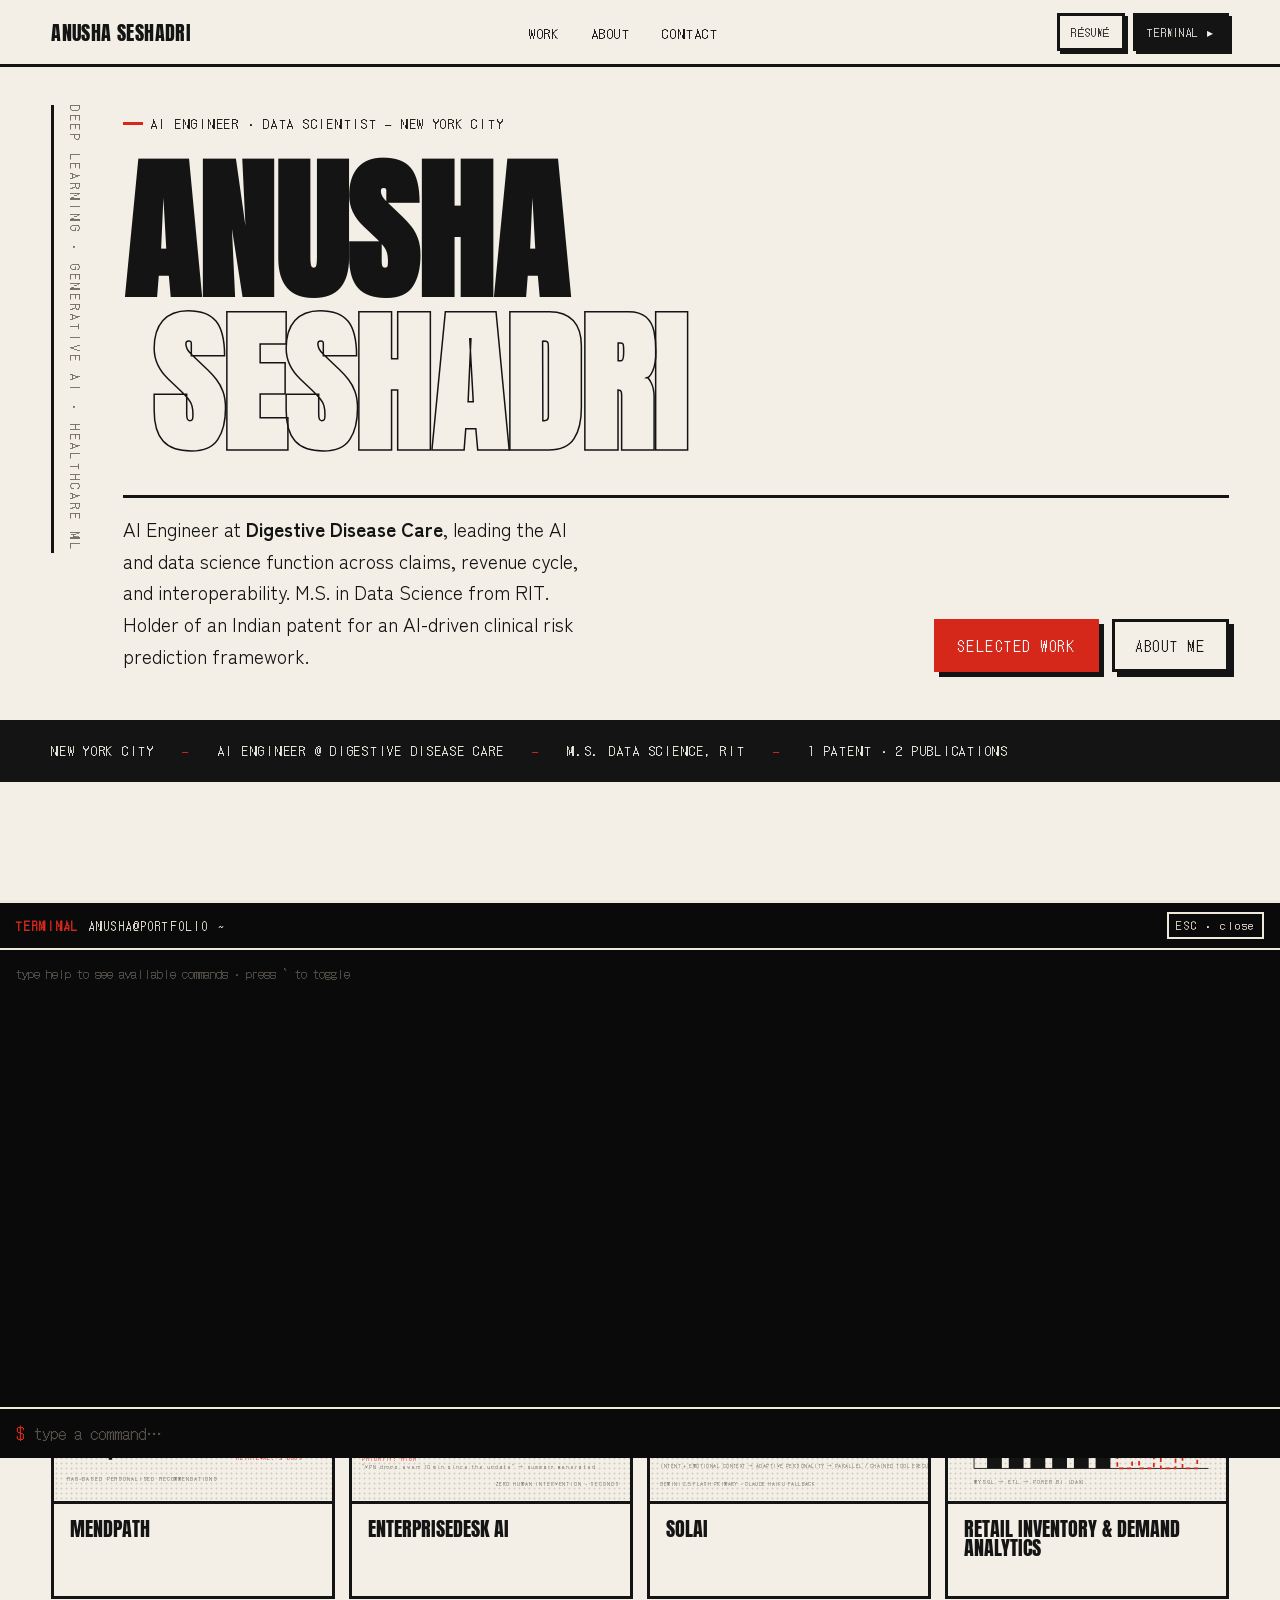
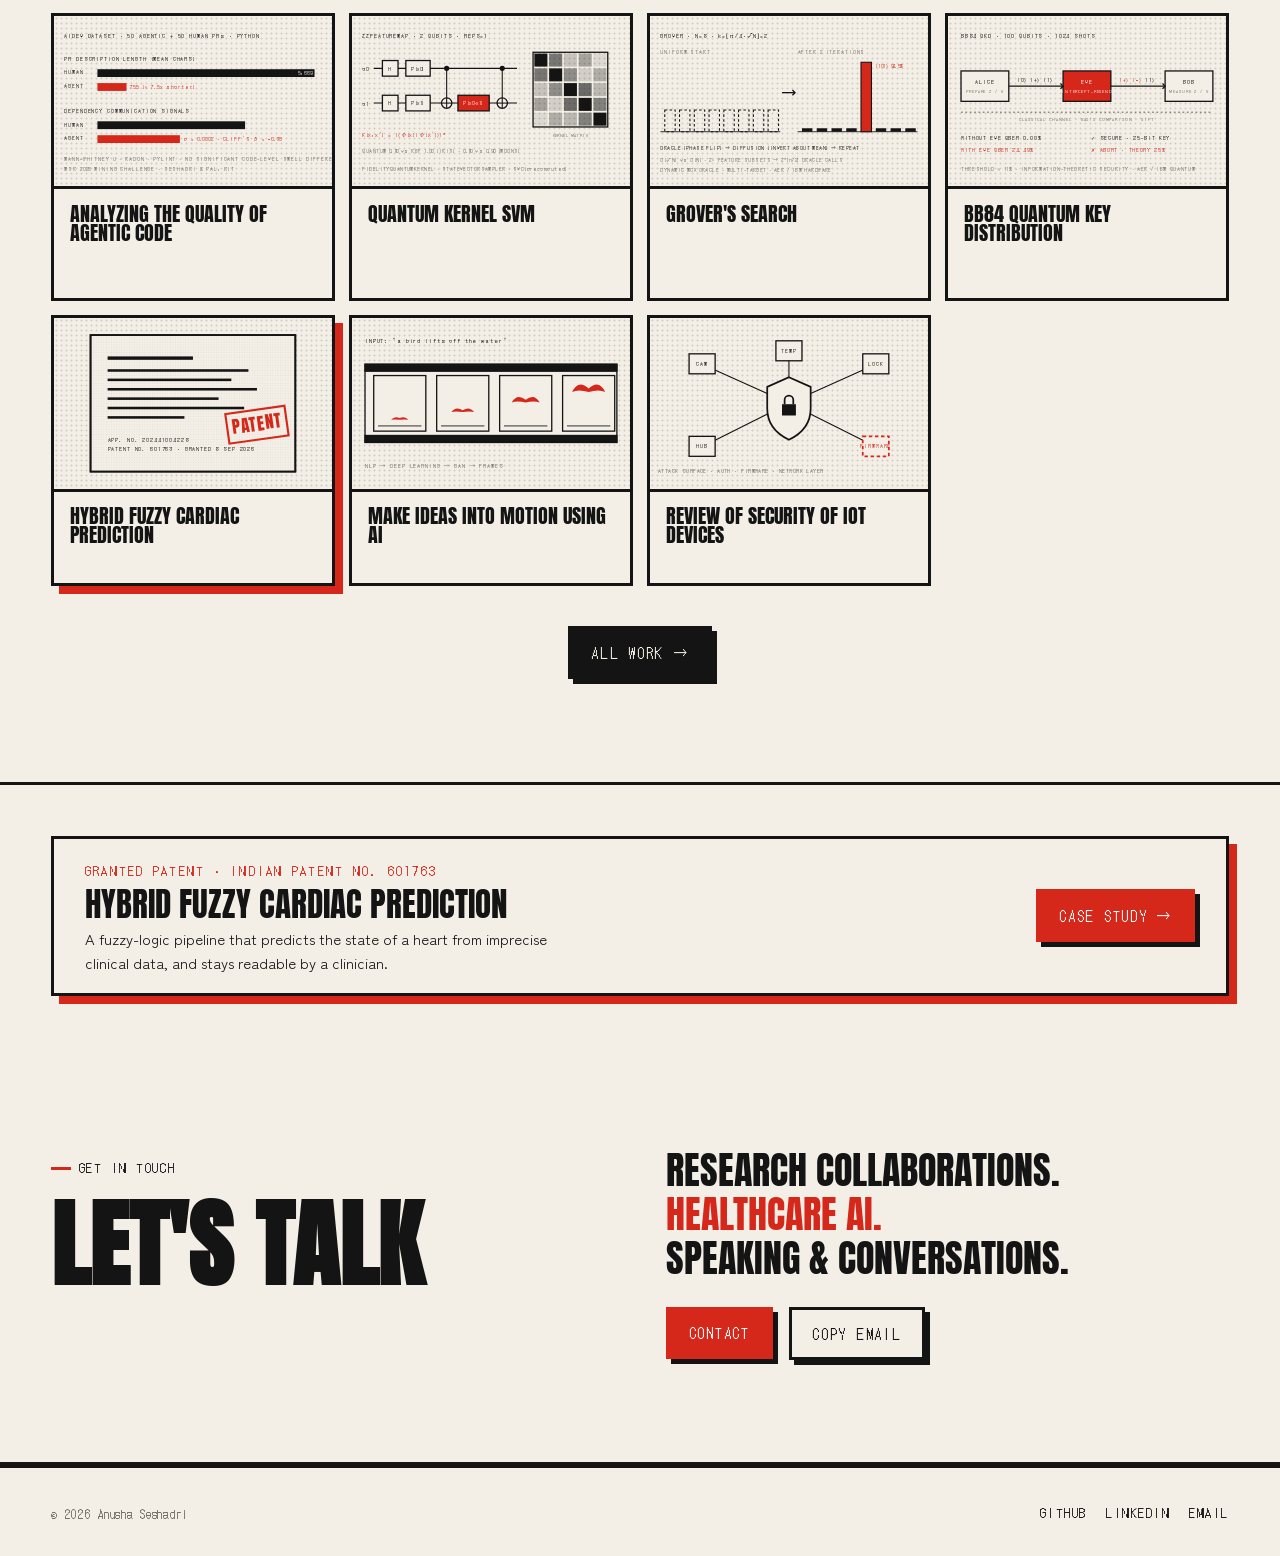
<file: index.html>
<!DOCTYPE html>
<html lang="en">
<head>
<meta charset="utf-8"/>
<meta name="viewport" content="width=device-width, initial-scale=1"/>
<title>Anusha Seshadri — AI Engineer</title>
<meta name="description" content="Anusha Seshadri — AI Engineer and Data Scientist in New York City. Deep learning, generative AI, and healthcare interoperability. MS Data Science, RIT. Patent holder."/>
<link rel="preconnect" href="https://fonts.googleapis.com"/>
<link rel="preconnect" href="https://fonts.gstatic.com" crossorigin/>
<link href="https://fonts.googleapis.com/css2?family=Anton&family=DotGothic16&family=Zen+Kaku+Gothic+New:wght@400;500;700&display=swap" rel="stylesheet"/>
<link rel="stylesheet" href="styles.css"/>
</head>
<body>

<header class="nav">
  <div class="wrap nav__in">
    <a class="nav__brand" href="index.html">Anusha Seshadri</a>
    <nav aria-label="primary"><ul class="nav__links">
      <li><a href="projects.html">Work</a></li>
      <li><a href="about.html">About</a></li>
      <li><a href="contact.html">Contact</a></li>
    </ul></nav>
    <div class="nav__tools">
      <a class="btn btn--sm" href="resume.html">Résumé</a>
      <button class="btn btn--sm btn--ink" type="button" data-term title="press ` anywhere">Terminal ▸</button>
    </div>
  </div>
</header>

<main>

  <section class="hero">
    <div class="wrap hero__grid">
      <div class="hero__vertical" aria-hidden="true">Deep learning · Generative AI · Healthcare ML</div>
      <div>
        <p class="eyebrow" data-reveal>AI Engineer · Data Scientist — New York City</p>
        <h1 class="hero__name" aria-label="Anusha Seshadri">
          <span class="l1" data-reveal style="--i:1">Anusha</span>
          <span class="l2 outline" data-reveal style="--i:2">Seshadri</span>
        </h1>
        <div class="hero__meta">
          <p class="hero__lede" data-reveal style="--i:3">
            AI Engineer at <b>Digestive Disease Care</b>, leading the AI and data science function across claims, revenue cycle, and interoperability. M.S. in Data Science from RIT. Holder of an Indian patent for an AI-driven clinical risk prediction framework.
          </p>
          <div class="hero__cta" data-reveal style="--i:4">
            <a class="btn btn--red" href="projects.html" data-cursor="GO">Selected work</a>
            <a class="btn" href="about.html">About me</a>
          </div>
        </div>
      </div>
    </div>
  </section>

  <div class="strip" aria-label="at a glance">
    <div class="wrap strip__in">
      <span>New York City</span>
      <span>AI Engineer @ Digestive Disease Care</span>
      <span>M.S. Data Science, RIT</span>
      <span>1 patent · 2 publications</span>
    </div>
  </div>

  <!-- ═══════════ SELECTED WORK ═══════════ -->
  <section id="work">
    <div class="wrap">
      <div class="row sp" style="align-items:end">
        <h2 class="h-section" data-reveal>Projects</h2>
        <p class="mono mute tiles__cap" data-reveal style="--i:1;font-size:.75rem;letter-spacing:.18em;text-transform:uppercase">15 entries · hover to reveal</p>
      </div>

      <div class="panels tiles">
        <a class="panel mini tile s3 panel--featured" href="projects.html#ngafid" data-reveal style="--i:0" data-cursor="VIEW">
          <div class="tile__still tone"><svg viewBox="0 0 640 360" role="img" aria-label="Flight telemetry with an anomalous subsequence flagged"> <defs><pattern id="g1" width="40" height="40" patternUnits="userSpaceOnUse"><path d="M40 0H0V40" fill="none" stroke="var(--ink)" stroke-opacity=".18"/></pattern></defs> <rect width="640" height="360" fill="url(#g1)"/> <text x="18" y="30" font-family="DotGothic16, monospace" font-size="13" fill="var(--ink)" letter-spacing="2">NGAFID · C172 · PITCH / ALT / RPM</text> <text x="622" y="30" text-anchor="end" font-family="DotGothic16, monospace" font-size="13" fill="var(--red)" letter-spacing="2">ANOMALY DETECTED</text> <polyline fill="none" stroke="var(--ink)" stroke-width="2.5" stroke-linejoin="round" points="0,220 30,214 60,226 90,210 120,218 150,205 180,215 210,208 240,220 270,212 300,218 330,200 360,240 380,150 395,262 410,120 425,275 440,105 455,250 470,160 485,230 500,205 530,214 560,206 590,218 620,210 640,214"/> <rect x="368" y="88" width="122" height="205" fill="none" stroke="var(--red)" stroke-width="3" stroke-dasharray="14 8"/> <path d="M368 88h20M368 88v20M490 88h-20M490 88v20M368 293h20M368 293v-20M490 293h-20M490 293v-20" stroke="var(--red)" stroke-width="5" fill="none"/> <text x="372" y="318" font-family="DotGothic16, monospace" font-size="13" fill="var(--red)" letter-spacing="2">SUBSEQ 4102–4388</text> <text x="18" y="340" font-family="DotGothic16, monospace" font-size="12" fill="var(--mute)" letter-spacing="1">OC-SVM → NEUROEVOLUTIONARY RNN (EXAMM) · 10,000+ ARCHITECTURES</text> </svg></div>
          <div class="panel__in"><h3 class="tile__title">Predictive Anomaly Detection in NGAFID</h3><span class="tile__cat">Deep learning research</span></div>
        </a>
        <a class="panel mini tile s3" href="projects.html#shadow360" data-reveal style="--i:1" data-cursor="VIEW">
          <div class="tile__still tone"><svg viewBox="0 0 640 360" role="img" aria-label="Assessment pipeline from exam to certification"> <g font-family="DotGothic16, monospace" font-size="12" letter-spacing="2" text-anchor="middle"> <rect x="30" y="140" width="120" height="70" fill="var(--paper)" stroke="var(--ink)" stroke-width="3"/><text x="90" y="170" fill="var(--ink)">EXAM</text><text x="90" y="190" fill="var(--mute)" font-size="10">SNAPSHOT</text> <rect x="185" y="140" width="120" height="70" fill="var(--paper)" stroke="var(--ink)" stroke-width="3"/><text x="245" y="170" fill="var(--ink)">SCORE</text><text x="245" y="190" fill="var(--mute)" font-size="10">SERVER-SIDE</text> <rect x="340" y="140" width="120" height="70" fill="var(--paper)" stroke="var(--ink)" stroke-width="3"/><text x="400" y="170" fill="var(--ink)">ELIGIBLE?</text><text x="400" y="190" fill="var(--mute)" font-size="10">RULE ENGINE</text> <rect x="495" y="140" width="120" height="70" fill="var(--red)" stroke="var(--ink)" stroke-width="3"/><text x="555" y="170" fill="#fff">CERT</text><text x="555" y="190" fill="#fff" font-size="10">IMMUTABLE</text> </g> <g stroke="var(--ink)" stroke-width="3" fill="none"><path d="M150 175h35M305 175h35M460 175h35"/><path d="M180 169l5 6-5 6M335 169l5 6-5 6M490 169l5 6-5 6"/></g> <g font-family="DotGothic16, monospace" font-size="13" letter-spacing="2" fill="var(--ink)"> <text x="30" y="40">SHADOW360 · ASSESSMENT ENGINE</text> <text x="610" y="40" text-anchor="end" fill="var(--red)">TIMER 14:32</text> <text x="30" y="270" fill="var(--mute)" font-size="12">JWT · RATE LIMITS · AUDIT LOG</text> <text x="610" y="270" text-anchor="end" fill="var(--mute)" font-size="12">NY CDPA · SHIELD ACT</text> </g> <g stroke="var(--ink)" stroke-width="3" fill="var(--paper)"><path d="M320 290 l22 10 v22 c0 18 -11 27 -22 32 c-11 -5 -22 -14 -22 -32 v-22z"/></g> </svg></div>
          <div class="panel__in"><h3 class="tile__title">shadow360</h3><span class="tile__cat">Healthcare platform</span></div>
        </a>
        <a class="panel mini tile s3" href="projects.html#kyron" data-reveal style="--i:2" data-cursor="VIEW">
          <div class="tile__still tone"><svg viewBox="0 0 640 360" role="img" aria-label="Chat and voice scheduling assistant with a booking tool call"> <g font-family="DotGothic16, monospace" font-size="12" letter-spacing="1.5"> <text x="30" y="34" fill="var(--ink)" letter-spacing="2" font-size="13">KYRON MEDICAL · CHAT + VOICE</text> <rect x="30" y="60" width="300" height="46" fill="var(--paper)" stroke="var(--ink)" stroke-width="3"/> <text x="44" y="80" fill="var(--ink)">I need to see a cardiologist</text><text x="44" y="97" fill="var(--mute)" font-size="10">PATIENT · 09:41</text> <rect x="70" y="122" width="300" height="62" fill="var(--ink)" stroke="var(--ink)" stroke-width="3"/> <text x="84" y="143" fill="var(--paper)">Dr. Sarah Chen — Cardiology</text><text x="84" y="160" fill="var(--paper)">Tue Apr 14, 9:00 AM. Book it?</text><text x="84" y="176" fill="var(--mute)" font-size="10">KYRON · CLAUDE</text> <rect x="30" y="200" width="200" height="38" fill="var(--red)" stroke="var(--ink)" stroke-width="3"/> <text x="44" y="224" fill="#fff" font-size="11">bookAppointment()</text> <text x="30" y="270" fill="var(--mute)" font-size="10">TOOL CALL → /api/book-appointment → SMS CONFIRMATION</text> </g> <g transform="translate(410 60)"> <rect x="0" y="0" width="200" height="220" fill="var(--paper)" stroke="var(--ink)" stroke-width="3"/> <text x="14" y="26" font-family="DotGothic16, monospace" font-size="11" fill="var(--red)" letter-spacing="2">VOICE · ACTIVE</text> <g fill="var(--ink)"> <rect x="20" y="100" width="6" height="30"/><rect x="34" y="80" width="6" height="70"/><rect x="48" y="60" width="6" height="110"/><rect x="62" y="90" width="6" height="50"/><rect x="76" y="50" width="6" height="130"/><rect x="90" y="85" width="6" height="60"/><rect x="104" y="70" width="6" height="90"/><rect x="118" y="95" width="6" height="40"/><rect x="132" y="55" width="6" height="120"/><rect x="146" y="90" width="6" height="50"/><rect x="160" y="105" width="6" height="20"/><rect x="174" y="80" width="6" height="70"/> </g> <text x="14" y="200" font-family="DotGothic16, monospace" font-size="10" fill="var(--mute)" letter-spacing="1">DEEPGRAM → CLAUDE → VAPI</text> </g> <text x="30" y="340" font-family="DotGothic16, monospace" font-size="12" fill="var(--mute)" letter-spacing="1">SCHEDULING · REFILLS · PRACTICE FAQ · 24/7</text> </svg></div>
          <div class="panel__in"><h3 class="tile__title">Kyron Medical</h3><span class="tile__cat">Healthcare AI</span></div>
        </a>
        <a class="panel mini tile s3" href="projects.html#yogisync" data-reveal style="--i:3" data-cursor="VIEW">
          <div class="tile__still tone"><svg viewBox="0 0 640 360" role="img" aria-label="Pose-detection skeleton in tree pose"> <g stroke="var(--ink)" stroke-width="4" stroke-linecap="round" fill="none"> <line x1="320" y1="92" x2="320" y2="200"/><line x1="280" y1="112" x2="360" y2="112"/> <line x1="280" y1="112" x2="252" y2="72"/><line x1="252" y1="72" x2="300" y2="26"/> <line x1="360" y1="112" x2="388" y2="72"/><line x1="388" y1="72" x2="340" y2="26"/> <line x1="295" y1="200" x2="345" y2="200"/> <line x1="345" y1="200" x2="347" y2="272"/><line x1="347" y1="272" x2="349" y2="342"/> <line x1="295" y1="200" x2="250" y2="238"/><line x1="250" y1="238" x2="335" y2="250"/> </g> <circle cx="320" cy="66" r="22" fill="var(--paper)" stroke="var(--ink)" stroke-width="4"/> <g fill="var(--red)" stroke="var(--ink)" stroke-width="2"> <circle cx="280" cy="112" r="6"/><circle cx="360" cy="112" r="6"/><circle cx="252" cy="72" r="6"/><circle cx="388" cy="72" r="6"/> <circle cx="300" cy="26" r="6"/><circle cx="340" cy="26" r="6"/><circle cx="295" cy="200" r="6"/><circle cx="345" cy="200" r="6"/> <circle cx="347" cy="272" r="6"/><circle cx="349" cy="342" r="6"/><circle cx="250" cy="238" r="6"/><circle cx="335" cy="250" r="6"/> </g> <g font-family="DotGothic16, monospace" font-size="13" letter-spacing="2" fill="var(--ink)"> <text x="18" y="30">POSE: TREE</text><text x="18" y="52" fill="var(--red)">CONF 0.94</text> <text x="622" y="30" text-anchor="end">L_KNEE 47°</text><text x="622" y="52" text-anchor="end">HIPS LEVEL ✓</text> <text x="622" y="340" text-anchor="end" fill="var(--mute)" font-size="12">MEDIAPIPE · 33 LANDMARKS · RANDOM FOREST</text> </g> </svg></div>
          <div class="panel__in"><h3 class="tile__title">YogiSync</h3><span class="tile__cat">Computer vision</span></div>
        </a>
        <a class="panel mini tile s3" href="projects.html#mendpath" data-reveal style="--i:0" data-cursor="VIEW">
          <div class="tile__still tone"><svg viewBox="0 0 640 360" role="img" aria-label="Voice waveform with an emotion readout"> <g fill="var(--ink)"> <rect x="30" y="170" width="8" height="20"/><rect x="46" y="150" width="8" height="60"/><rect x="62" y="120" width="8" height="120"/><rect x="78" y="160" width="8" height="40"/> <rect x="94" y="100" width="8" height="160"/><rect x="110" y="140" width="8" height="80"/><rect x="126" y="80" width="8" height="200"/><rect x="142" y="150" width="8" height="60"/> <rect x="158" y="110" width="8" height="140"/><rect x="174" y="165" width="8" height="30"/><rect x="190" y="130" width="8" height="100"/><rect x="206" y="90" width="8" height="180"/> <rect x="222" y="150" width="8" height="60"/><rect x="238" y="120" width="8" height="120"/><rect x="254" y="170" width="8" height="20"/><rect x="270" y="140" width="8" height="80"/> <rect x="286" y="100" width="8" height="160"/><rect x="302" y="160" width="8" height="40"/><rect x="318" y="130" width="8" height="100"/><rect x="334" y="175" width="8" height="10"/> <rect x="350" y="150" width="8" height="60"/><rect x="366" y="165" width="8" height="30"/> </g> <g font-family="DotGothic16, monospace" font-size="13" letter-spacing="2" fill="var(--ink)"> <text x="30" y="40">VOICE · MULTIMODAL LLM · SESSION 07</text> <text x="30" y="330" fill="var(--mute)" font-size="12">RAG-BASED PERSONALISED RECOMMENDATIONS</text> <text x="420" y="100">CALM</text><rect x="420" y="108" width="190" height="16" fill="none" stroke="var(--ink)" stroke-width="2"/><rect x="420" y="108" width="140" height="16" fill="var(--ink)"/> <text x="420" y="160">ENGAGEMENT</text><rect x="420" y="168" width="190" height="16" fill="none" stroke="var(--ink)" stroke-width="2"/><rect x="420" y="168" width="82" height="16" fill="var(--ink)"/> <text x="420" y="220">STRESS</text><rect x="420" y="228" width="190" height="16" fill="none" stroke="var(--ink)" stroke-width="2"/><rect x="420" y="228" width="36" height="16" fill="var(--red)"/> <text x="420" y="280" fill="var(--red)">RETRIEVAL: 4 DOCS</text> </g> </svg></div>
          <div class="panel__in"><h3 class="tile__title">MendPath</h3><span class="tile__cat">Generative AI</span></div>
        </a>
        <a class="panel mini tile s3" href="projects.html#enterprisedesk" data-reveal style="--i:1" data-cursor="VIEW">
          <div class="tile__still tone"><svg viewBox="0 0 640 360" role="img" aria-label="IT request triaged by Claude into a ServiceNow incident and Slack alert"> <g font-family="DotGothic16, monospace" font-size="11" letter-spacing="1.5" text-anchor="middle"> <rect x="24" y="130" width="104" height="60" fill="var(--paper)" stroke="var(--ink)" stroke-width="3"/><text x="76" y="156" fill="var(--ink)">IT REQUEST</text><text x="76" y="174" fill="var(--mute)" font-size="9">SERVICENOW FORM</text> <rect x="160" y="130" width="104" height="60" fill="var(--paper)" stroke="var(--ink)" stroke-width="3"/><text x="212" y="156" fill="var(--ink)">FLOW</text><text x="212" y="174" fill="var(--mute)" font-size="9">DESIGNER</text> <rect x="296" y="118" width="120" height="84" fill="var(--red)" stroke="var(--ink)" stroke-width="3"/><text x="356" y="150" fill="#fff" font-size="13">CLAUDE</text><text x="356" y="168" fill="#fff" font-size="9">TRIAGE</text><text x="356" y="186" fill="#fff" font-size="9">ASYNC BUSINESS RULE</text> <rect x="448" y="88" width="104" height="52" fill="var(--paper)" stroke="var(--ink)" stroke-width="3"/><text x="500" y="112" fill="var(--ink)">INCIDENT</text><text x="500" y="128" fill="var(--mute)" font-size="9">AUTO-CREATED</text> <rect x="448" y="178" width="104" height="52" fill="var(--ink)" stroke="var(--ink)" stroke-width="3"/><text x="500" y="202" fill="var(--paper)">SLACK</text><text x="500" y="218" fill="var(--mute)" font-size="9">WEBHOOK</text> </g> <g stroke="var(--ink)" stroke-width="3" fill="none"><path d="M128 160h32M264 160h32M416 140l32-26M416 180l32 24"/></g> <g font-family="DotGothic16, monospace" font-size="12" letter-spacing="2" fill="var(--ink)"> <text x="24" y="36" font-size="13">ENTERPRISEDESK AI · SERVICENOW PDI</text> <text x="24" y="262" fill="var(--red)">CATEGORY: NETWORK</text><text x="24" y="282" fill="var(--red)">PRIORITY: HIGH</text> <text x="24" y="302" fill="var(--mute)" font-size="11">"VPN drops every 10 min since the update" → summary generated</text> <text x="616" y="340" text-anchor="end" fill="var(--mute)" font-size="11">ZERO HUMAN INTERVENTION · SECONDS</text> </g> </svg></div>
          <div class="panel__in"><h3 class="tile__title">EnterpriseDesk AI</h3><span class="tile__cat">Enterprise AI</span></div>
        </a>
        <a class="panel mini tile s3" href="projects.html#solai" data-reveal style="--i:2" data-cursor="VIEW">
          <div class="tile__still tone"><svg viewBox="0 0 640 360" role="img" aria-label="Three-tier memory stack feeding a tool orchestrator"> <g font-family="DotGothic16, monospace" font-size="11" letter-spacing="1.5"> <text x="24" y="34" fill="var(--ink)" font-size="13" letter-spacing="2">SOLAI V2 · MEMORY × TOOLS</text> <rect x="24" y="60" width="270" height="52" fill="var(--paper)" stroke="var(--ink)" stroke-width="3"/><text x="38" y="82" fill="var(--ink)">WORKING · REDIS</text><text x="38" y="100" fill="var(--mute)" font-size="10">&lt; 5 MIN · INSTANT</text> <rect x="24" y="126" width="270" height="52" fill="var(--paper)" stroke="var(--ink)" stroke-width="3"/><text x="38" y="148" fill="var(--ink)">SESSION · SUPABASE</text><text x="38" y="166" fill="var(--mute)" font-size="10">DAYS – WEEKS · PERSISTENT</text> <rect x="24" y="192" width="270" height="52" fill="var(--ink)" stroke="var(--ink)" stroke-width="3"/><text x="38" y="214" fill="var(--paper)">LONG-TERM · PINECONE</text><text x="38" y="232" fill="var(--mute)" font-size="10">PERMANENT · SEMANTIC SEARCH</text> </g> <g stroke="var(--ink)" stroke-width="3" fill="none"><path d="M294 86h40M294 152h40M294 218h40M334 86v132M334 152h40"/></g> <g font-family="DotGothic16, monospace" font-size="11" letter-spacing="1.5" text-anchor="middle"> <rect x="374" y="122" width="110" height="60" fill="var(--red)" stroke="var(--ink)" stroke-width="3"/><text x="429" y="148" fill="#fff" font-size="12">ORCHESTRATOR</text><text x="429" y="166" fill="#fff" font-size="9">87 MCP TOOLS</text> <g stroke="var(--ink)" stroke-width="2.5" fill="none"><path d="M484 152h30M514 152v-90M514 152v90M514 62h30M514 107h30M514 152h30M514 197h30M514 242h30M514 107v0"/></g> <g fill="var(--paper)" stroke="var(--ink)" stroke-width="2.5"><rect x="544" y="50" width="72" height="24"/><rect x="544" y="95" width="72" height="24"/><rect x="544" y="140" width="72" height="24"/><rect x="544" y="185" width="72" height="24"/><rect x="544" y="230" width="72" height="24"/></g> <g fill="var(--ink)" font-size="9"><text x="580" y="66">GMAIL</text><text x="580" y="111">TWILIO</text><text x="580" y="156">CALENDAR</text><text x="580" y="201">CRM</text><text x="580" y="246">MARKET</text></g> </g> <text x="24" y="300" font-family="DotGothic16, monospace" font-size="11" fill="var(--mute)" letter-spacing="1">INTENT + EMOTIONAL CONTEXT → ADAPTIVE PERSONALITY → PARALLEL / CHAINED TOOL EXECUTION</text> <text x="24" y="340" font-family="DotGothic16, monospace" font-size="11" fill="var(--mute)" letter-spacing="1">GEMINI 2.5 FLASH PRIMARY · CLAUDE HAIKU FALLBACK</text> </svg></div>
          <div class="panel__in"><h3 class="tile__title">SolAI</h3><span class="tile__cat">Agentic AI</span></div>
        </a>
        <a class="panel mini tile s3" href="projects.html#retail" data-reveal style="--i:3" data-cursor="VIEW">
          <div class="tile__still tone"><svg viewBox="0 0 640 360" role="img" aria-label="Sales bars with a dotted demand forecast"> <g stroke="var(--ink)" stroke-width="2"><line x1="60" y1="300" x2="600" y2="300"/><line x1="60" y1="60" x2="60" y2="300"/></g> <g fill="var(--ink)"><rect x="90" y="220" width="34" height="80"/><rect x="140" y="190" width="34" height="110"/><rect x="190" y="205" width="34" height="95"/><rect x="240" y="160" width="34" height="140"/><rect x="290" y="175" width="34" height="125"/><rect x="340" y="130" width="34" height="170"/></g> <g fill="none" stroke="var(--red)" stroke-width="4" stroke-dasharray="10 8"><rect x="390" y="120" width="34" height="180"/><rect x="440" y="105" width="34" height="195"/><rect x="490" y="95" width="34" height="205"/><rect x="540" y="80" width="34" height="220"/></g> <polyline fill="none" stroke="var(--red)" stroke-width="3" points="107,200 157,175 207,188 257,145 307,160 357,115 407,105 457,90 507,80 557,66"/> <g font-family="DotGothic16, monospace" font-size="13" letter-spacing="2" fill="var(--ink)"> <text x="60" y="40">SALES · INVENTORY · KPI</text><text x="600" y="40" text-anchor="end" fill="var(--red)">FORECAST →</text> <text x="60" y="335" fill="var(--mute)" font-size="12">MYSQL → ETL → POWER BI (DAX)</text> </g> </svg></div>
          <div class="panel__in"><h3 class="tile__title">Retail Inventory &amp; Demand Analytics</h3><span class="tile__cat">Data engineering</span></div>
        </a>
        <a class="panel mini tile s3" href="projects.html#agentic-prs" data-reveal style="--i:0" data-cursor="VIEW">
          <div class="tile__still tone"><svg viewBox="0 0 640 360" role="img" aria-label="Human versus agentic pull-request description length and dependency signals"> <g font-family="DotGothic16, monospace" font-size="12" letter-spacing="2" fill="var(--ink)"> <text x="24" y="34" font-size="13">AIDEV DATASET · 50 AGENTIC + 50 HUMAN PRs · PYTHON</text> <text x="24" y="86">PR DESCRIPTION LENGTH (MEAN CHARS)</text> <text x="24" y="118" font-size="11">HUMAN</text><rect x="100" y="106" width="500" height="18" fill="var(--ink)"/><text x="596" y="120" text-anchor="end" fill="var(--paper)" font-size="11">5,669</text> <text x="24" y="150" font-size="11">AGENT</text><rect x="100" y="138" width="67" height="18" fill="var(--red)"/><text x="176" y="152" fill="var(--red)" font-size="11">755  (≈ 7.5× shorter)</text> <text x="24" y="206">DEPENDENCY COMMUNICATION SIGNALS</text> <text x="24" y="238" font-size="11">HUMAN</text><rect x="100" y="226" width="340" height="18" fill="var(--ink)"/> <text x="24" y="270" font-size="11">AGENT</text><rect x="100" y="258" width="190" height="18" fill="var(--red)"/><text x="300" y="272" fill="var(--red)" font-size="11">p = 0.0002 · CLIFF'S δ = −0.36</text> <text x="24" y="318" fill="var(--mute)" font-size="11">MANN–WHITNEY U · RADON · PYLINT · NO SIGNIFICANT CODE-LEVEL SMELL DIFFERENCE</text> <text x="24" y="340" fill="var(--mute)" font-size="11">MSR 2026 MINING CHALLENGE · SESHADRI &amp; PAL, RIT</text> </g> </svg></div>
          <div class="panel__in"><h3 class="tile__title">Analyzing the Quality of Agentic Code</h3><span class="tile__cat">Empirical software engineering research</span></div>
        </a>
        <a class="panel mini tile s3" href="projects.html#qsvm" data-reveal style="--i:1" data-cursor="VIEW">
          <div class="tile__still tone"><svg viewBox="0 0 640 360" role="img" aria-label="ZZFeatureMap circuit and a quantum kernel matrix"> <g font-family="DotGothic16, monospace" font-size="12" letter-spacing="2" fill="var(--ink)"> <text x="24" y="34" font-size="13">ZZFEATUREMAP · 2 QUBITS · REPS=1</text> <text x="24" y="110" font-size="11">q0</text><text x="24" y="190" font-size="11">q1</text> </g> <g stroke="var(--ink)" stroke-width="2.5"><line x1="50" y1="104" x2="380" y2="104"/><line x1="50" y1="184" x2="380" y2="184"/></g> <g font-family="DotGothic16, monospace" font-size="11" text-anchor="middle" letter-spacing="1"> <rect x="70" y="86" width="36" height="36" fill="var(--paper)" stroke="var(--ink)" stroke-width="3"/><text x="88" y="109" fill="var(--ink)">H</text> <rect x="70" y="166" width="36" height="36" fill="var(--paper)" stroke="var(--ink)" stroke-width="3"/><text x="88" y="189" fill="var(--ink)">H</text> <rect x="124" y="86" width="56" height="36" fill="var(--paper)" stroke="var(--ink)" stroke-width="3"/><text x="152" y="109" fill="var(--ink)">P(x0)</text> <rect x="124" y="166" width="56" height="36" fill="var(--paper)" stroke="var(--ink)" stroke-width="3"/><text x="152" y="189" fill="var(--ink)">P(x1)</text> <circle cx="218" cy="104" r="6" fill="var(--ink)"/><line x1="218" y1="104" x2="218" y2="184" stroke="var(--ink)" stroke-width="2.5"/><circle cx="218" cy="184" r="12" fill="var(--paper)" stroke="var(--ink)" stroke-width="3"/><line x1="218" y1="172" x2="218" y2="196" stroke="var(--ink)" stroke-width="2.5"/><line x1="206" y1="184" x2="230" y2="184" stroke="var(--ink)" stroke-width="2.5"/> <rect x="244" y="166" width="72" height="36" fill="var(--red)" stroke="var(--ink)" stroke-width="3"/><text x="280" y="189" fill="#fff">P(x0·x1)</text> <circle cx="346" cy="104" r="6" fill="var(--ink)"/><line x1="346" y1="104" x2="346" y2="184" stroke="var(--ink)" stroke-width="2.5"/><circle cx="346" cy="184" r="12" fill="var(--paper)" stroke="var(--ink)" stroke-width="3"/><line x1="346" y1="172" x2="346" y2="196" stroke="var(--ink)" stroke-width="2.5"/><line x1="334" y1="184" x2="358" y2="184" stroke="var(--ink)" stroke-width="2.5"/> </g> <g transform="translate(420 70)"> <g fill="var(--ink)"> <rect x="0" y="0" width="30" height="30"/><rect x="34" y="0" width="30" height="30" fill-opacity=".55"/><rect x="68" y="0" width="30" height="30" fill-opacity=".2"/><rect x="102" y="0" width="30" height="30" fill-opacity=".35"/><rect x="136" y="0" width="30" height="30" fill-opacity=".1"/> <rect x="0" y="34" width="30" height="30" fill-opacity=".55"/><rect x="34" y="34" width="30" height="30"/><rect x="68" y="34" width="30" height="30" fill-opacity=".45"/><rect x="102" y="34" width="30" height="30" fill-opacity=".15"/><rect x="136" y="34" width="30" height="30" fill-opacity=".3"/> <rect x="0" y="68" width="30" height="30" fill-opacity=".2"/><rect x="34" y="68" width="30" height="30" fill-opacity=".45"/><rect x="68" y="68" width="30" height="30"/><rect x="102" y="68" width="30" height="30" fill-opacity=".6"/><rect x="136" y="68" width="30" height="30" fill-opacity=".25"/> <rect x="0" y="102" width="30" height="30" fill-opacity=".35"/><rect x="34" y="102" width="30" height="30" fill-opacity=".15"/><rect x="68" y="102" width="30" height="30" fill-opacity=".6"/><rect x="102" y="102" width="30" height="30"/><rect x="136" y="102" width="30" height="30" fill-opacity=".5"/> <rect x="0" y="136" width="30" height="30" fill-opacity=".1"/><rect x="34" y="136" width="30" height="30" fill-opacity=".3"/><rect x="68" y="136" width="30" height="30" fill-opacity=".25"/><rect x="102" y="136" width="30" height="30" fill-opacity=".5"/><rect x="136" y="136" width="30" height="30"/> </g> <rect x="-3" y="-3" width="172" height="172" fill="none" stroke="var(--ink)" stroke-width="3"/> <text x="83" y="192" text-anchor="middle" font-family="DotGothic16, monospace" font-size="10" fill="var(--mute)" letter-spacing="1">KERNEL MATRIX</text> </g> <text x="24" y="262" font-family="DotGothic16, monospace" font-size="12" fill="var(--red)" letter-spacing="1">K(x,x') = |⟨φ(x)|φ(x')⟩|²</text> <text x="24" y="300" font-family="DotGothic16, monospace" font-size="11" fill="var(--mute)" letter-spacing="1">QUANTUM 0.80 vs RBF 1.00 (IRIS) · 0.80 vs 0.90 (MOONS)</text> <text x="24" y="340" font-family="DotGothic16, monospace" font-size="11" fill="var(--mute)" letter-spacing="1">FIDELITYQUANTUMKERNEL · STATEVECTORSAMPLER · SVC(precomputed)</text> </svg></div>
          <div class="panel__in"><h3 class="tile__title">Quantum Kernel SVM</h3><span class="tile__cat">Quantum machine learning</span></div>
        </a>
        <a class="panel mini tile s3" href="projects.html#grover" data-reveal style="--i:2" data-cursor="VIEW">
          <div class="tile__still tone"><svg viewBox="0 0 640 360" role="img" aria-label="Amplitude amplification: uniform amplitudes become one tall target bar"> <g font-family="DotGothic16, monospace" font-size="12" letter-spacing="2" fill="var(--ink)"> <text x="24" y="34" font-size="13">GROVER · N=8 · k=⌊π/4·√N⌋=2</text> <text x="24" y="70" fill="var(--mute)" font-size="11">UNIFORM START</text> <text x="340" y="70" fill="var(--mute)" font-size="11">AFTER 2 ITERATIONS</text> </g> <g stroke="var(--ink)" stroke-width="2"><line x1="24" y1="250" x2="300" y2="250"/><line x1="340" y1="250" x2="616" y2="250"/></g> <g fill="none" stroke="var(--ink)" stroke-width="2.5" stroke-dasharray="6 5"> <rect x="34" y="200" width="24" height="50"/><rect x="68" y="200" width="24" height="50"/><rect x="102" y="200" width="24" height="50"/><rect x="136" y="200" width="24" height="50"/><rect x="170" y="200" width="24" height="50"/><rect x="204" y="200" width="24" height="50"/><rect x="238" y="200" width="24" height="50"/><rect x="272" y="200" width="24" height="50"/> </g> <g fill="var(--ink)"> <rect x="350" y="242" width="24" height="8"/><rect x="384" y="242" width="24" height="8"/><rect x="418" y="242" width="24" height="8"/><rect x="452" y="242" width="24" height="8"/><rect x="520" y="242" width="24" height="8"/><rect x="554" y="242" width="24" height="8"/><rect x="588" y="242" width="24" height="8"/> </g> <rect x="486" y="90" width="24" height="160" fill="var(--red)" stroke="var(--ink)" stroke-width="2.5"/> <text x="518" y="104" text-anchor="start" font-family="DotGothic16, monospace" font-size="11" fill="var(--red)" letter-spacing="1">|101⟩ 94.5%</text> <path d="M304 160h30" stroke="var(--ink)" stroke-width="3" fill="none"/><path d="M328 154l6 6-6 6" stroke="var(--ink)" stroke-width="3" fill="none"/> <text x="24" y="292" font-family="DotGothic16, monospace" font-size="11" fill="var(--ink)" letter-spacing="1">ORACLE (PHASE FLIP) → DIFFUSION (INVERT ABOUT MEAN) → REPEAT</text> <text x="24" y="320" font-family="DotGothic16, monospace" font-size="11" fill="var(--mute)" letter-spacing="1">O(√N) vs O(N) · 2ⁿ FEATURE SUBSETS → 2^(n/2) ORACLE CALLS</text> <text x="24" y="342" font-family="DotGothic16, monospace" font-size="11" fill="var(--mute)" letter-spacing="1">DYNAMIC MCX ORACLE · MULTI-TARGET · AER / IBM HARDWARE</text> </svg></div>
          <div class="panel__in"><h3 class="tile__title">Grover's Search</h3><span class="tile__cat">Quantum algorithms</span></div>
        </a>
        <a class="panel mini tile s3" href="projects.html#bb84" data-reveal style="--i:3" data-cursor="VIEW">
          <div class="tile__still tone"><svg viewBox="0 0 640 360" role="img" aria-label="Alice sends qubits to Bob; Eve intercepts and raises the error rate"> <g font-family="DotGothic16, monospace" font-size="12" letter-spacing="2" text-anchor="middle"> <rect x="30" y="110" width="110" height="70" fill="var(--paper)" stroke="var(--ink)" stroke-width="3"/><text x="85" y="140" fill="var(--ink)" font-size="13">ALICE</text><text x="85" y="160" fill="var(--mute)" font-size="10">PREPARE Z / X</text> <rect x="265" y="110" width="110" height="70" fill="var(--red)" stroke="var(--ink)" stroke-width="3"/><text x="320" y="140" fill="#fff" font-size="13">EVE</text><text x="320" y="160" fill="#fff" font-size="10">INTERCEPT–RESEND</text> <rect x="500" y="110" width="110" height="70" fill="var(--paper)" stroke="var(--ink)" stroke-width="3"/><text x="555" y="140" fill="var(--ink)" font-size="13">BOB</text><text x="555" y="160" fill="var(--mute)" font-size="10">MEASURE Z / X</text> </g> <g stroke="var(--ink)" stroke-width="3" fill="none"><path d="M140 145h125M375 145h125"/><path d="M259 139l6 6-6 6M494 139l6 6-6 6"/></g> <g font-family="DotGothic16, monospace" font-size="12" fill="var(--ink)" text-anchor="middle" letter-spacing="1"> <text x="170" y="136">|0⟩</text><text x="200" y="136">|+⟩</text><text x="230" y="136">|1⟩</text> <text x="405" y="136" fill="var(--red)">|+⟩</text><text x="435" y="136" fill="var(--red)">|−⟩</text><text x="465" y="136">|1⟩</text> </g> <path d="M30 205 h580" stroke="var(--ink)" stroke-width="1.5" stroke-dasharray="4 6"/> <text x="320" y="225" text-anchor="middle" font-family="DotGothic16, monospace" font-size="10" fill="var(--mute)" letter-spacing="2">CLASSICAL CHANNEL · BASIS COMPARISON · SIFT</text> <g font-family="DotGothic16, monospace" font-size="12" letter-spacing="1.5"> <text x="30" y="34" fill="var(--ink)" font-size="13" letter-spacing="2">BB84 QKD · 100 QUBITS · 1024 SHOTS</text> <text x="30" y="270" fill="var(--ink)">WITHOUT EVE   QBER  0.00%</text><text x="330" y="270" fill="var(--ink)">✓ SECURE · 25-BIT KEY</text> <text x="30" y="296" fill="var(--red)">WITH EVE      QBER 24.49%</text><text x="330" y="296" fill="var(--red)">✗ ABORT · THEORY 25%</text> <text x="30" y="340" fill="var(--mute)" font-size="11">THRESHOLD ≈ 11% · INFORMATION-THEORETIC SECURITY · AER / IBM QUANTUM</text> </g> </svg></div>
          <div class="panel__in"><h3 class="tile__title">BB84 Quantum Key Distribution</h3><span class="tile__cat">Quantum cryptography</span></div>
        </a>
        <a class="panel mini tile s3 panel--featured" href="patent.html" data-reveal style="--i:0" data-cursor="VIEW">
          <div class="tile__still tone"><svg viewBox="0 0 640 400" role="img" aria-label="Patent document"> <defs><pattern id="tone3" width="6" height="6" patternUnits="userSpaceOnUse"><circle cx="3" cy="3" r=".9" fill="var(--ink)" fill-opacity=".18"/></pattern></defs> <g stroke="var(--ink)" stroke-width="4"><rect x="80" y="40" width="480" height="320" fill="var(--paper)"/><rect x="80" y="40" width="480" height="320" fill="url(#tone3)"/></g> <g fill="var(--ink)"> <rect x="120" y="90" width="200" height="8"/><rect x="120" y="120" width="330" height="6"/><rect x="120" y="142" width="290" height="6"/> <rect x="120" y="164" width="350" height="6"/><rect x="120" y="186" width="260" height="6"/><rect x="120" y="208" width="320" height="6"/><rect x="120" y="230" width="180" height="6"/> </g> <g font-family="DotGothic16, monospace" font-size="13" letter-spacing="2" fill="var(--ink)"> <text x="120" y="290">APP. NO. 202441004228</text> <text x="120" y="312">PATENT NO. 601763 · GRANTED 8 SEP 2026</text> </g> <g transform="rotate(-8 470 250)"> <rect x="400" y="215" width="140" height="70" fill="none" stroke="var(--red)" stroke-width="5"/> <text x="470" y="264" text-anchor="middle" font-family="Anton, Impact, sans-serif" font-size="40" fill="var(--red)" letter-spacing="2">PATENT</text> </g> </svg></div>
          <div class="panel__in"><h3 class="tile__title">Hybrid Fuzzy Cardiac Prediction</h3><span class="tile__cat">Granted patent</span></div>
        </a>
        <a class="panel mini tile s3" href="projects.html#motion" data-reveal style="--i:1" data-cursor="VIEW">
          <div class="tile__still tone"><svg viewBox="0 0 640 360" role="img" aria-label="Text turning into a film strip of motion"> <g font-family="DotGothic16, monospace" font-size="13" letter-spacing="2" fill="var(--ink)"> <text x="30" y="40">INPUT: "a bird lifts off the water"</text> <text x="30" y="330" fill="var(--mute)" font-size="12">NLP → DEEP LEARNING → GAN → FRAMES</text> </g> <g stroke="var(--ink)" stroke-width="3" fill="var(--paper)"> <rect x="30" y="90" width="580" height="180"/> <g fill="var(--ink)"><rect x="30" y="90" width="580" height="16"/><rect x="30" y="254" width="580" height="16"/></g> <rect x="50" y="116" width="120" height="128"/><rect x="195" y="116" width="120" height="128"/><rect x="340" y="116" width="120" height="128"/><rect x="485" y="116" width="120" height="128"/> </g> <g fill="var(--red)"> <path d="M110 214 q-12 -6 -20 4 q8 -2 20 0 q12 -2 20 0 q-8 -10 -20 -4z"/> <path d="M255 196 q-16 -10 -26 4 q10 -3 26 0 q16 -3 26 0 q-10 -14 -26 -4z"/> <path d="M400 172 q-20 -16 -32 6 q12 -5 32 0 q20 -5 32 0 q-12 -22 -32 -6z"/> <path d="M545 146 q-24 -22 -38 8 q14 -7 38 0 q24 -7 38 0 q-14 -30 -38 -8z"/> </g> <g stroke="var(--ink)" stroke-width="2"><line x1="60" y1="232" x2="160" y2="232"/><line x1="205" y1="232" x2="305" y2="232"/><line x1="350" y1="232" x2="450" y2="232"/><line x1="495" y1="232" x2="595" y2="232"/></g> </svg></div>
          <div class="panel__in"><h3 class="tile__title">Make Ideas into Motion using AI</h3><span class="tile__cat">Publication</span></div>
        </a>
        <a class="panel mini tile s3" href="projects.html#iot" data-reveal style="--i:2" data-cursor="VIEW">
          <div class="tile__still tone"><svg viewBox="0 0 640 360" role="img" aria-label="IoT devices around a hub, one flagged"> <g stroke="var(--ink)" stroke-width="2.5" fill="none"> <line x1="320" y1="180" x2="120" y2="90"/><line x1="320" y1="180" x2="520" y2="90"/><line x1="320" y1="180" x2="120" y2="280"/><line x1="320" y1="180" x2="520" y2="280"/><line x1="320" y1="180" x2="320" y2="60"/> </g> <path d="M320 120 l50 22 v50 c0 40 -25 60 -50 72 c-25 -12 -50 -32 -50 -72 v-50z" fill="var(--paper)" stroke="var(--ink)" stroke-width="4"/> <rect x="304" y="182" width="32" height="26" fill="var(--ink)"/><path d="M310 182 v-10 a10 10 0 0 1 20 0 v10" fill="none" stroke="var(--ink)" stroke-width="4"/> <g stroke="var(--ink)" stroke-width="3" fill="var(--paper)"> <rect x="90" y="66" width="60" height="46"/><rect x="490" y="66" width="60" height="46"/><rect x="90" y="256" width="60" height="46"/><rect x="290" y="36" width="60" height="46"/> <rect x="490" y="256" width="60" height="46" stroke="var(--red)" stroke-width="4" stroke-dasharray="8 6"/> </g> <g font-family="DotGothic16, monospace" font-size="12" letter-spacing="2" fill="var(--ink)" text-anchor="middle"> <text x="120" y="94">CAM</text><text x="520" y="94">LOCK</text><text x="120" y="284">HUB</text><text x="320" y="64">TEMP</text><text x="520" y="284" fill="var(--red)">FIRMWARE</text> </g> <text x="18" y="340" font-family="DotGothic16, monospace" font-size="12" fill="var(--mute)" letter-spacing="1">ATTACK SURFACE · AUTH · FIRMWARE · NETWORK LAYER</text> </svg></div>
          <div class="panel__in"><h3 class="tile__title">Review of Security of IoT Devices</h3><span class="tile__cat">Publication</span></div>
        </a>
      </div>

      <div class="row" style="justify-content:center;margin-top:2.5rem" data-reveal><a class="btn btn--ink" href="projects.html" data-cursor="GO">All work →</a></div>
    </div>
  </section>

  <!-- ═══════════ PATENT ═══════════ -->
  <section class="section--tight rule-top">
    <div class="wrap">
      <a class="panel panel--featured mini banner" href="patent.html" data-reveal data-cursor="READ">
        <div class="panel__in banner__in">
          <div>
            <span class="tcard__ep">Granted patent · Indian Patent No. 601763</span>
            <h2 class="banner__title">Hybrid fuzzy cardiac prediction</h2>
            <p class="banner__sub">A fuzzy-logic pipeline that predicts the state of a heart from imprecise clinical data, and stays readable by a clinician.</p>
          </div>
          <span class="btn btn--red" aria-hidden="true">Case study →</span>
        </div>
      </a>
    </div>
  </section>

  <section class="next" style="border-top:0">
    <div class="wrap grid-2">
      <div>
        <p class="eyebrow" data-reveal>Get in touch</p>
        <h2 class="h-section" data-reveal style="--i:1">Let's talk</h2>
      </div>
      <div>
        <div class="next__lines" data-reveal style="--i:2">
          <span>Research collaborations.</span>
          <span class="cut">Healthcare AI.</span>
          <span>Speaking &amp; conversations.</span>
        </div>
        <div class="row" style="margin-top:1.8rem;--i:3" data-reveal>
          <a class="btn btn--red" href="contact.html" data-cursor="HI">Contact</a>
          <a class="btn" href="mailto:anushaseshadri1901@gmail.com" data-copy-email data-cursor="COPY">Copy email</a>
        </div>
      </div>
    </div>
  </section>

</main>

<footer class="footer">
  <div class="wrap footer__in">
    <p class="footer__note">© 2026 Anusha Seshadri</p>
    <div class="footer__links">
      <a href="https://github.com/Anusha19011901" target="_blank" rel="noopener">GitHub</a>
      <a href="https://www.linkedin.com/in/anusha-seshadri-9021a3215/" target="_blank" rel="noopener">LinkedIn</a>
      <a href="mailto:anushaseshadri1901@gmail.com" data-copy-email>Email</a>
    </div>
  </div>
</footer>

<script src="main.js"></script>
</body>
</html>
</file>
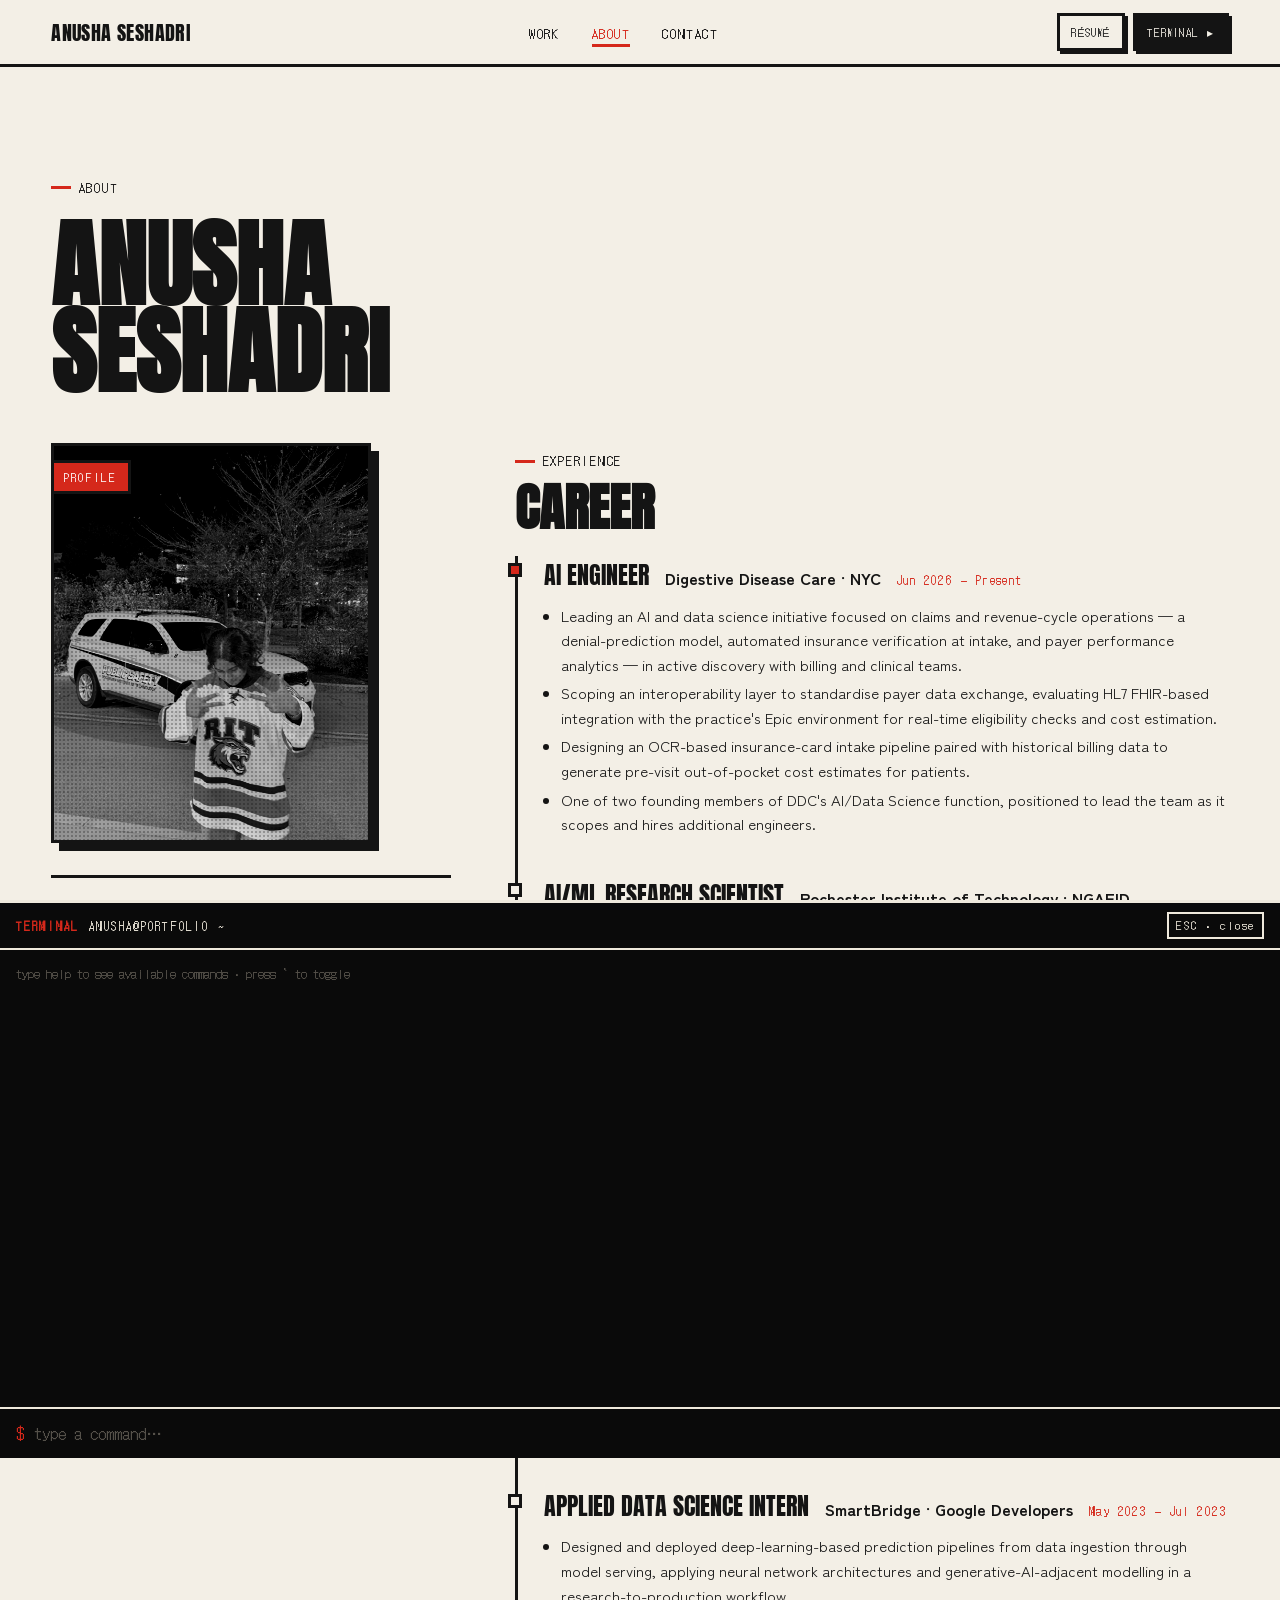
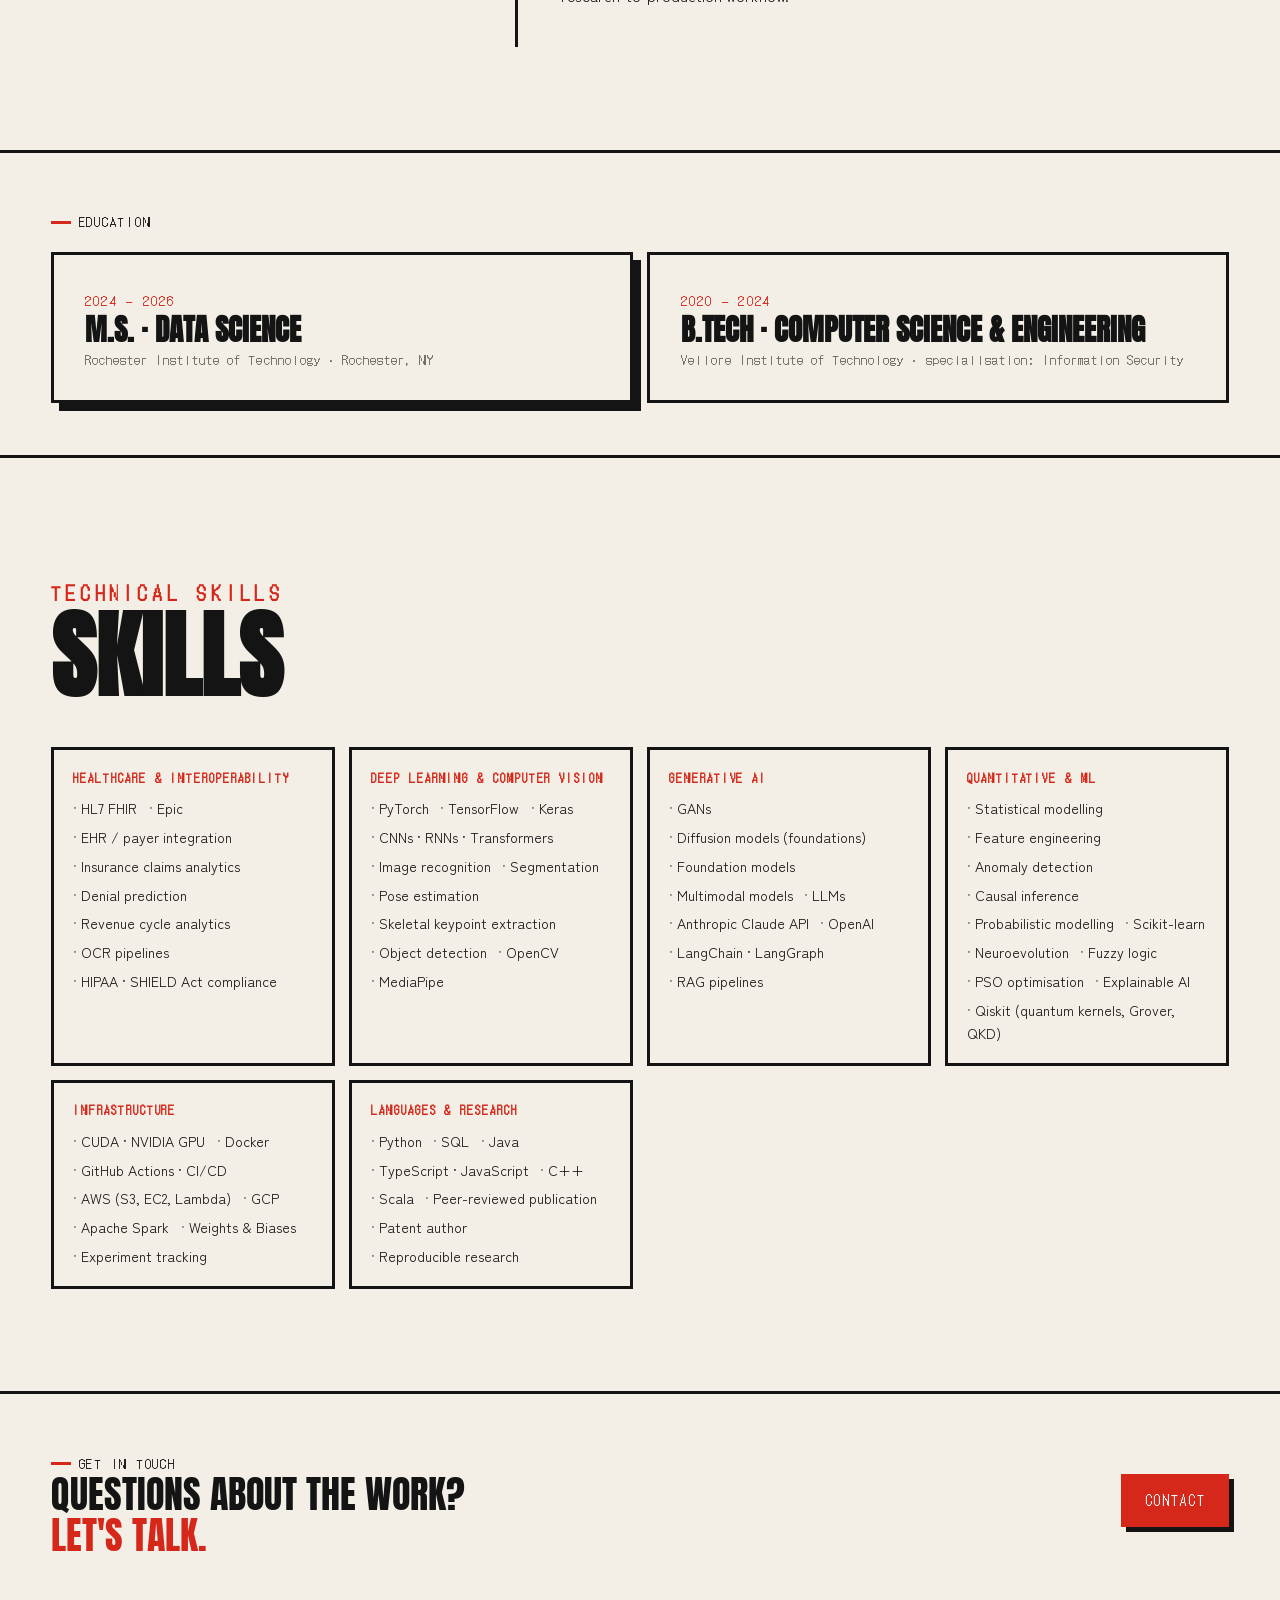
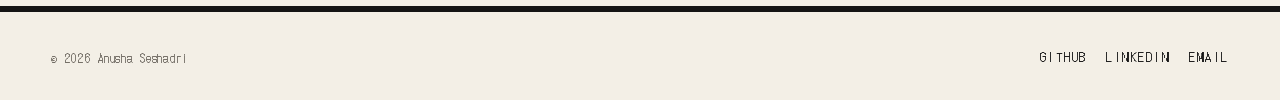
<file: about.html>
<!DOCTYPE html>
<html lang="en">
<head>
<meta charset="utf-8"/>
<meta name="viewport" content="width=device-width, initial-scale=1"/>
<title>About — Anusha Seshadri</title>
<meta name="description" content="About Anusha Seshadri — AI Engineer at Digestive Disease Care, formerly AI/ML Research Scientist at RIT. Deep learning, generative AI, healthcare interoperability."/>
<link rel="preconnect" href="https://fonts.googleapis.com"/>
<link rel="preconnect" href="https://fonts.gstatic.com" crossorigin/>
<link href="https://fonts.googleapis.com/css2?family=Anton&family=DotGothic16&family=Zen+Kaku+Gothic+New:wght@400;500;700&display=swap" rel="stylesheet"/>
<link rel="stylesheet" href="styles.css"/>
</head>
<body>

<header class="nav">
  <div class="wrap nav__in">
    <a class="nav__brand" href="index.html">Anusha Seshadri</a>
    <nav aria-label="primary"><ul class="nav__links">
      <li><a href="projects.html">Work</a></li>
      <li><a href="about.html" aria-current="page">About</a></li>
      <li><a href="contact.html">Contact</a></li>
    </ul></nav>
    <div class="nav__tools">
      <a class="btn btn--sm" href="resume.html">Résumé</a>
      <button class="btn btn--sm btn--ink" type="button" data-term title="press ` anywhere">Terminal ▸</button>
    </div>
  </div>
</header>

<main>

  <section>
    <div class="wrap">
      <p class="eyebrow" data-reveal>About</p>
      <h1 class="h-section" data-reveal style="--i:1">Anusha<br/>Seshadri</h1>

      <div class="sheet">
        <div class="sheet__side">
          <figure class="portrait" data-reveal style="--i:2">
            <span class="portrait__tag">Profile</span>
            <img src="anusha.webp" alt="Anusha Seshadri in an RIT hockey jersey at night" loading="eager"/>
          </figure>

          <div class="profile" data-reveal style="--i:3">
            <p class="eyebrow">Profile</p>
            <p class="lede" style="margin-top:.8rem;font-size:1.05rem">AI Engineer at Digestive Disease Care in New York City, leading the AI and data science function across claims, revenue cycle, and interoperability. M.S. in Data Science from Rochester Institute of Technology; B.Tech in Computer Science from Vellore Institute of Technology.</p>
            <p style="margin-top:.9rem;font-size:.95rem">Holder of an Indian patent for an AI-driven clinical risk prediction framework, with two peer-reviewed publications and an MSR 2026 Mining Challenge study. Foundations in Python, PyTorch, and CUDA, with experience on large-scale sensor and imaging-adjacent datasets in multidisciplinary research settings — and a preference for problems where the data is messy, the stakes are real, and the answer has to be both rigorous and interpretable.</p>
            <p class="mono mute" style="font-size:.78rem;letter-spacing:.08em;margin-top:1rem">Outside work: music · theatre and public speaking · ASL storytelling · reading · thrifting · writing</p>
          </div>
        </div>

        <div>
          <p class="eyebrow" data-reveal style="--i:2">Experience</p>
          <h2 class="h-section" data-reveal style="--i:2;font-size:clamp(2rem,4vw,3.2rem)">Career</h2>
<div class="tl" data-reveal style="--i:3">
        <div class="tl__item">
          <div class="tl__head"><span class="tl__role">AI Engineer</span><span class="tl__org">Digestive Disease Care · NYC</span><span class="tl__date">Jun 2026 — Present</span></div>
          <ul>
            <li>Leading an AI and data science initiative focused on claims and revenue-cycle operations — a denial-prediction model, automated insurance verification at intake, and payer performance analytics — in active discovery with billing and clinical teams.</li>
            <li>Scoping an interoperability layer to standardise payer data exchange, evaluating HL7 FHIR-based integration with the practice's Epic environment for real-time eligibility checks and cost estimation.</li>
            <li>Designing an OCR-based insurance-card intake pipeline paired with historical billing data to generate pre-visit out-of-pocket cost estimates for patients.</li>
            <li>One of two founding members of DDC's AI/Data Science function, positioned to lead the team as it scopes and hires additional engineers.</li>
          </ul>
        </div>
        <div class="tl__item">
          <div class="tl__head"><span class="tl__role">AI/ML Research Scientist</span><span class="tl__org">Rochester Institute of Technology · NGAFID</span><span class="tl__date">Jan 2025 — May 2026</span></div>
          <ul>
            <li>Developed and applied deep learning methods to large-scale sensor and time-series data, building and optimising computational approaches for anomaly detection and pattern recognition on real-world operational datasets from the NGAFID aviation database.</li>
            <li>Designed, built, and trained models with PyTorch and CUDA on NVIDIA GPU — training 10,000+ neural network architectures in parallel via neuroevolutionary search (EXAMM) — with rigorous quantitative analysis and statistical validation.</li>
          </ul>
        </div>
        <div class="tl__item">
          <div class="tl__head"><span class="tl__role">Graduate Assistant</span><span class="tl__org">Center for Leadership and Civic Engagement · RIT</span><span class="tl__date">Aug 2025 — May 2026</span></div>
          <ul>
            <li>Applied generative AI and foundation-model approaches (Anthropic Claude API) to develop new computational methods for workflow automation, contributing reusable AI patterns and integrating AI capabilities into research and operational workflows with cross-functional teams.</li>
          </ul>
        </div>
        <div class="tl__item">
          <div class="tl__head"><span class="tl__role">Data Science Intern</span><span class="tl__org">Tata Elxsi</span><span class="tl__date">Dec 2023 — Feb 2024</span></div>
          <ul>
            <li>Developed and applied machine learning methods to large-scale sensor and behavioural datasets — classification, anomaly detection, and pattern recognition — improving system efficiency by 15% and reducing errors by 20% in a multidisciplinary engineering environment.</li>
          </ul>
        </div>
        <div class="tl__item">
          <div class="tl__head"><span class="tl__role">Applied Data Science Intern</span><span class="tl__org">SmartBridge · Google Developers</span><span class="tl__date">May 2023 — Jul 2023</span></div>
          <ul>
            <li>Designed and deployed deep-learning-based prediction pipelines from data ingestion through model serving, applying neural network architectures and generative-AI-adjacent modelling in a research-to-production workflow.</li>
          </ul>
        </div>
      </div>
        </div>
      </div>
    </div>
  </section>

  <!-- ═══════════ EDUCATION ═══════════ -->
  <section class="section--tight rule-top">
    <div class="wrap">
      <p class="eyebrow" data-reveal>Education</p>
      <div class="panels" style="margin-top:1.2rem">
        <div class="panel panel--shadow s6" data-reveal style="--i:1"><div class="panel__in">
          <span class="tcard__ep">2024 — 2026</span>
          <h3 class="tcard__title" style="font-size:1.8rem;margin:.3rem 0">M.S. · Data Science</h3>
          <p class="mono mute" style="font-size:.8rem;letter-spacing:.08em">Rochester Institute of Technology · Rochester, NY</p>
        </div></div>
        <div class="panel s6" data-reveal style="--i:2"><div class="panel__in">
          <span class="tcard__ep">2020 — 2024</span>
          <h3 class="tcard__title" style="font-size:1.8rem;margin:.3rem 0">B.Tech · Computer Science &amp; Engineering</h3>
          <p class="mono mute" style="font-size:.8rem;letter-spacing:.08em">Vellore Institute of Technology · specialisation: Information Security</p>
        </div></div>
      </div>
    </div>
  </section>

  <!-- ═══════════ SKILLS ═══════════ -->
  <section class="rule-top">
    <div class="wrap">
      <h2 class="h-section" data-reveal><span class="sub">Technical skills</span>Skills</h2>
      <div class="skillgrid" style="margin-top:1.5rem">
        <div class="panel" data-reveal style="--i:0"><div class="panel__in"><h4>Healthcare &amp; interoperability</h4><ul><li>HL7 FHIR</li><li>Epic</li><li>EHR / payer integration</li><li>Insurance claims analytics</li><li>Denial prediction</li><li>Revenue cycle analytics</li><li>OCR pipelines</li><li>HIPAA · SHIELD Act compliance</li></ul></div></div>
        <div class="panel" data-reveal style="--i:1"><div class="panel__in"><h4>Deep learning &amp; computer vision</h4><ul><li>PyTorch</li><li>TensorFlow</li><li>Keras</li><li>CNNs · RNNs · Transformers</li><li>Image recognition</li><li>Segmentation</li><li>Pose estimation</li><li>Skeletal keypoint extraction</li><li>Object detection</li><li>OpenCV</li><li>MediaPipe</li></ul></div></div>
        <div class="panel" data-reveal style="--i:2"><div class="panel__in"><h4>Generative AI</h4><ul><li>GANs</li><li>Diffusion models (foundations)</li><li>Foundation models</li><li>Multimodal models</li><li>LLMs</li><li>Anthropic Claude API</li><li>OpenAI</li><li>LangChain · LangGraph</li><li>RAG pipelines</li></ul></div></div>
        <div class="panel" data-reveal style="--i:3"><div class="panel__in"><h4>Quantitative &amp; ML</h4><ul><li>Statistical modelling</li><li>Feature engineering</li><li>Anomaly detection</li><li>Causal inference</li><li>Probabilistic modelling</li><li>Scikit-learn</li><li>Neuroevolution</li><li>Fuzzy logic</li><li>PSO optimisation</li><li>Explainable AI</li><li>Qiskit (quantum kernels, Grover, QKD)</li></ul></div></div>
        <div class="panel" data-reveal style="--i:4"><div class="panel__in"><h4>Infrastructure</h4><ul><li>CUDA · NVIDIA GPU</li><li>Docker</li><li>GitHub Actions · CI/CD</li><li>AWS (S3, EC2, Lambda)</li><li>GCP</li><li>Apache Spark</li><li>Weights &amp; Biases</li><li>Experiment tracking</li></ul></div></div>
        <div class="panel" data-reveal style="--i:5"><div class="panel__in"><h4>Languages &amp; research</h4><ul><li>Python</li><li>SQL</li><li>Java</li><li>TypeScript · JavaScript</li><li>C++</li><li>Scala</li><li>Peer-reviewed publication</li><li>Patent author</li><li>Reproducible research</li></ul></div></div>
      </div>
    </div>
  </section>

  <section class="next section--tight">
    <div class="wrap row sp">
      <div>
        <p class="eyebrow" data-reveal>Get in touch</p>
        <p class="next__lines" data-reveal style="--i:1"><span>Questions about the work? <span class="cut">Let's talk.</span></span></p>
      </div>
      <a class="btn btn--red" href="contact.html" data-reveal style="--i:2" data-cursor="HI">Contact</a>
    </div>
  </section>

</main>

<footer class="footer">
  <div class="wrap footer__in">
    <p class="footer__note">© 2026 Anusha Seshadri</p>
    <div class="footer__links">
      <a href="https://github.com/Anusha19011901" target="_blank" rel="noopener">GitHub</a>
      <a href="https://www.linkedin.com/in/anusha-seshadri-9021a3215/" target="_blank" rel="noopener">LinkedIn</a>
      <a href="mailto:anushaseshadri1901@gmail.com" data-copy-email>Email</a>
    </div>
  </div>
</footer>

<script src="main.js"></script>
</body>
</html>
</file>
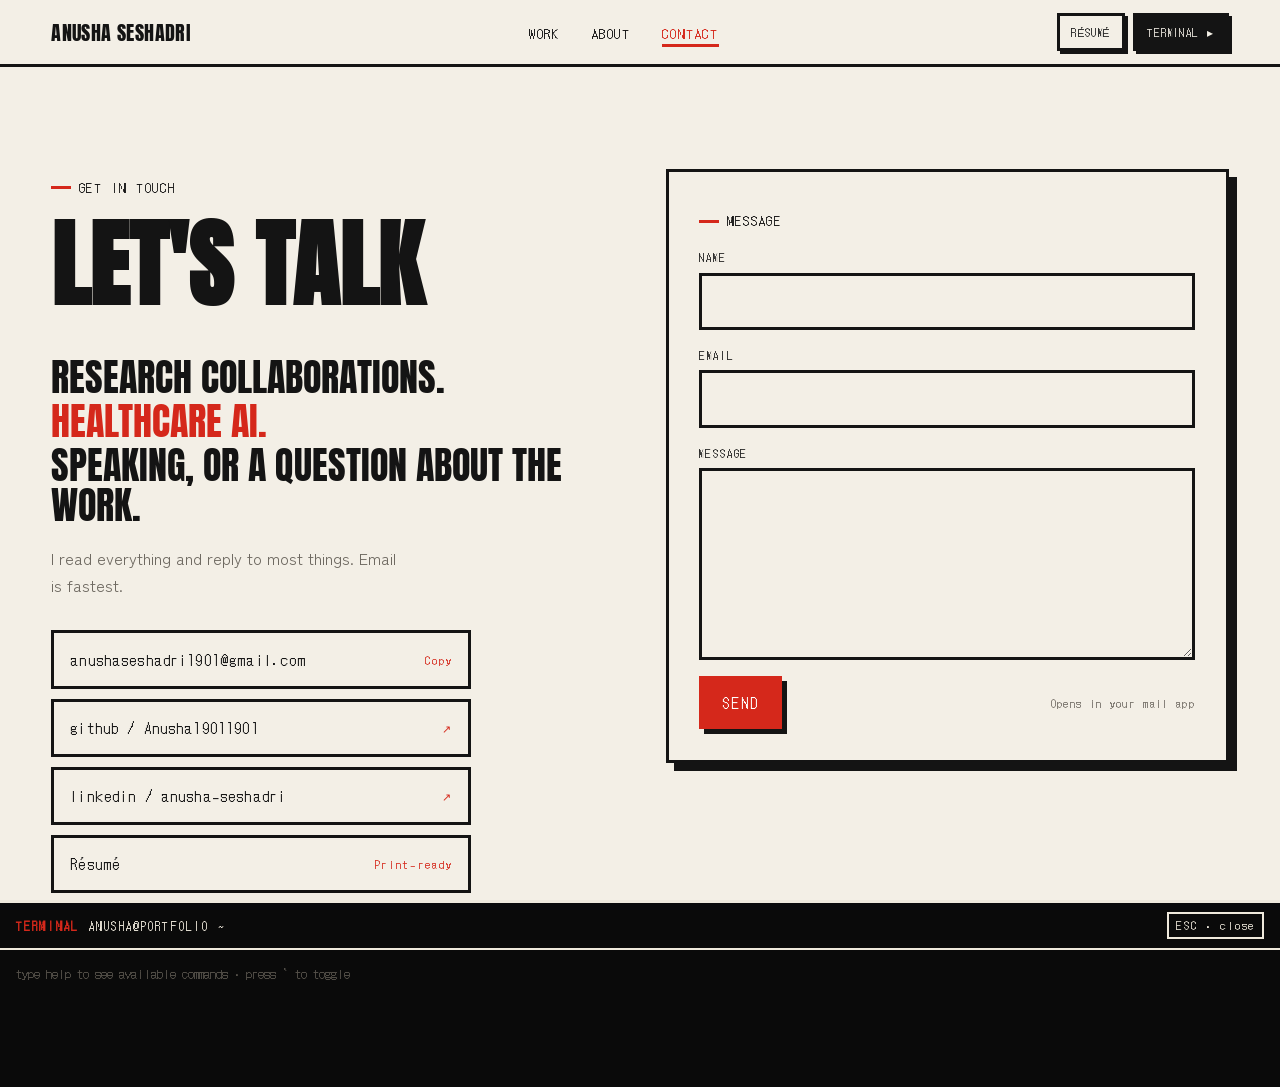
<file: contact.html>
<!DOCTYPE html>
<html lang="en">
<head>
<meta charset="utf-8"/>
<meta name="viewport" content="width=device-width, initial-scale=1"/>
<title>Contact — Anusha Seshadri</title>
<meta name="description" content="Contact Anusha Seshadri — research collaborations, healthcare AI, speaking, or a question about the work."/>
<link rel="preconnect" href="https://fonts.googleapis.com"/>
<link rel="preconnect" href="https://fonts.gstatic.com" crossorigin/>
<link href="https://fonts.googleapis.com/css2?family=Anton&family=DotGothic16&family=Zen+Kaku+Gothic+New:wght@400;500;700&display=swap" rel="stylesheet"/>
<link rel="stylesheet" href="styles.css"/>
</head>
<body>

<header class="nav">
  <div class="wrap nav__in">
    <a class="nav__brand" href="index.html">Anusha Seshadri</a>
    <nav aria-label="primary"><ul class="nav__links">
      <li><a href="projects.html">Work</a></li>
      <li><a href="about.html">About</a></li>
      <li><a href="contact.html" aria-current="page">Contact</a></li>
    </ul></nav>
    <div class="nav__tools">
      <a class="btn btn--sm" href="resume.html">Résumé</a>
      <button class="btn btn--sm btn--ink" type="button" data-term title="press ` anywhere">Terminal ▸</button>
    </div>
  </div>
</header>

<main>
  <section style="min-height:calc(100svh - 64px);display:grid;align-items:center">
    <div class="wrap grid-2">

      <div>
        <p class="eyebrow" data-reveal>Get in touch</p>
        <h1 class="h-section" data-reveal style="--i:1">Let's talk</h1>
        <div class="next__lines" data-reveal style="--i:2">
          <span>Research collaborations.</span>
          <span class="cut">Healthcare AI.</span>
          <span>Speaking, or a question about the work.</span>
        </div>
        <p class="mute" style="margin-top:1.2rem;max-width:44ch;--i:3" data-reveal>I read everything and reply to most things. Email is fastest.</p>

        <div class="links-col" style="margin-top:2rem;max-width:420px;--i:4" data-reveal>
          <a class="link-row" href="mailto:anushaseshadri1901@gmail.com" data-copy-email data-cursor="COPY"><span>anushaseshadri1901@gmail.com</span><small>Copy</small></a>
          <a class="link-row" href="https://github.com/Anusha19011901" target="_blank" rel="noopener" data-cursor="OPEN"><span>github / Anusha19011901</span><small>↗</small></a>
          <a class="link-row" href="https://www.linkedin.com/in/anusha-seshadri-9021a3215/" target="_blank" rel="noopener" data-cursor="OPEN"><span>linkedin / anusha-seshadri</span><small>↗</small></a>
          <a class="link-row" href="resume.html" data-cursor="READ"><span>Résumé</span><small>Print-ready</small></a>
        </div>
      </div>

      <div class="panel panel--shadow" data-reveal style="--i:2">
        <div class="panel__in">
          <p class="eyebrow" style="margin-bottom:1rem">Message</p>
          <form id="contact-form" class="form">
            <div class="field"><label for="f-name">Name</label><input id="f-name" name="name" type="text" required autocomplete="name"/></div>
            <div class="field"><label for="f-email">Email</label><input id="f-email" name="email" type="email" required autocomplete="email"/></div>
            <div class="field"><label for="f-msg">Message</label><textarea id="f-msg" name="message" rows="6" required></textarea></div>
            <div class="row sp">
              <button class="btn btn--red" type="submit" data-cursor="SEND">Send</button>
              <span class="mono mute" style="font-size:.7rem;letter-spacing:.12em">Opens in your mail app</span>
            </div>
          </form>
        </div>
      </div>

    </div>
  </section>
</main>

<footer class="footer">
  <div class="wrap footer__in">
    <p class="footer__note">© 2026 Anusha Seshadri</p>
    <div class="footer__links">
      <a href="https://github.com/Anusha19011901" target="_blank" rel="noopener">GitHub</a>
      <a href="https://www.linkedin.com/in/anusha-seshadri-9021a3215/" target="_blank" rel="noopener">LinkedIn</a>
      <a href="index.html">Home</a>
    </div>
  </div>
</footer>

<script src="main.js"></script>
</body>
</html>
</file>
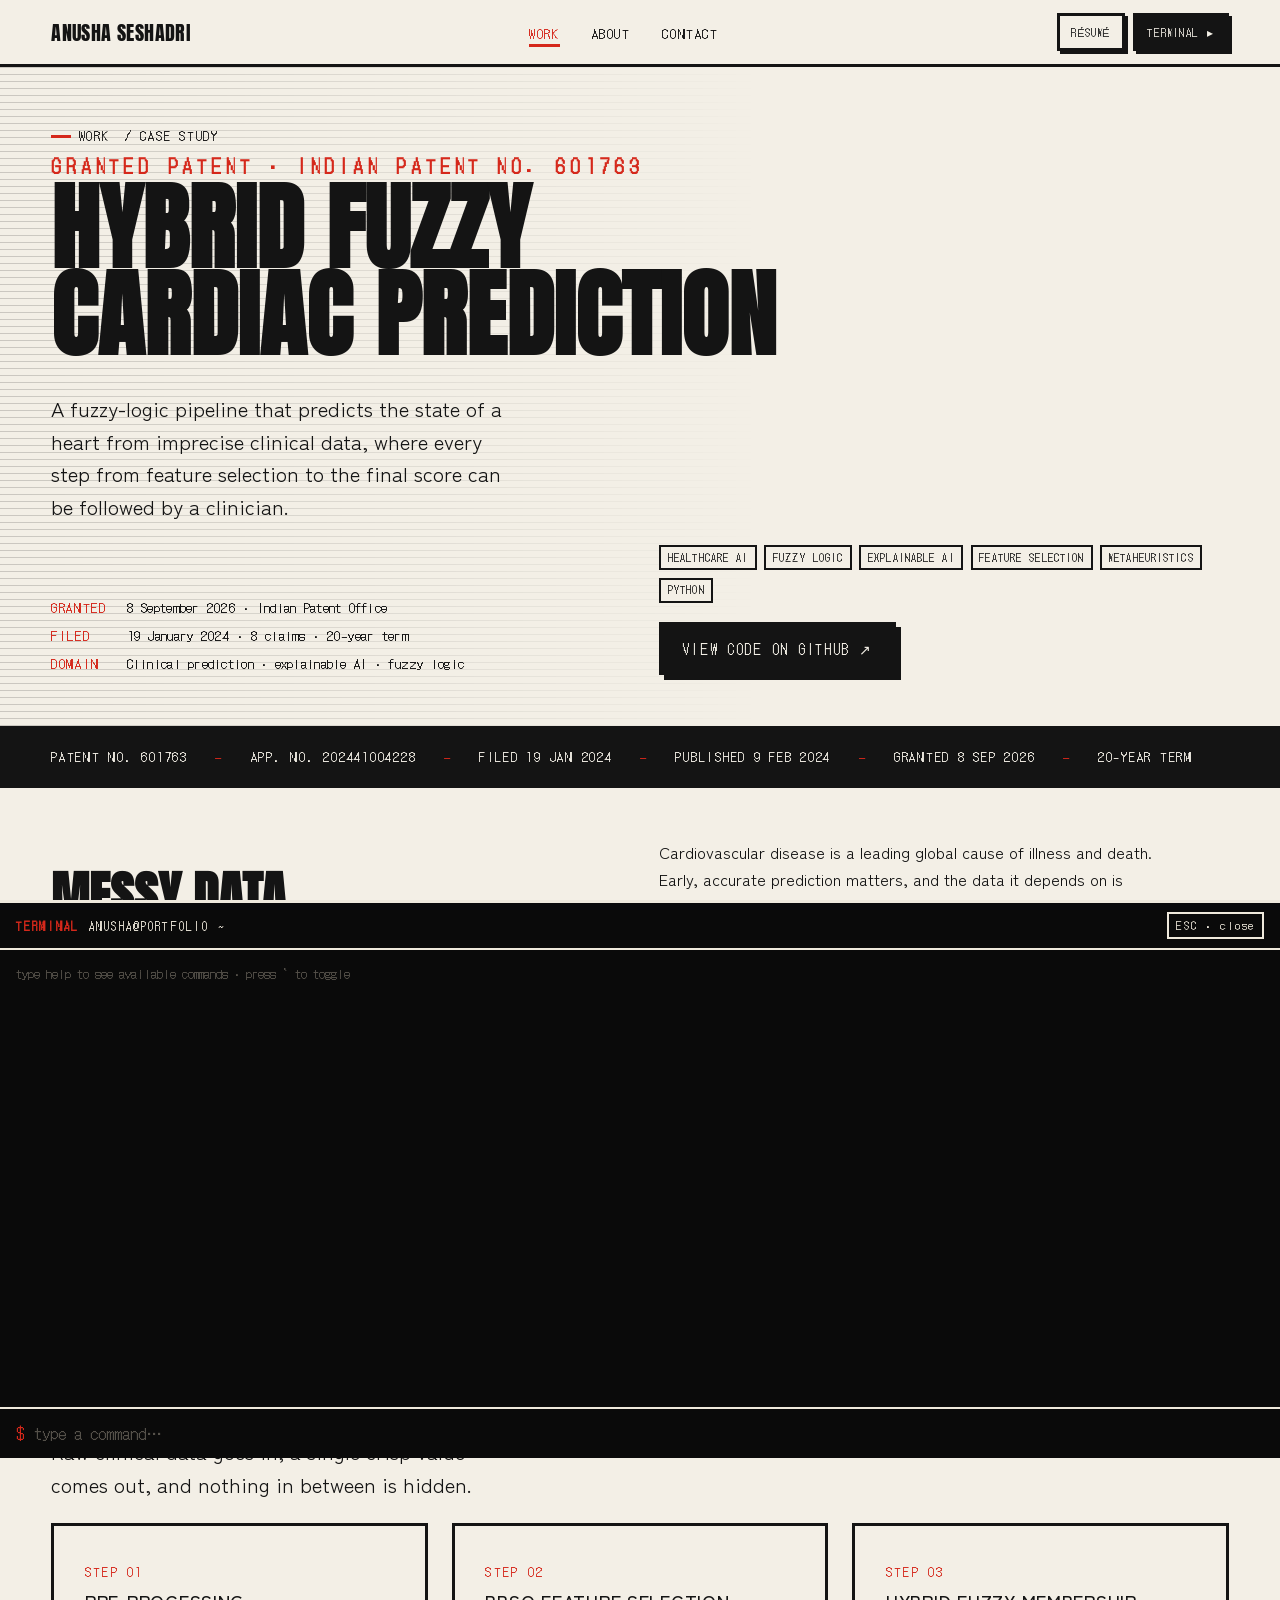
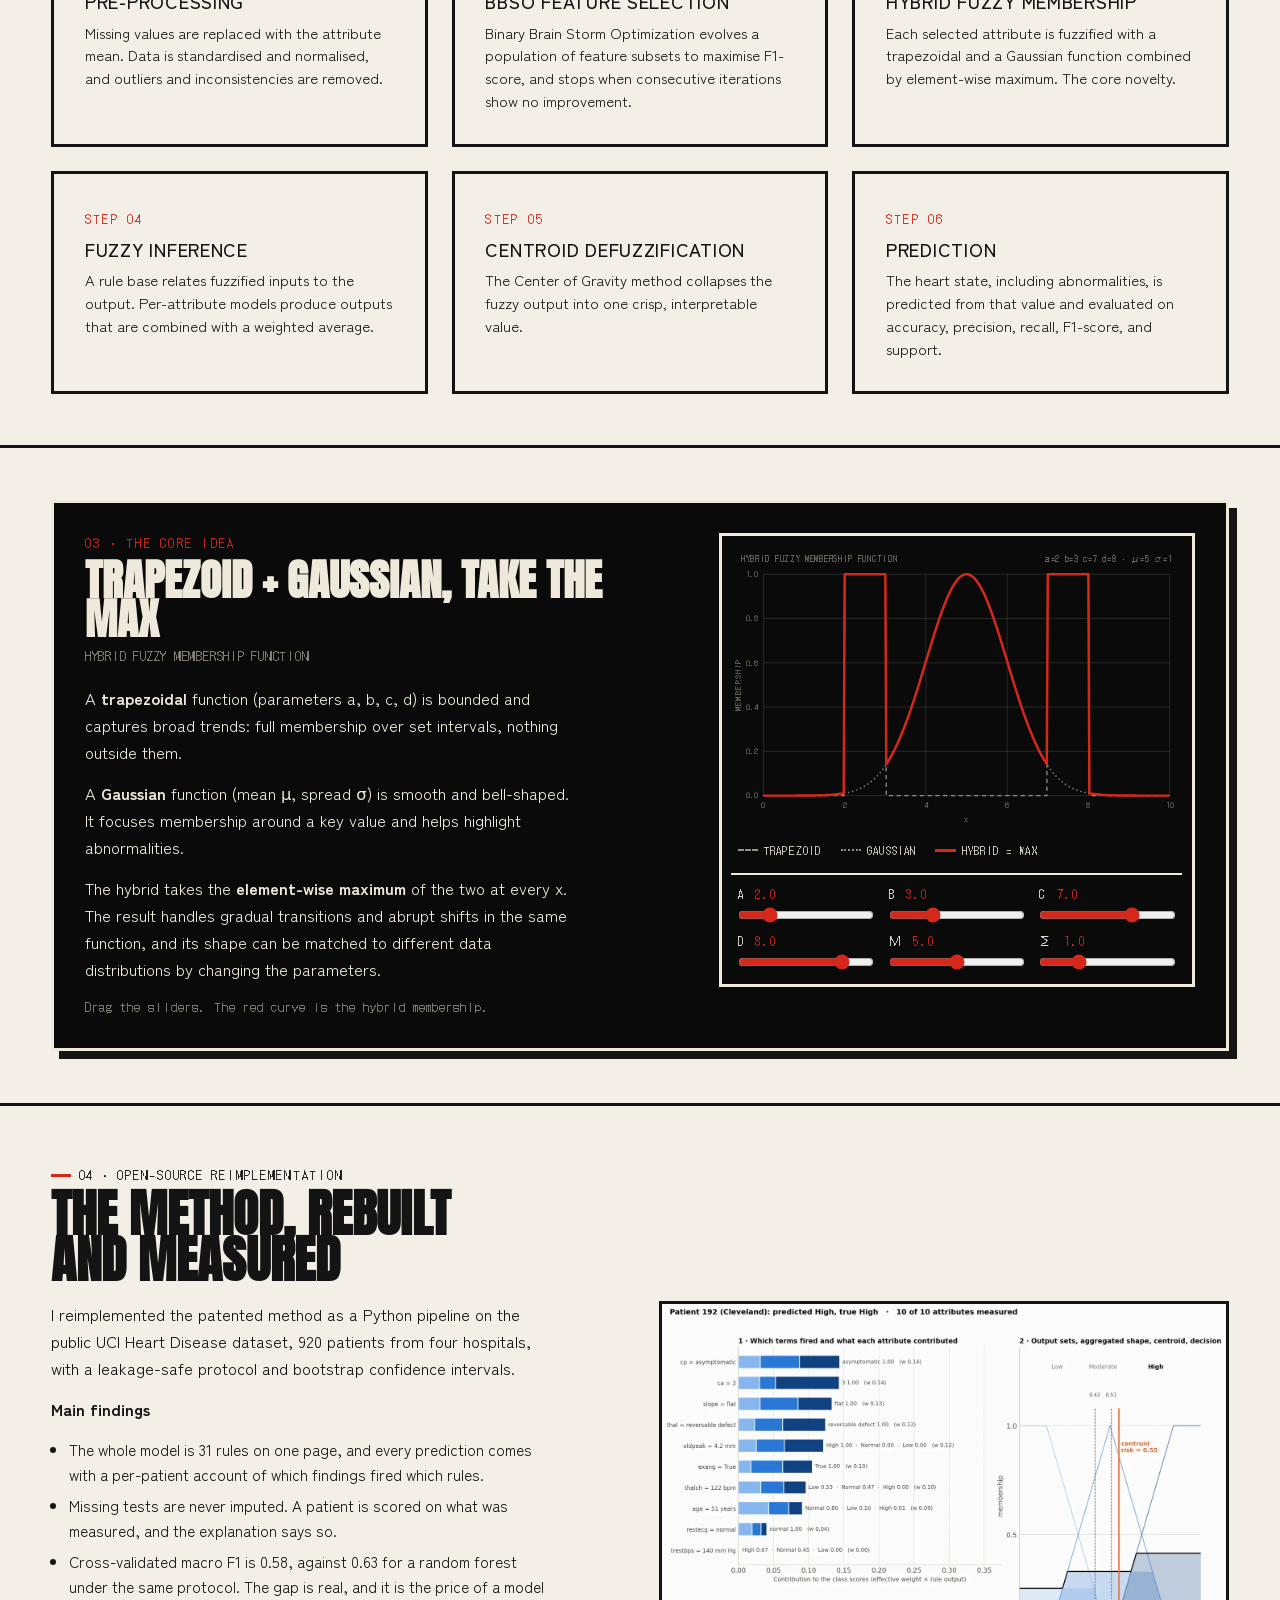
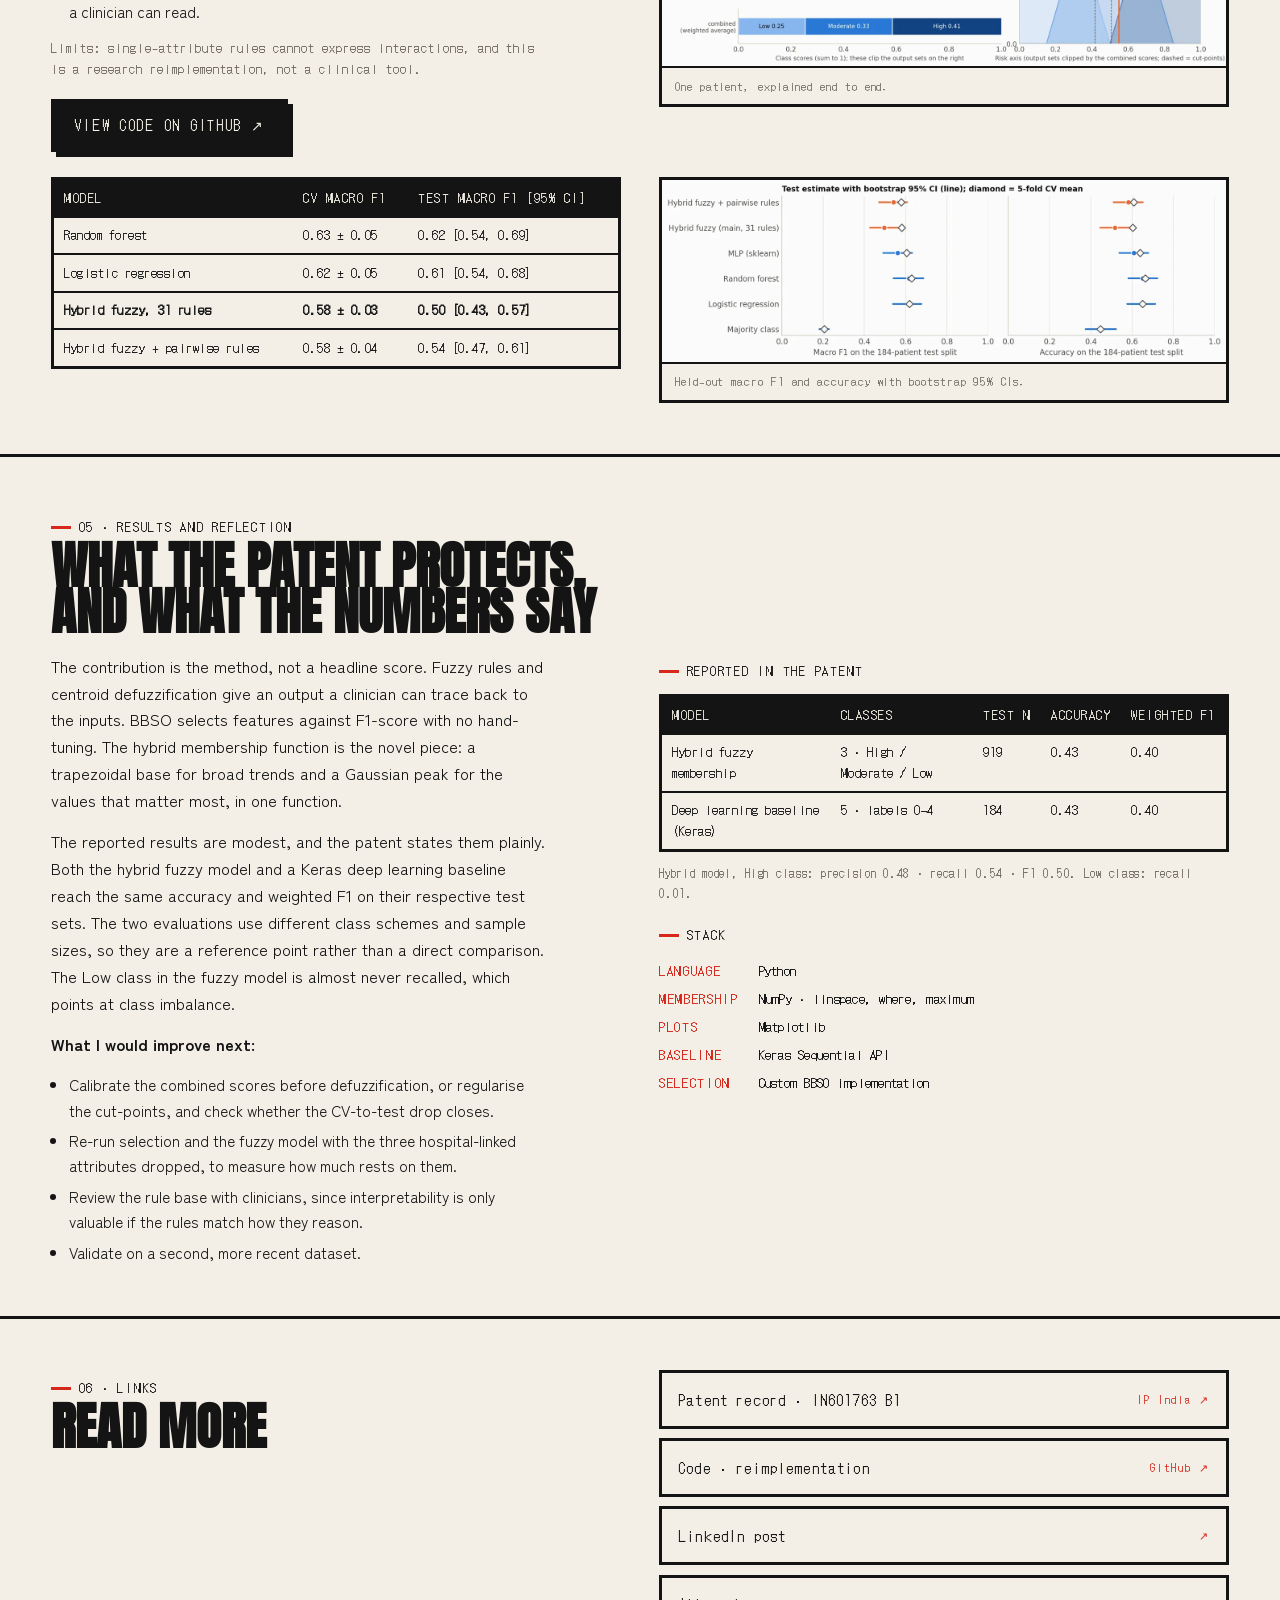
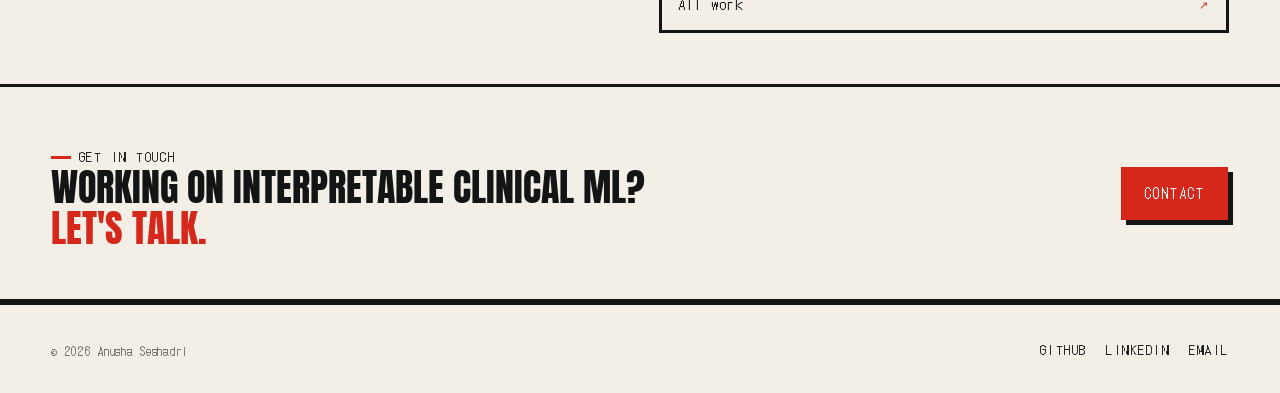
<file: patent.html>
<!DOCTYPE html>
<html lang="en">
<head>
<meta charset="utf-8"/>
<meta name="viewport" content="width=device-width, initial-scale=1"/>
<title>Hybrid Fuzzy Cardiac Prediction · Granted Patent — Anusha Seshadri</title>
<meta name="description" content="Case study of Indian Patent No. 601763, granted September 2026: a hybrid trapezoidal–Gaussian fuzzy membership model with BBSO feature selection for interpretable cardiac state prediction, rebuilt from the specification as an open-source Python pipeline, by Anusha Seshadri."/>
<link rel="preconnect" href="https://fonts.googleapis.com"/>
<link rel="preconnect" href="https://fonts.gstatic.com" crossorigin/>
<link href="https://fonts.googleapis.com/css2?family=Anton&family=DotGothic16&family=Zen+Kaku+Gothic+New:wght@400;500;700&display=swap" rel="stylesheet"/>
<link rel="stylesheet" href="styles.css"/>
</head>
<body>

<header class="nav">
  <div class="wrap nav__in">
    <a class="nav__brand" href="index.html">Anusha Seshadri</a>
    <nav aria-label="primary"><ul class="nav__links">
      <li><a href="projects.html" aria-current="page">Work</a></li>
      <li><a href="about.html">About</a></li>
      <li><a href="contact.html">Contact</a></li>
    </ul></nav>
    <div class="nav__tools">
      <a class="btn btn--sm" href="resume.html">Résumé</a>
      <button class="btn btn--sm btn--ink" type="button" data-term title="press ` anywhere">Terminal ▸</button>
    </div>
  </div>
</header>

<main class="cs">

  <!-- ═══════════ 1 · HERO ═══════════ -->
  <section class="section--tight" style="border-bottom:var(--bw) solid var(--ink);overflow:hidden">
    <div class="lines" aria-hidden="true"></div>
    <div class="wrap" style="position:relative">
      <p class="eyebrow" data-reveal><a href="projects.html">Work</a>&nbsp;/&nbsp;Case study</p>
      <h1 class="h-section" data-reveal style="--i:1"><span class="sub">Granted Patent · Indian Patent No. 601763</span>Hybrid fuzzy<br/>cardiac prediction</h1>
      <p class="lede" data-reveal style="--i:2">A fuzzy-logic pipeline that predicts the state of a heart from imprecise clinical data, where every step from feature selection to the final score can be followed by a clinician.</p>

      <div class="grid-2" style="margin-top:1.4rem;align-items:end">
        <dl class="kv" data-reveal style="--i:3">
          <dt>Granted</dt><dd>8 September 2026 · Indian Patent Office</dd>
          <dt>Filed</dt><dd>19 January 2024 · 8 claims · 20-year term</dd>
          <dt>Domain</dt><dd>Clinical prediction · explainable AI · fuzzy logic</dd>
        </dl>
        <div data-reveal style="--i:4">
          <div class="tags"><span class="tag">Healthcare AI</span><span class="tag">Fuzzy logic</span><span class="tag">Explainable AI</span><span class="tag">Feature selection</span><span class="tag">Metaheuristics</span><span class="tag">Python</span></div>
          <div class="row" style="margin-top:1.2rem"><a class="btn btn--ink" href="https://github.com/Anusha19011901/Hybrid-Fuzzy-Membership-Function" target="_blank" rel="noopener" data-cursor="GITHUB">View code on GitHub ↗</a></div>
        </div>
      </div>
    </div>
  </section>

  <div class="strip">
    <div class="wrap strip__in">
      <span>Patent No. 601763</span>
      <span>App. No. 202441004228</span>
      <span>Filed 19 Jan 2024</span>
      <span>Published 9 Feb 2024</span>
      <span>Granted 8 Sep 2026</span>
      <span>20-year term</span>
    </div>
  </div>

  <!-- ═══════════ 2 · PROBLEM ═══════════ -->
  <section>
    <div class="wrap grid-2">
      <div>
        <p class="eyebrow" data-reveal>01 · The problem</p>
        <h2 class="h-section" data-reveal style="--i:1;font-size:clamp(2rem,4vw,3.2rem)">Messy data,<br/>opaque models</h2>
      </div>
      <div class="prose" data-reveal style="--i:2">
        <p>Cardiovascular disease is a leading global cause of illness and death. Early, accurate prediction matters, and the data it depends on is rarely clean.</p>
        <p>Clinical records are uncertain and imprecise. Values go missing, normal and abnormal ranges overlap, and borderline patients do not fit crisp categories. A crisp threshold treats the patient just under a cut-off as entirely different from the one just over it.</p>
        <p>Many existing tools are black-box neural networks, or they target something else entirely: billing-code accuracy, or risk scores from ECG traces alone. They do not use fuzzy logic or hybrid membership functions, and a clinician cannot see why a prediction was made.</p>
        <p><b>The goal:</b> a prediction approach that handles that uncertainty directly and stays interpretable at every stage.</p>
      </div>
    </div>
  </section>

  <!-- ═══════════ 3 · APPROACH ═══════════ -->
  <section class="rule-top">
    <div class="wrap">
      <p class="eyebrow" data-reveal>02 · The approach</p>
      <h2 class="h-section" data-reveal style="--i:1;font-size:clamp(2rem,4vw,3.2rem)">Six steps, each one readable</h2>
      <p class="lede" data-reveal style="--i:2">Raw clinical data goes in, a single crisp value comes out, and nothing in between is hidden.</p>

      <ol class="steps" style="margin-top:1.4rem">
        <li class="panel step" data-reveal style="--i:1"><div class="panel__in">
          <span class="tcard__ep">Step 01</span>
          <h3 class="step__title">Pre-processing</h3>
          <p>Missing values are replaced with the attribute mean. Data is standardised and normalised, and outliers and inconsistencies are removed.</p>
        </div></li>
        <li class="panel step" data-reveal style="--i:2"><div class="panel__in">
          <span class="tcard__ep">Step 02</span>
          <h3 class="step__title">BBSO feature selection</h3>
          <p>Binary Brain Storm Optimization evolves a population of feature subsets to maximise F1-score, and stops when consecutive iterations show no improvement.</p>
        </div></li>
        <li class="panel step" data-reveal style="--i:3"><div class="panel__in">
          <span class="tcard__ep">Step 03</span>
          <h3 class="step__title">Hybrid fuzzy membership</h3>
          <p>Each selected attribute is fuzzified with a trapezoidal and a Gaussian function combined by element-wise maximum. The core novelty.</p>
        </div></li>
        <li class="panel step" data-reveal style="--i:4"><div class="panel__in">
          <span class="tcard__ep">Step 04</span>
          <h3 class="step__title">Fuzzy inference</h3>
          <p>A rule base relates fuzzified inputs to the output. Per-attribute models produce outputs that are combined with a weighted average.</p>
        </div></li>
        <li class="panel step" data-reveal style="--i:5"><div class="panel__in">
          <span class="tcard__ep">Step 05</span>
          <h3 class="step__title">Centroid defuzzification</h3>
          <p>The Center of Gravity method collapses the fuzzy output into one crisp, interpretable value.</p>
        </div></li>
        <li class="panel step" data-reveal style="--i:6"><div class="panel__in">
          <span class="tcard__ep">Step 06</span>
          <h3 class="step__title">Prediction</h3>
          <p>The heart state, including abnormalities, is predicted from that value and evaluated on accuracy, precision, recall, F1-score, and support.</p>
        </div></li>
      </ol>
    </div>
  </section>

  <!-- ═══════════ 4 · CORE IDEA ═══════════ -->
  <section class="rule-top">
    <div class="wrap">
      <article class="panel panel--shadow inverse s12" data-reveal>
        <div class="panel__in scroll-grid" style="align-items:start">
          <div>
            <div class="tcard">
              <span class="tcard__ep">03 · The core idea</span>
              <h2 class="tcard__title">Trapezoid + Gaussian, take the max</h2>
              <span class="tcard__sub">Hybrid fuzzy membership function</span>
            </div>
            <div class="prose" style="margin-top:1.2rem">
              <p>A <b>trapezoidal</b> function (parameters a, b, c, d) is bounded and captures broad trends: full membership over set intervals, nothing outside them.</p>
              <p>A <b>Gaussian</b> function (mean μ, spread σ) is smooth and bell-shaped. It focuses membership around a key value and helps highlight abnormalities.</p>
              <p>The hybrid takes the <b>element-wise maximum</b> of the two at every x. The result handles gradual transitions and abrupt shifts in the same function, and its shape can be matched to different data distributions by changing the parameters.</p>
              <p class="mono mute" style="font-size:.78rem;letter-spacing:.08em">Drag the sliders. The red curve is the hybrid membership.</p>
            </div>
          </div>

          <div class="chart" id="hybrid-chart">
            <svg viewBox="0 0 640 400" role="img" aria-label="Hybrid fuzzy membership function: trapezoid plateaus, a Gaussian peak, and their element-wise maximum">
              <g font-family="DotGothic16, monospace" font-size="12" letter-spacing="1" fill="var(--mute)">
                <text x="14" y="22">HYBRID FUZZY MEMBERSHIP FUNCTION</text>
                <text x="626" y="22" text-anchor="end" id="chart-params"></text>
              </g>
              <g id="chart-grid" stroke="var(--ink)" stroke-opacity=".18" stroke-width="1"></g>
              <g id="chart-axes" font-family="DotGothic16, monospace" font-size="11" fill="var(--mute)"></g>
              <polyline id="chart-trap" fill="none" stroke="var(--ink)" stroke-width="2" stroke-dasharray="6 5" stroke-opacity=".55"/>
              <polyline id="chart-gauss" fill="none" stroke="var(--ink)" stroke-width="2" stroke-dasharray="2 4" stroke-opacity=".55"/>
              <polyline id="chart-hybrid" fill="none" stroke="var(--red)" stroke-width="3.5" stroke-linejoin="round"/>
            </svg>
            <div class="legend mono">
              <span><i class="legend__sw legend__sw--trap"></i>Trapezoid</span>
              <span><i class="legend__sw legend__sw--gauss"></i>Gaussian</span>
              <span><i class="legend__sw legend__sw--hybrid"></i>Hybrid = max</span>
            </div>
            <div class="sliders">
              <label><span>a <output>2.0</output></span><input type="range" name="a" min="0" max="10" step="0.1" value="2"/></label>
              <label><span>b <output>3.0</output></span><input type="range" name="b" min="0" max="10" step="0.1" value="3"/></label>
              <label><span>c <output>7.0</output></span><input type="range" name="c" min="0" max="10" step="0.1" value="7"/></label>
              <label><span>d <output>8.0</output></span><input type="range" name="d" min="0" max="10" step="0.1" value="8"/></label>
              <label><span>μ <output>5.0</output></span><input type="range" name="mu" min="0" max="10" step="0.1" value="5"/></label>
              <label><span>σ <output>1.0</output></span><input type="range" name="sigma" min="0.3" max="3" step="0.1" value="1"/></label>
            </div>
          </div>
        </div>
      </article>
    </div>
  </section>

  <!-- ═══════════ 4 · REIMPLEMENTATION ═══════════ -->
  <section class="rule-top">
    <div class="wrap">
      <p class="eyebrow" data-reveal>04 · Open-source reimplementation</p>
      <h2 class="h-section" data-reveal style="--i:1;font-size:clamp(2rem,4vw,3.2rem)">The method, rebuilt<br/>and measured</h2>

      <div class="grid-2" data-reveal style="--i:2">
        <div class="prose">
          <p>I reimplemented the patented method as a Python pipeline on the public UCI Heart Disease dataset, 920 patients from four hospitals, with a leakage-safe protocol and bootstrap confidence intervals.</p>
          <p><b>Main findings</b></p>
          <ul style="padding-left:1.1rem;font-size:.95rem">
            <li>The whole model is 31 rules on one page, and every prediction comes with a per-patient account of which findings fired which rules.</li>
            <li>Missing tests are never imputed. A patient is scored on what was measured, and the explanation says so.</li>
            <li>Cross-validated macro F1 is 0.58, against 0.63 for a random forest under the same protocol. The gap is real, and it is the price of a model a clinician can read.</li>
          </ul>
          <p class="mono mute" style="font-size:.78rem;letter-spacing:.08em">Limits: single-attribute rules cannot express interactions, and this is a research reimplementation, not a clinical tool.</p>
          <div class="row" style="margin-top:1.2rem"><a class="btn btn--ink" href="https://github.com/Anusha19011901/Hybrid-Fuzzy-Membership-Function" target="_blank" rel="noopener" data-cursor="GITHUB">View code on GitHub ↗</a></div>
        </div>
        <figure class="fig"><img src="assets/patent/03-patient-explanation.webp" width="1400" height="899" loading="lazy" alt="One patient explained end to end: fired terms, per-attribute contributions, combined scores, output sets, centroid and decision"/><figcaption>One patient, explained end to end.</figcaption></figure>
      </div>

      <div class="grid-2 figs" data-reveal style="--i:3">
        <div class="tbl-wrap" style="margin-top:0">
          <table class="tbl">
            <thead><tr><th>Model</th><th>CV macro F1</th><th>Test macro F1 [95% CI]</th></tr></thead>
            <tbody>
              <tr><td>Random forest</td><td>0.63 ± 0.05</td><td>0.62 [0.54, 0.69]</td></tr>
              <tr><td>Logistic regression</td><td>0.62 ± 0.05</td><td>0.61 [0.54, 0.68]</td></tr>
              <tr><td><b>Hybrid fuzzy, 31 rules</b></td><td><b>0.58 ± 0.03</b></td><td><b>0.50 [0.43, 0.57]</b></td></tr>
              <tr><td>Hybrid fuzzy + pairwise rules</td><td>0.58 ± 0.04</td><td>0.54 [0.47, 0.61]</td></tr>
            </tbody>
          </table>
        </div>
        <figure class="fig"><img src="assets/patent/04-test-ci-comparison.webp" width="1400" height="451" loading="lazy" alt="Held-out test macro F1 and accuracy with bootstrap 95% confidence intervals for every model"/><figcaption>Held-out macro F1 and accuracy with bootstrap 95% CIs.</figcaption></figure>
      </div>
    </div>
  </section>

  <!-- ═══════════ 5 · RESULTS & REFLECTION ═══════════ -->
  <section class="rule-top">
    <div class="wrap">
      <p class="eyebrow" data-reveal>05 · Results and reflection</p>
      <h2 class="h-section" data-reveal style="--i:1;font-size:clamp(2rem,4vw,3.2rem)">What the patent protects,<br/>and what the numbers say</h2>

      <div class="grid-2" style="margin-top:1rem">
        <div class="prose" data-reveal style="--i:2">
          <p>The contribution is the method, not a headline score. Fuzzy rules and centroid defuzzification give an output a clinician can trace back to the inputs. BBSO selects features against F1-score with no hand-tuning. The hybrid membership function is the novel piece: a trapezoidal base for broad trends and a Gaussian peak for the values that matter most, in one function.</p>
          <p>The reported results are modest, and the patent states them plainly. Both the hybrid fuzzy model and a Keras deep learning baseline reach the same accuracy and weighted F1 on their respective test sets. The two evaluations use different class schemes and sample sizes, so they are a reference point rather than a direct comparison. The Low class in the fuzzy model is almost never recalled, which points at class imbalance.</p>
          <p><b>What I would improve next:</b></p>
          <ul style="padding-left:1.1rem;font-size:.95rem">
            <li>Calibrate the combined scores before defuzzification, or regularise the cut-points, and check whether the CV-to-test drop closes.</li>
            <li>Re-run selection and the fuzzy model with the three hospital-linked attributes dropped, to measure how much rests on them.</li>
            <li>Review the rule base with clinicians, since interpretability is only valuable if the rules match how they reason.</li>
            <li>Validate on a second, more recent dataset.</li>
          </ul>
        </div>

        <div data-reveal style="--i:3">
          <p class="eyebrow">Reported in the patent</p>
          <div class="tbl-wrap">
            <table class="tbl">
              <thead><tr><th>Model</th><th>Classes</th><th>Test n</th><th>Accuracy</th><th>Weighted F1</th></tr></thead>
              <tbody>
                <tr><td>Hybrid fuzzy membership</td><td>3 · High / Moderate / Low</td><td>919</td><td>0.43</td><td>0.40</td></tr>
                <tr><td>Deep learning baseline (Keras)</td><td>5 · labels 0–4</td><td>184</td><td>0.43</td><td>0.40</td></tr>
              </tbody>
            </table>
          </div>
          <p class="mono mute" style="font-size:.75rem;letter-spacing:.06em;margin-top:.7rem">Hybrid model, High class: precision 0.48 · recall 0.54 · F1 0.50. Low class: recall 0.01.</p>

          <p class="eyebrow" style="margin-top:1.4rem">Stack</p>
          <dl class="kv" style="margin-top:.8rem">
            <dt>Language</dt><dd>Python</dd>
            <dt>Membership</dt><dd>NumPy · linspace, where, maximum</dd>
            <dt>Plots</dt><dd>Matplotlib</dd>
            <dt>Baseline</dt><dd>Keras Sequential API</dd>
            <dt>Selection</dt><dd>Custom BBSO implementation</dd>
          </dl>
        </div>
      </div>
    </div>
  </section>

  <!-- ═══════════ 7 · LINKS ═══════════ -->
  <section class="rule-top">
    <div class="wrap grid-2">
      <div>
        <p class="eyebrow" data-reveal>06 · Links</p>
        <h2 class="h-section" data-reveal style="--i:1;font-size:clamp(2rem,4vw,3.2rem)">Read more</h2>
      </div>
      <div class="links-col" data-reveal style="--i:2">
        <a class="link-row" href="https://iprsearch.ipindia.gov.in/publicsearch" target="_blank" rel="noopener" data-cursor="OPEN"><span>Patent record · IN601763 B1</span><small>IP India ↗</small></a>
        <a class="link-row" href="https://github.com/Anusha19011901/Hybrid-Fuzzy-Membership-Function" target="_blank" rel="noopener" data-cursor="GITHUB"><span>Code · reimplementation</span><small>GitHub ↗</small></a>
        <a class="link-row" href="https://lnkd.in/p/eBSiFA_Y" target="_blank" rel="noopener" data-cursor="OPEN"><span>LinkedIn post</span><small>↗</small></a>
        <a class="link-row" href="projects.html" data-cursor="GO"><span>All work</span><small>↗</small></a>
      </div>
    </div>
  </section>

  <section class="next section--tight">
    <div class="wrap row sp">
      <div>
        <p class="eyebrow" data-reveal>Get in touch</p>
        <p class="next__lines" data-reveal style="--i:1"><span>Working on interpretable clinical ML? <span class="cut">Let's talk.</span></span></p>
      </div>
      <a class="btn btn--red" href="contact.html" data-reveal style="--i:2" data-cursor="HI">Contact</a>
    </div>
  </section>

</main>

<footer class="footer">
  <div class="wrap footer__in">
    <p class="footer__note">© 2026 Anusha Seshadri</p>
    <div class="footer__links">
      <a href="https://github.com/Anusha19011901" target="_blank" rel="noopener">GitHub</a>
      <a href="https://www.linkedin.com/in/anusha-seshadri-9021a3215/" target="_blank" rel="noopener">LinkedIn</a>
      <a href="mailto:anushaseshadri1901@gmail.com" data-copy-email>Email</a>
    </div>
  </div>
</footer>

<script src="main.js"></script>
<script>
/* hybrid membership chart — trapezoid ∨ gaussian, no dependencies */
(() => {
  const root = document.getElementById('hybrid-chart');
  if (!root) return;
  const W = 640, H = 400, L = 46, R = 18, T = 40, B = 46;
  const px = x => L + (x / 10) * (W - L - R);
  const py = y => T + (1 - y) * (H - T - B);
  const N = 400;

  const grid = root.querySelector('#chart-grid'), axes = root.querySelector('#chart-axes');
  let g = '', a = '';
  for (let x = 0; x <= 10; x += 2) {
    g += `<line x1="${px(x)}" y1="${T}" x2="${px(x)}" y2="${py(0)}"/>`;
    a += `<text x="${px(x)}" y="${py(0) + 18}" text-anchor="middle">${x}</text>`;
  }
  for (let y = 0; y <= 1; y += .2) {
    g += `<line x1="${L}" y1="${py(y)}" x2="${W - R}" y2="${py(y)}"/>`;
    a += `<text x="${L - 8}" y="${py(y) + 4}" text-anchor="end">${y.toFixed(1)}</text>`;
  }
  a += `<text x="${(L + W - R) / 2}" y="${H - 8}" text-anchor="middle" letter-spacing="2">x</text>`;
  a += `<text x="14" y="${(T + py(0)) / 2}" text-anchor="middle" transform="rotate(-90 14 ${(T + py(0)) / 2})" letter-spacing="2">MEMBERSHIP</text>`;
  grid.innerHTML = g; axes.innerHTML = a;

  const inputs = Object.fromEntries([...root.querySelectorAll('input[type=range]')].map(i => [i.name, i]));
  const trapLine = root.querySelector('#chart-trap'), gaussLine = root.querySelector('#chart-gauss'), hybLine = root.querySelector('#chart-hybrid');
  const params = root.querySelector('#chart-params');

  function draw() {
    let { a, b, c, d, mu, sigma } = Object.fromEntries(Object.entries(inputs).map(([k, i]) => [k, +i.value]));
    // keep a ≤ b ≤ c ≤ d, as in the patent's trapezoidal base
    b = Math.max(a, b); c = Math.max(b, c); d = Math.max(c, d);
    const vals = { a, b, c, d, mu, sigma };
    for (const k in inputs) { inputs[k].value = vals[k]; inputs[k].previousElementSibling.querySelector('output').value = vals[k].toFixed(1); }
    params.textContent = `a=${a} b=${b} c=${c} d=${d} · μ=${mu} σ=${sigma}`;

    let tp = '', gp = '', hp = '';
    for (let i = 0; i <= N; i++) {
      const x = (i / N) * 10;
      const t = ((x >= a && x <= b) || (x >= c && x <= d)) ? 1 : 0;     // np.where
      const gs = Math.exp(-((x - mu) ** 2) / (2 * sigma * sigma));        // gaussian
      const h = Math.max(t, gs);                                           // np.maximum
      tp += `${px(x).toFixed(1)},${py(t).toFixed(1)} `;
      gp += `${px(x).toFixed(1)},${py(gs).toFixed(1)} `;
      hp += `${px(x).toFixed(1)},${py(h).toFixed(1)} `;
    }
    trapLine.setAttribute('points', tp); gaussLine.setAttribute('points', gp); hybLine.setAttribute('points', hp);
  }
  Object.values(inputs).forEach(i => i.addEventListener('input', draw));
  draw();
})();
</script>
</body>
</html>
</file>
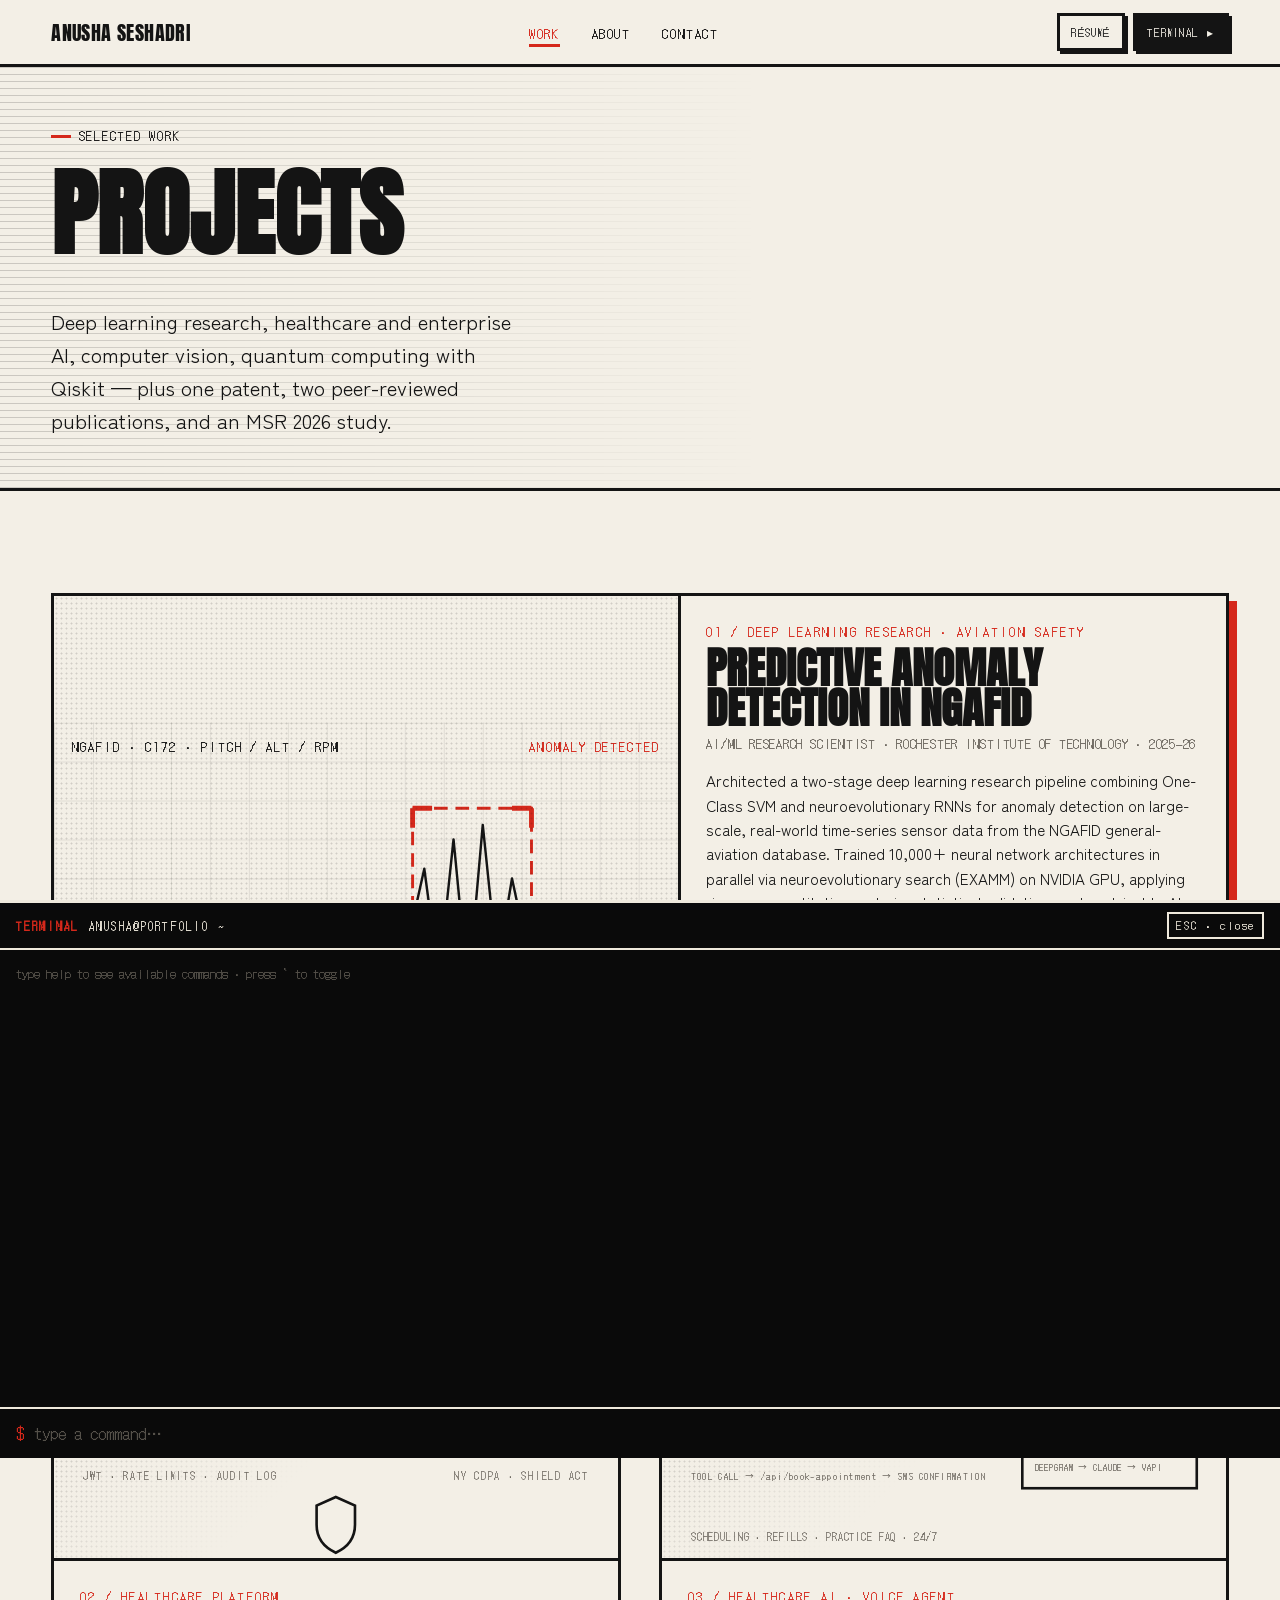
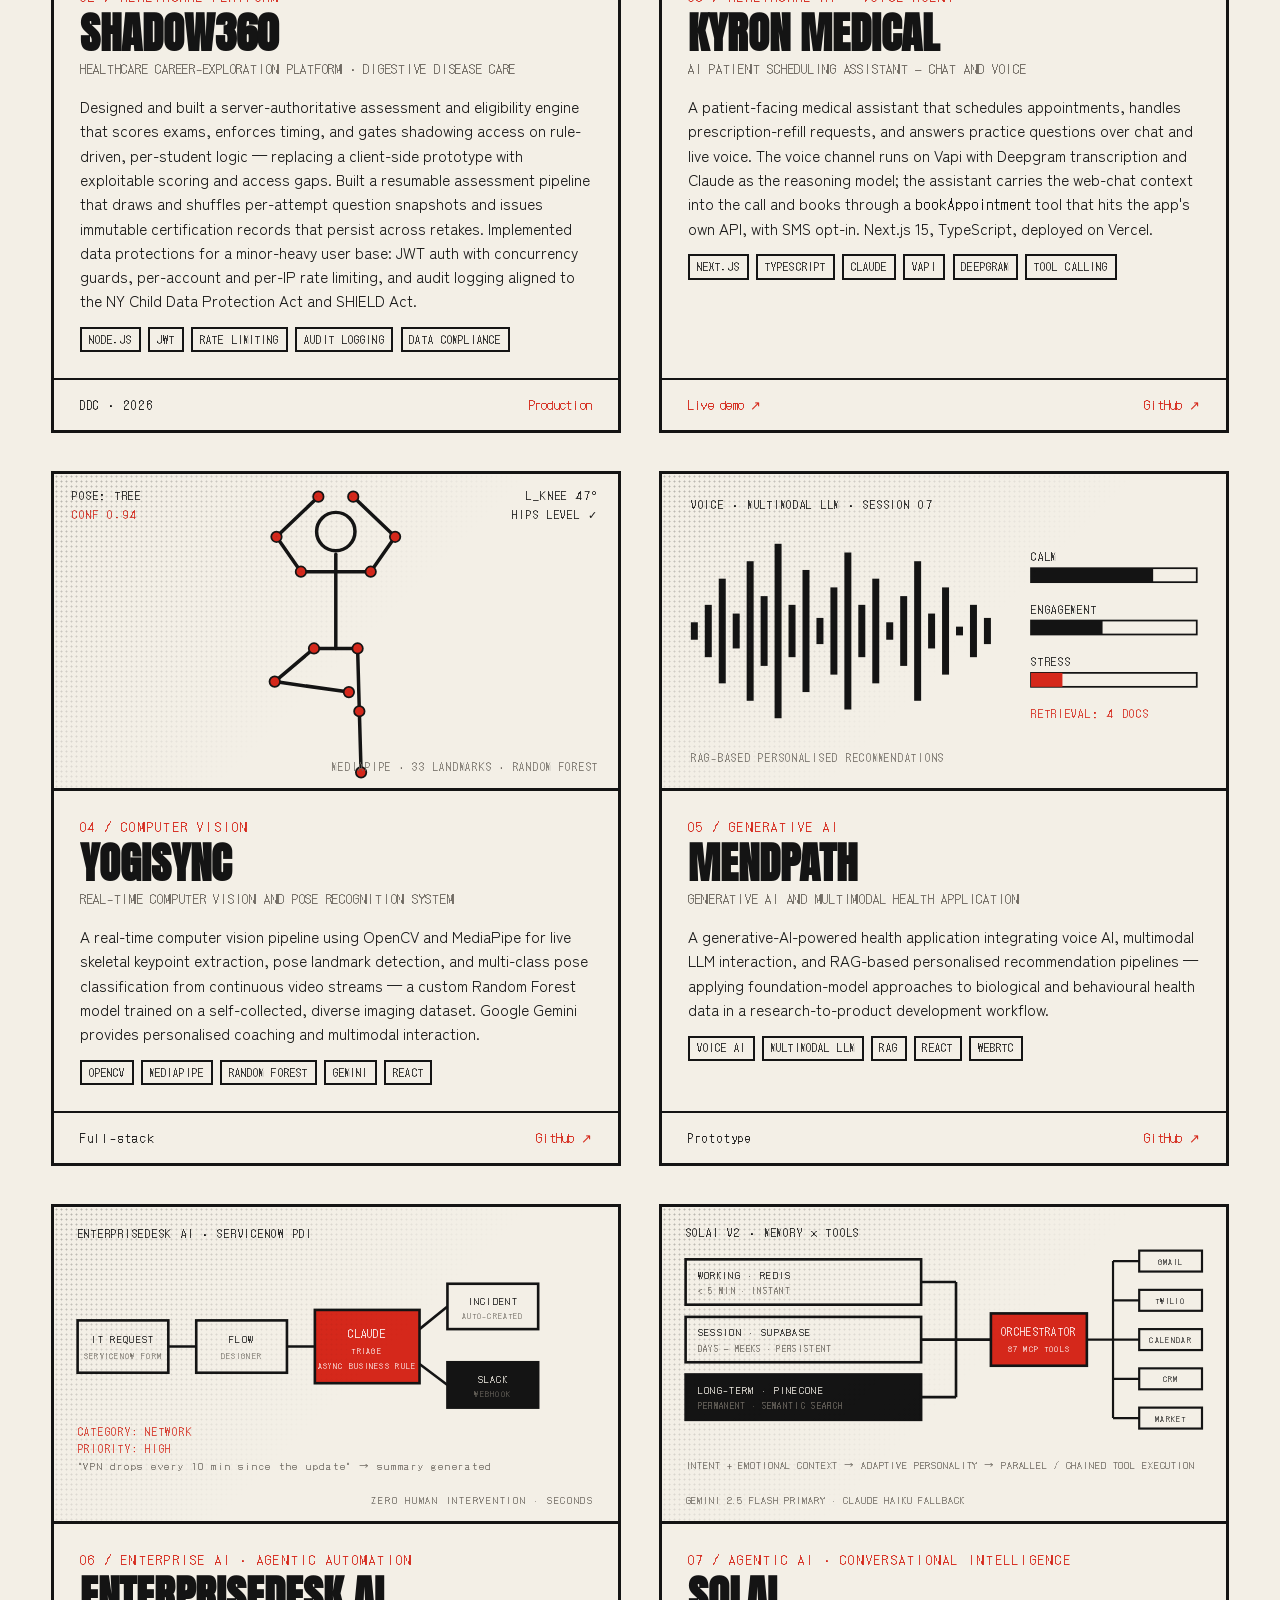
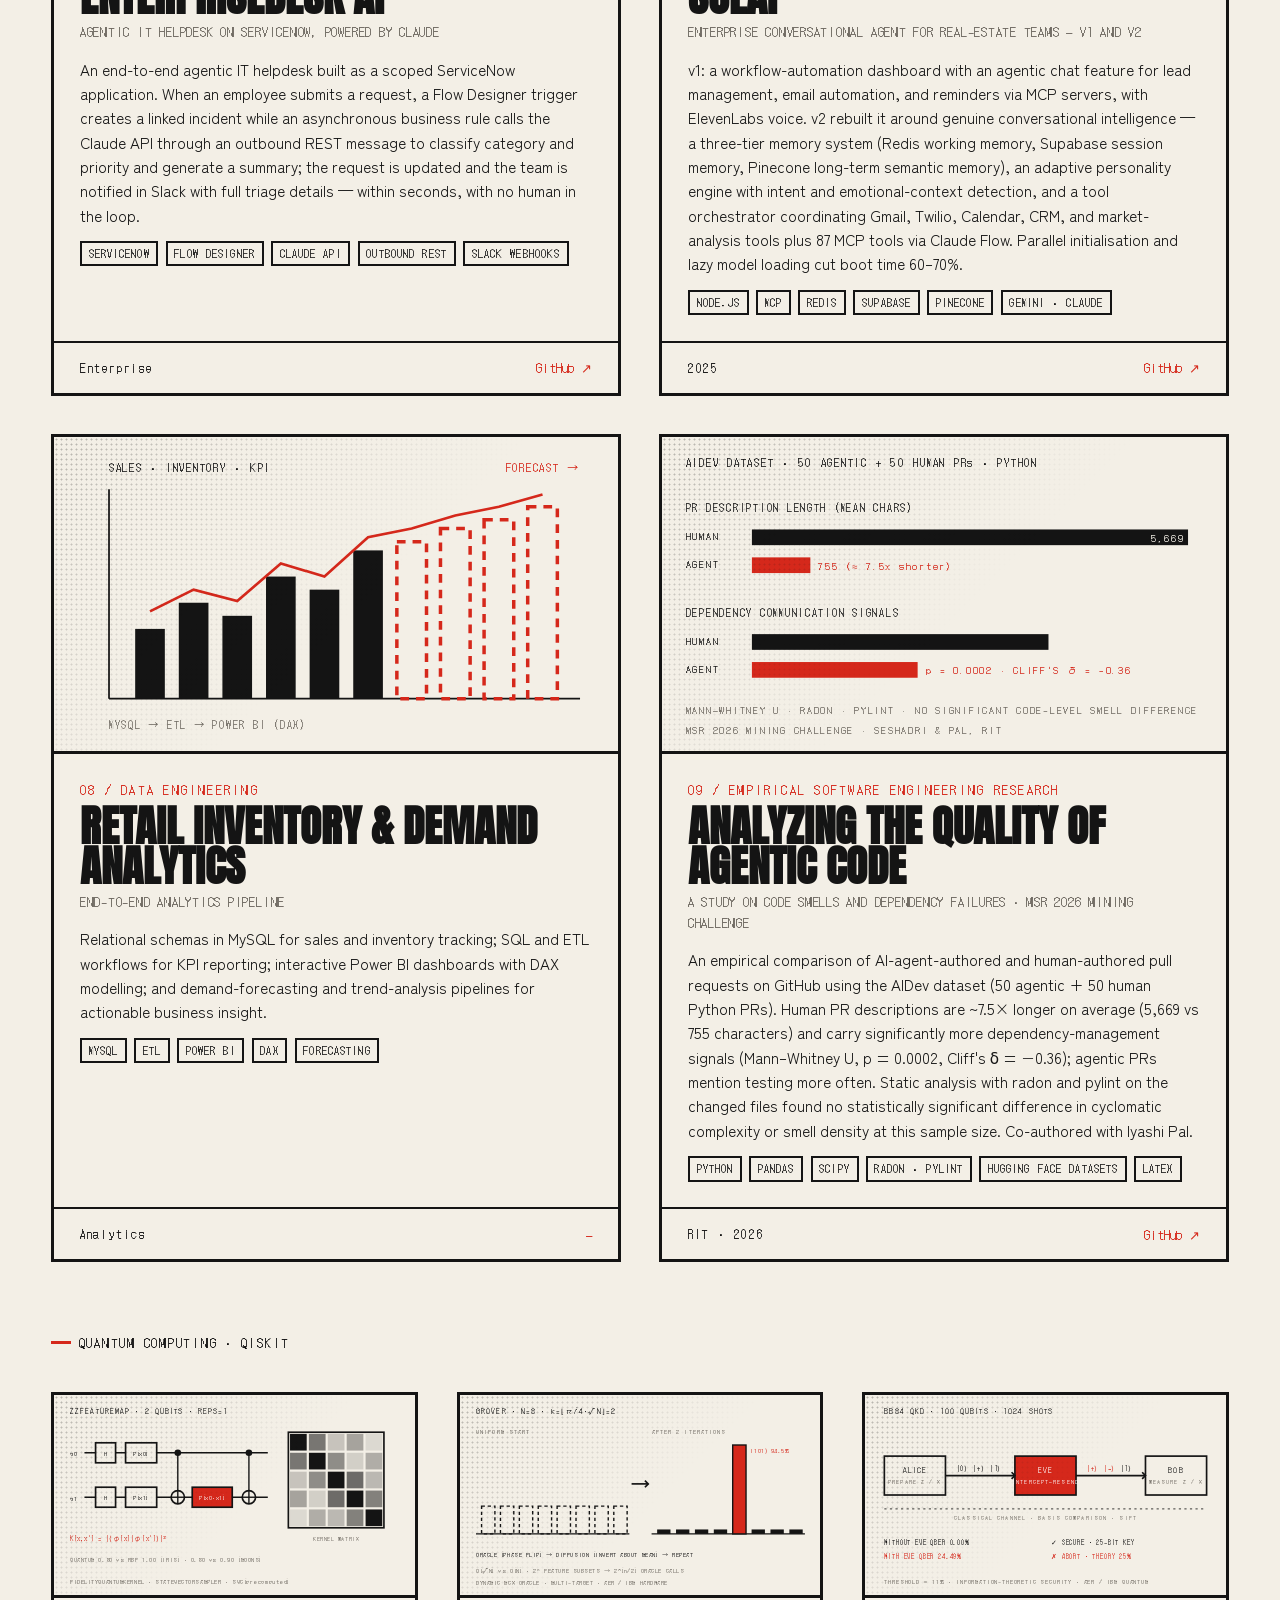
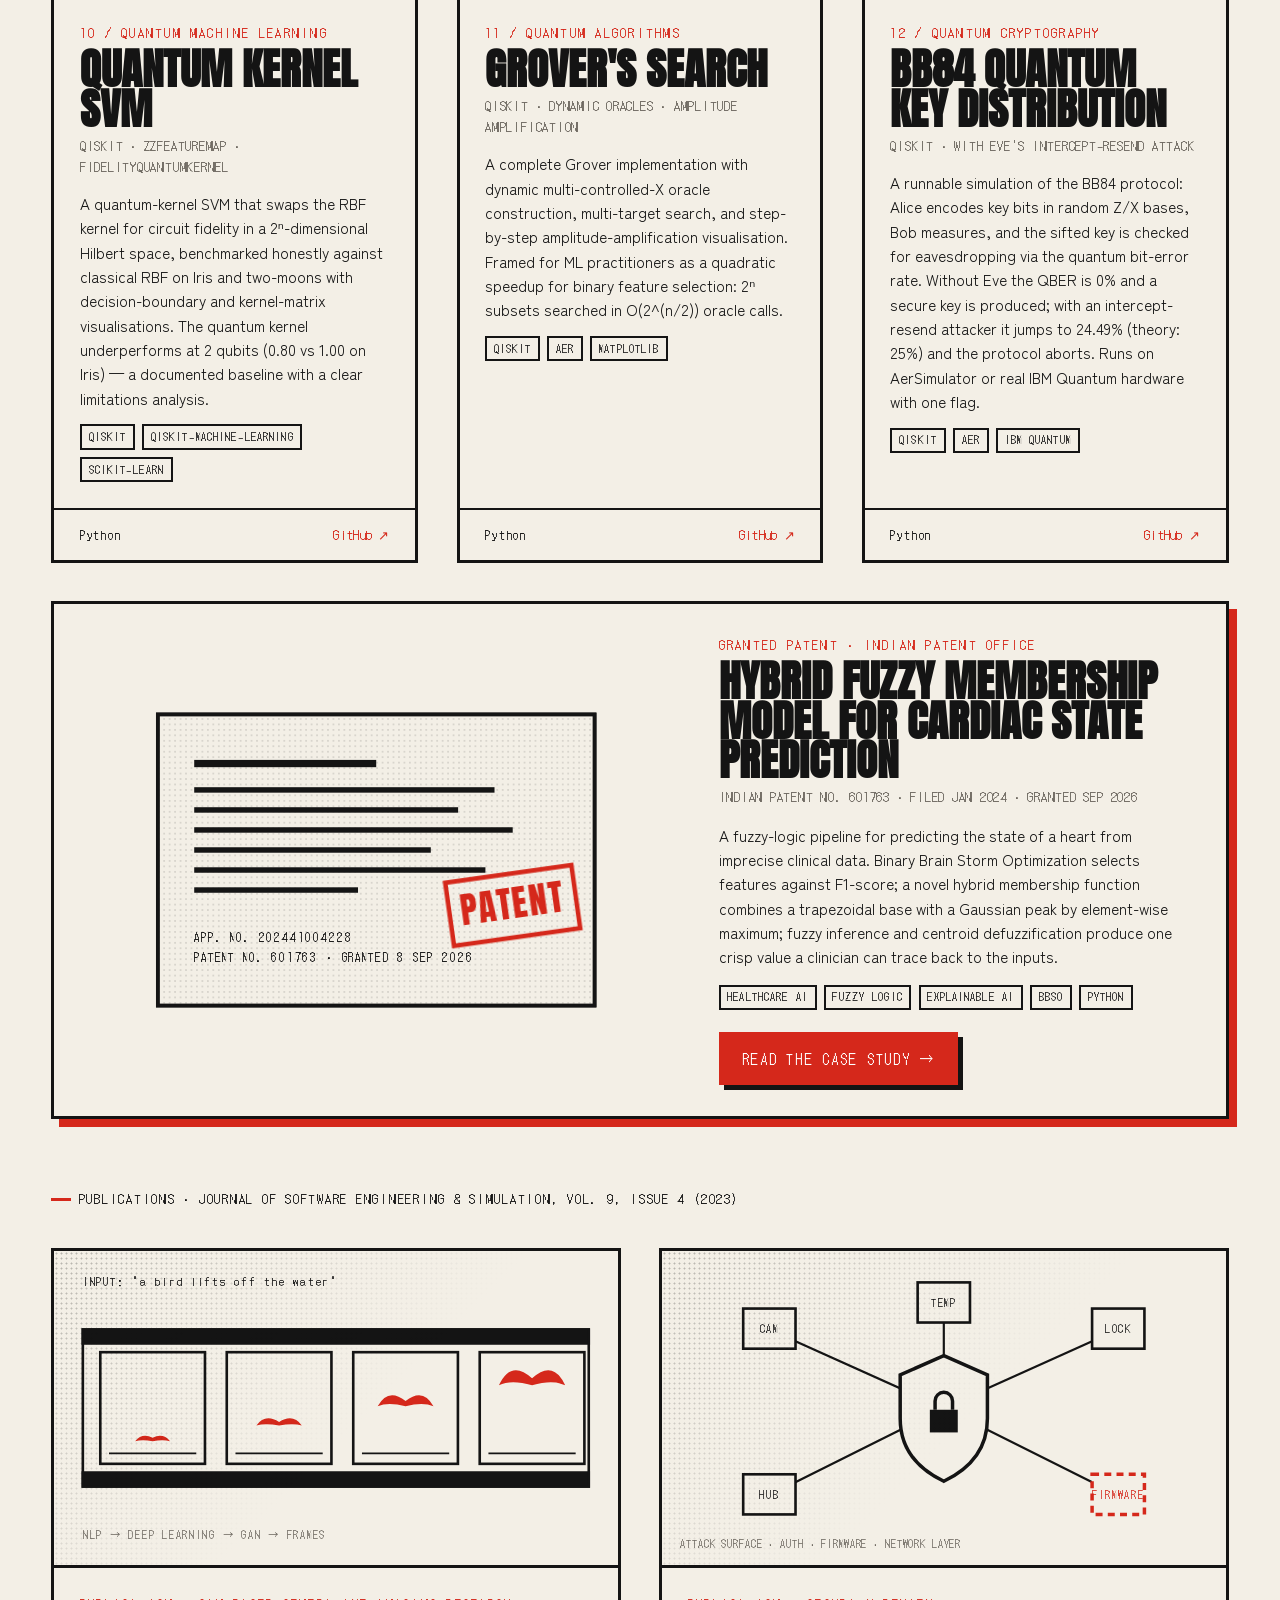
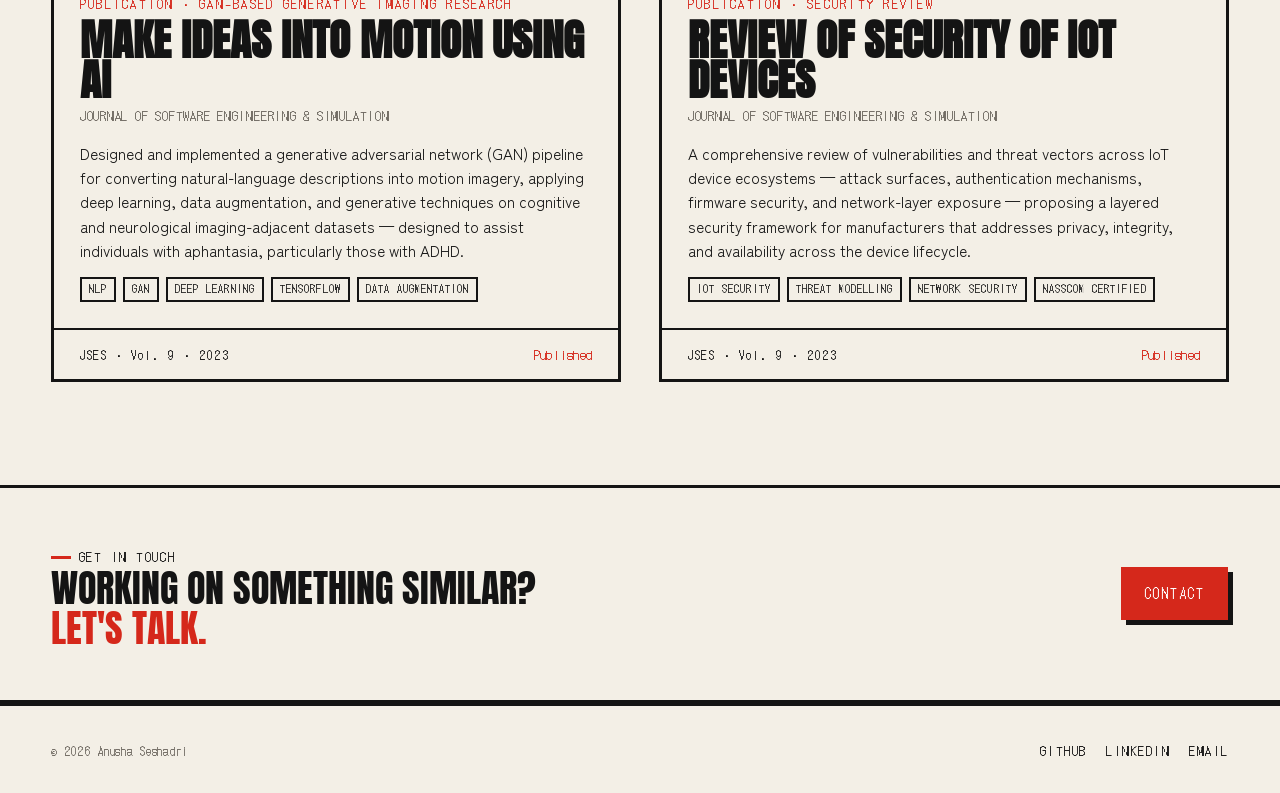
<file: projects.html>
<!DOCTYPE html>
<html lang="en">
<head>
<meta charset="utf-8"/>
<meta name="viewport" content="width=device-width, initial-scale=1"/>
<title>Work — Anusha Seshadri</title>
<meta name="description" content="Selected work by Anusha Seshadri: deep learning research, healthcare AI, enterprise agents, quantum computing with Qiskit, a patent, and publications."/>
<link rel="preconnect" href="https://fonts.googleapis.com"/>
<link rel="preconnect" href="https://fonts.gstatic.com" crossorigin/>
<link href="https://fonts.googleapis.com/css2?family=Anton&family=DotGothic16&family=Zen+Kaku+Gothic+New:wght@400;500;700&display=swap" rel="stylesheet"/>
<link rel="stylesheet" href="styles.css"/>
</head>
<body>

<header class="nav">
  <div class="wrap nav__in">
    <a class="nav__brand" href="index.html">Anusha Seshadri</a>
    <nav aria-label="primary"><ul class="nav__links">
      <li><a href="projects.html" aria-current="page">Work</a></li>
      <li><a href="about.html">About</a></li>
      <li><a href="contact.html">Contact</a></li>
    </ul></nav>
    <div class="nav__tools">
      <a class="btn btn--sm" href="resume.html">Résumé</a>
      <button class="btn btn--sm btn--ink" type="button" data-term title="press ` anywhere">Terminal ▸</button>
    </div>
  </div>
</header>

<main>

  <section class="section--tight" style="border-bottom:var(--bw) solid var(--ink);overflow:hidden">
    <div class="lines" aria-hidden="true"></div>
    <div class="wrap" style="position:relative">
      <p class="eyebrow" data-reveal>Selected work</p>
      <h1 class="h-section" data-reveal style="--i:1">Projects</h1>
      <p class="lede" data-reveal style="--i:2">Deep learning research, healthcare and enterprise AI, computer vision, quantum computing with Qiskit — plus one patent, two peer-reviewed publications, and an MSR 2026 study.</p>
    </div>
  </section>

  <section>
    <div class="wrap">
      <div class="panels panels--roomy">

<article id="ngafid" class="panel panel--featured ep ep--h s12" data-reveal>
          <div class="ep__still tone">
            <svg viewBox="0 0 640 360" role="img" aria-label="Flight telemetry with an anomalous subsequence flagged">
              <defs><pattern id="g1" width="40" height="40" patternUnits="userSpaceOnUse"><path d="M40 0H0V40" fill="none" stroke="var(--ink)" stroke-opacity=".18"/></pattern></defs>
              <rect width="640" height="360" fill="url(#g1)"/>
              <text x="18" y="30" font-family="DotGothic16, monospace" font-size="13" fill="var(--ink)" letter-spacing="2">NGAFID · C172 · PITCH / ALT / RPM</text>
              <text x="622" y="30" text-anchor="end" font-family="DotGothic16, monospace" font-size="13" fill="var(--red)" letter-spacing="2">ANOMALY DETECTED</text>
              <polyline fill="none" stroke="var(--ink)" stroke-width="2.5" stroke-linejoin="round" points="0,220 30,214 60,226 90,210 120,218 150,205 180,215 210,208 240,220 270,212 300,218 330,200 360,240 380,150 395,262 410,120 425,275 440,105 455,250 470,160 485,230 500,205 530,214 560,206 590,218 620,210 640,214"/>
              <rect x="368" y="88" width="122" height="205" fill="none" stroke="var(--red)" stroke-width="3" stroke-dasharray="14 8"/>
              <path d="M368 88h20M368 88v20M490 88h-20M490 88v20M368 293h20M368 293v-20M490 293h-20M490 293v-20" stroke="var(--red)" stroke-width="5" fill="none"/>
              <text x="372" y="318" font-family="DotGothic16, monospace" font-size="13" fill="var(--red)" letter-spacing="2">SUBSEQ 4102–4388</text>
              <text x="18" y="340" font-family="DotGothic16, monospace" font-size="12" fill="var(--mute)" letter-spacing="1">OC-SVM → NEUROEVOLUTIONARY RNN (EXAMM) · 10,000+ ARCHITECTURES</text>
            </svg>
          </div>
          <div>
            <div class="ep__body">
              <div class="tcard">
                <span class="tcard__ep">01 / Deep learning research · Aviation safety</span>
                <h2 class="tcard__title">Predictive Anomaly Detection in NGAFID</h2>
                <span class="tcard__sub">AI/ML Research Scientist · Rochester Institute of Technology · 2025–26</span>
              </div>
              <p class="ep__desc">Architected a two-stage deep learning research pipeline combining One-Class SVM and neuroevolutionary RNNs for anomaly detection on large-scale, real-world time-series sensor data from the NGAFID general-aviation database. Trained 10,000+ neural network architectures in parallel via neuroevolutionary search (EXAMM) on NVIDIA GPU, applying rigorous quantitative analysis, statistical validation, and explainable-AI methods to identify complex temporal patterns in high-dimensional sensor data.</p>
              <dl class="kv">
                <dt>Signal</dt><dd>Pitch · altitude · RPM · 20+ sensor channels</dd>
                <dt>Stage 1</dt><dd>One-Class SVM on sliding subsequences</dd>
                <dt>Stage 2</dt><dd>Neuroevolved RNNs — EXAMM, 10,000+ architectures, GPU</dd>
                <dt>Output</dt><dd>Flagged subsequences with sensor-level explanations</dd>
              </dl>
              <div class="tags"><span class="tag">PyTorch</span><span class="tag">CUDA</span><span class="tag">EXAMM</span><span class="tag">OC-SVM</span><span class="tag">Explainable AI</span><span class="tag">Weights &amp; Biases</span></div>
            </div>
            <div class="ep__foot"><span class="mono" style="font-size:.75rem;letter-spacing:.15em">RIT · 2025–2026</span><a class="mono red" style="font-size:.8rem" href="https://github.com/Anusha19011901" target="_blank" rel="noopener" data-cursor="GITHUB">GitHub ↗</a></div>
          </div>
        </article>

<article id="shadow360" class="panel ep s6" data-reveal style="--i:1">
          <div class="ep__still tone tone--corner">
            <svg viewBox="0 0 640 360" role="img" aria-label="Assessment pipeline from exam to certification">
              <g font-family="DotGothic16, monospace" font-size="12" letter-spacing="2" text-anchor="middle">
                <rect x="30" y="140" width="120" height="70" fill="var(--paper)" stroke="var(--ink)" stroke-width="3"/><text x="90" y="170" fill="var(--ink)">EXAM</text><text x="90" y="190" fill="var(--mute)" font-size="10">SNAPSHOT</text>
                <rect x="185" y="140" width="120" height="70" fill="var(--paper)" stroke="var(--ink)" stroke-width="3"/><text x="245" y="170" fill="var(--ink)">SCORE</text><text x="245" y="190" fill="var(--mute)" font-size="10">SERVER-SIDE</text>
                <rect x="340" y="140" width="120" height="70" fill="var(--paper)" stroke="var(--ink)" stroke-width="3"/><text x="400" y="170" fill="var(--ink)">ELIGIBLE?</text><text x="400" y="190" fill="var(--mute)" font-size="10">RULE ENGINE</text>
                <rect x="495" y="140" width="120" height="70" fill="var(--red)" stroke="var(--ink)" stroke-width="3"/><text x="555" y="170" fill="#fff">CERT</text><text x="555" y="190" fill="#fff" font-size="10">IMMUTABLE</text>
              </g>
              <g stroke="var(--ink)" stroke-width="3" fill="none"><path d="M150 175h35M305 175h35M460 175h35"/><path d="M180 169l5 6-5 6M335 169l5 6-5 6M490 169l5 6-5 6"/></g>
              <g font-family="DotGothic16, monospace" font-size="13" letter-spacing="2" fill="var(--ink)">
                <text x="30" y="40">SHADOW360 · ASSESSMENT ENGINE</text>
                <text x="610" y="40" text-anchor="end" fill="var(--red)">TIMER 14:32</text>
                <text x="30" y="270" fill="var(--mute)" font-size="12">JWT · RATE LIMITS · AUDIT LOG</text>
                <text x="610" y="270" text-anchor="end" fill="var(--mute)" font-size="12">NY CDPA · SHIELD ACT</text>
              </g>
              <g stroke="var(--ink)" stroke-width="3" fill="var(--paper)"><path d="M320 290 l22 10 v22 c0 18 -11 27 -22 32 c-11 -5 -22 -14 -22 -32 v-22z"/></g>
            </svg>
          </div>
          <div class="ep__body">
            <div class="tcard">
              <span class="tcard__ep">02 / Healthcare platform</span>
              <h2 class="tcard__title">shadow360</h2>
              <span class="tcard__sub">Healthcare career-exploration platform · Digestive Disease Care</span>
            </div>
            <p class="ep__desc">Designed and built a server-authoritative assessment and eligibility engine that scores exams, enforces timing, and gates shadowing access on rule-driven, per-student logic — replacing a client-side prototype with exploitable scoring and access gaps. Built a resumable assessment pipeline that draws and shuffles per-attempt question snapshots and issues immutable certification records that persist across retakes. Implemented data protections for a minor-heavy user base: JWT auth with concurrency guards, per-account and per-IP rate limiting, and audit logging aligned to the NY Child Data Protection Act and SHIELD Act.</p>
            <div class="tags"><span class="tag">Node.js</span><span class="tag">JWT</span><span class="tag">Rate limiting</span><span class="tag">Audit logging</span><span class="tag">Data compliance</span></div>
          </div>
          <div class="ep__foot"><span class="mono" style="font-size:.75rem;letter-spacing:.15em">DDC · 2026</span><span class="mono red" style="font-size:.8rem">Production</span></div>
        </article>

<article id="kyron" class="panel ep s6" data-reveal style="--i:2">
          <div class="ep__still tone tone--corner">
            <svg viewBox="0 0 640 360" role="img" aria-label="Chat and voice scheduling assistant with a booking tool call">
              <g font-family="DotGothic16, monospace" font-size="12" letter-spacing="1.5">
                <text x="30" y="34" fill="var(--ink)" letter-spacing="2" font-size="13">KYRON MEDICAL · CHAT + VOICE</text>
                <rect x="30" y="60" width="300" height="46" fill="var(--paper)" stroke="var(--ink)" stroke-width="3"/>
                <text x="44" y="80" fill="var(--ink)">I need to see a cardiologist</text><text x="44" y="97" fill="var(--mute)" font-size="10">PATIENT · 09:41</text>
                <rect x="70" y="122" width="300" height="62" fill="var(--ink)" stroke="var(--ink)" stroke-width="3"/>
                <text x="84" y="143" fill="var(--paper)">Dr. Sarah Chen — Cardiology</text><text x="84" y="160" fill="var(--paper)">Tue Apr 14, 9:00 AM. Book it?</text><text x="84" y="176" fill="var(--mute)" font-size="10">KYRON · CLAUDE</text>
                <rect x="30" y="200" width="200" height="38" fill="var(--red)" stroke="var(--ink)" stroke-width="3"/>
                <text x="44" y="224" fill="#fff" font-size="11">bookAppointment()</text>
                <text x="30" y="270" fill="var(--mute)" font-size="10">TOOL CALL → /api/book-appointment → SMS CONFIRMATION</text>
              </g>
              <g transform="translate(410 60)">
                <rect x="0" y="0" width="200" height="220" fill="var(--paper)" stroke="var(--ink)" stroke-width="3"/>
                <text x="14" y="26" font-family="DotGothic16, monospace" font-size="11" fill="var(--red)" letter-spacing="2">VOICE · ACTIVE</text>
                <g fill="var(--ink)">
                  <rect x="20" y="100" width="6" height="30"/><rect x="34" y="80" width="6" height="70"/><rect x="48" y="60" width="6" height="110"/><rect x="62" y="90" width="6" height="50"/><rect x="76" y="50" width="6" height="130"/><rect x="90" y="85" width="6" height="60"/><rect x="104" y="70" width="6" height="90"/><rect x="118" y="95" width="6" height="40"/><rect x="132" y="55" width="6" height="120"/><rect x="146" y="90" width="6" height="50"/><rect x="160" y="105" width="6" height="20"/><rect x="174" y="80" width="6" height="70"/>
                </g>
                <text x="14" y="200" font-family="DotGothic16, monospace" font-size="10" fill="var(--mute)" letter-spacing="1">DEEPGRAM → CLAUDE → VAPI</text>
              </g>
              <text x="30" y="340" font-family="DotGothic16, monospace" font-size="12" fill="var(--mute)" letter-spacing="1">SCHEDULING · REFILLS · PRACTICE FAQ · 24/7</text>
            </svg>
          </div>
          <div class="ep__body">
            <div class="tcard">
              <span class="tcard__ep">03 / Healthcare AI · Voice agent</span>
              <h2 class="tcard__title">Kyron Medical</h2>
              <span class="tcard__sub">AI patient scheduling assistant — chat and voice</span>
            </div>
            <p class="ep__desc">A patient-facing medical assistant that schedules appointments, handles prescription-refill requests, and answers practice questions over chat and live voice. The voice channel runs on Vapi with Deepgram transcription and Claude as the reasoning model; the assistant carries the web-chat context into the call and books through a <code>bookAppointment</code> tool that hits the app's own API, with SMS opt-in. Next.js 15, TypeScript, deployed on Vercel.</p>
            <div class="tags"><span class="tag">Next.js</span><span class="tag">TypeScript</span><span class="tag">Claude</span><span class="tag">Vapi</span><span class="tag">Deepgram</span><span class="tag">Tool calling</span></div>
          </div>
          <div class="ep__foot"><a class="mono red" style="font-size:.8rem" href="https://kyron-medical.vercel.app/" target="_blank" rel="noopener" data-cursor="LIVE">Live demo ↗</a><a class="mono red" style="font-size:.8rem" href="https://github.com/Anusha19011901/kyron-medical" target="_blank" rel="noopener" data-cursor="GITHUB">GitHub ↗</a></div>
        </article>

<article id="yogisync" class="panel ep s6" data-reveal style="--i:1">
          <div class="ep__still tone tone--corner">
            <svg viewBox="0 0 640 360" role="img" aria-label="Pose-detection skeleton in tree pose">
              <g stroke="var(--ink)" stroke-width="4" stroke-linecap="round" fill="none">
                <line x1="320" y1="92" x2="320" y2="200"/><line x1="280" y1="112" x2="360" y2="112"/>
                <line x1="280" y1="112" x2="252" y2="72"/><line x1="252" y1="72" x2="300" y2="26"/>
                <line x1="360" y1="112" x2="388" y2="72"/><line x1="388" y1="72" x2="340" y2="26"/>
                <line x1="295" y1="200" x2="345" y2="200"/>
                <line x1="345" y1="200" x2="347" y2="272"/><line x1="347" y1="272" x2="349" y2="342"/>
                <line x1="295" y1="200" x2="250" y2="238"/><line x1="250" y1="238" x2="335" y2="250"/>
              </g>
              <circle cx="320" cy="66" r="22" fill="var(--paper)" stroke="var(--ink)" stroke-width="4"/>
              <g fill="var(--red)" stroke="var(--ink)" stroke-width="2">
                <circle cx="280" cy="112" r="6"/><circle cx="360" cy="112" r="6"/><circle cx="252" cy="72" r="6"/><circle cx="388" cy="72" r="6"/>
                <circle cx="300" cy="26" r="6"/><circle cx="340" cy="26" r="6"/><circle cx="295" cy="200" r="6"/><circle cx="345" cy="200" r="6"/>
                <circle cx="347" cy="272" r="6"/><circle cx="349" cy="342" r="6"/><circle cx="250" cy="238" r="6"/><circle cx="335" cy="250" r="6"/>
              </g>
              <g font-family="DotGothic16, monospace" font-size="13" letter-spacing="2" fill="var(--ink)">
                <text x="18" y="30">POSE: TREE</text><text x="18" y="52" fill="var(--red)">CONF 0.94</text>
                <text x="622" y="30" text-anchor="end">L_KNEE 47°</text><text x="622" y="52" text-anchor="end">HIPS LEVEL ✓</text>
                <text x="622" y="340" text-anchor="end" fill="var(--mute)" font-size="12">MEDIAPIPE · 33 LANDMARKS · RANDOM FOREST</text>
              </g>
            </svg>
          </div>
          <div class="ep__body">
            <div class="tcard">
              <span class="tcard__ep">04 / Computer vision</span>
              <h2 class="tcard__title">YogiSync</h2>
              <span class="tcard__sub">Real-time computer vision and pose recognition system</span>
            </div>
            <p class="ep__desc">A real-time computer vision pipeline using OpenCV and MediaPipe for live skeletal keypoint extraction, pose landmark detection, and multi-class pose classification from continuous video streams — a custom Random Forest model trained on a self-collected, diverse imaging dataset. Google Gemini provides personalised coaching and multimodal interaction.</p>
            <div class="tags"><span class="tag">OpenCV</span><span class="tag">MediaPipe</span><span class="tag">Random Forest</span><span class="tag">Gemini</span><span class="tag">React</span></div>
          </div>
          <div class="ep__foot"><span class="mono" style="font-size:.75rem;letter-spacing:.15em">Full-stack</span><a class="mono red" style="font-size:.8rem" href="https://github.com/Anusha19011901" target="_blank" rel="noopener" data-cursor="GITHUB">GitHub ↗</a></div>
        </article>

<article id="mendpath" class="panel ep s6" data-reveal style="--i:2">
          <div class="ep__still tone tone--corner">
            <svg viewBox="0 0 640 360" role="img" aria-label="Voice waveform with an emotion readout">
              <g fill="var(--ink)">
                <rect x="30" y="170" width="8" height="20"/><rect x="46" y="150" width="8" height="60"/><rect x="62" y="120" width="8" height="120"/><rect x="78" y="160" width="8" height="40"/>
                <rect x="94" y="100" width="8" height="160"/><rect x="110" y="140" width="8" height="80"/><rect x="126" y="80" width="8" height="200"/><rect x="142" y="150" width="8" height="60"/>
                <rect x="158" y="110" width="8" height="140"/><rect x="174" y="165" width="8" height="30"/><rect x="190" y="130" width="8" height="100"/><rect x="206" y="90" width="8" height="180"/>
                <rect x="222" y="150" width="8" height="60"/><rect x="238" y="120" width="8" height="120"/><rect x="254" y="170" width="8" height="20"/><rect x="270" y="140" width="8" height="80"/>
                <rect x="286" y="100" width="8" height="160"/><rect x="302" y="160" width="8" height="40"/><rect x="318" y="130" width="8" height="100"/><rect x="334" y="175" width="8" height="10"/>
                <rect x="350" y="150" width="8" height="60"/><rect x="366" y="165" width="8" height="30"/>
              </g>
              <g font-family="DotGothic16, monospace" font-size="13" letter-spacing="2" fill="var(--ink)">
                <text x="30" y="40">VOICE · MULTIMODAL LLM · SESSION 07</text>
                <text x="30" y="330" fill="var(--mute)" font-size="12">RAG-BASED PERSONALISED RECOMMENDATIONS</text>
                <text x="420" y="100">CALM</text><rect x="420" y="108" width="190" height="16" fill="none" stroke="var(--ink)" stroke-width="2"/><rect x="420" y="108" width="140" height="16" fill="var(--ink)"/>
                <text x="420" y="160">ENGAGEMENT</text><rect x="420" y="168" width="190" height="16" fill="none" stroke="var(--ink)" stroke-width="2"/><rect x="420" y="168" width="82" height="16" fill="var(--ink)"/>
                <text x="420" y="220">STRESS</text><rect x="420" y="228" width="190" height="16" fill="none" stroke="var(--ink)" stroke-width="2"/><rect x="420" y="228" width="36" height="16" fill="var(--red)"/>
                <text x="420" y="280" fill="var(--red)">RETRIEVAL: 4 DOCS</text>
              </g>
            </svg>
          </div>
          <div class="ep__body">
            <div class="tcard">
              <span class="tcard__ep">05 / Generative AI</span>
              <h2 class="tcard__title">MendPath</h2>
              <span class="tcard__sub">Generative AI and multimodal health application</span>
            </div>
            <p class="ep__desc">A generative-AI-powered health application integrating voice AI, multimodal LLM interaction, and RAG-based personalised recommendation pipelines — applying foundation-model approaches to biological and behavioural health data in a research-to-product development workflow.</p>
            <div class="tags"><span class="tag">Voice AI</span><span class="tag">Multimodal LLM</span><span class="tag">RAG</span><span class="tag">React</span><span class="tag">WebRTC</span></div>
          </div>
          <div class="ep__foot"><span class="mono" style="font-size:.75rem;letter-spacing:.15em">Prototype</span><a class="mono red" style="font-size:.8rem" href="https://github.com/Anusha19011901" target="_blank" rel="noopener" data-cursor="GITHUB">GitHub ↗</a></div>
        </article>

<article id="enterprisedesk" class="panel ep s6" data-reveal style="--i:1">
          <div class="ep__still tone tone--corner">
            <svg viewBox="0 0 640 360" role="img" aria-label="IT request triaged by Claude into a ServiceNow incident and Slack alert">
              <g font-family="DotGothic16, monospace" font-size="11" letter-spacing="1.5" text-anchor="middle">
                <rect x="24" y="130" width="104" height="60" fill="var(--paper)" stroke="var(--ink)" stroke-width="3"/><text x="76" y="156" fill="var(--ink)">IT REQUEST</text><text x="76" y="174" fill="var(--mute)" font-size="9">SERVICENOW FORM</text>
                <rect x="160" y="130" width="104" height="60" fill="var(--paper)" stroke="var(--ink)" stroke-width="3"/><text x="212" y="156" fill="var(--ink)">FLOW</text><text x="212" y="174" fill="var(--mute)" font-size="9">DESIGNER</text>
                <rect x="296" y="118" width="120" height="84" fill="var(--red)" stroke="var(--ink)" stroke-width="3"/><text x="356" y="150" fill="#fff" font-size="13">CLAUDE</text><text x="356" y="168" fill="#fff" font-size="9">TRIAGE</text><text x="356" y="186" fill="#fff" font-size="9">ASYNC BUSINESS RULE</text>
                <rect x="448" y="88" width="104" height="52" fill="var(--paper)" stroke="var(--ink)" stroke-width="3"/><text x="500" y="112" fill="var(--ink)">INCIDENT</text><text x="500" y="128" fill="var(--mute)" font-size="9">AUTO-CREATED</text>
                <rect x="448" y="178" width="104" height="52" fill="var(--ink)" stroke="var(--ink)" stroke-width="3"/><text x="500" y="202" fill="var(--paper)">SLACK</text><text x="500" y="218" fill="var(--mute)" font-size="9">WEBHOOK</text>
              </g>
              <g stroke="var(--ink)" stroke-width="3" fill="none"><path d="M128 160h32M264 160h32M416 140l32-26M416 180l32 24"/></g>
              <g font-family="DotGothic16, monospace" font-size="12" letter-spacing="2" fill="var(--ink)">
                <text x="24" y="36" font-size="13">ENTERPRISEDESK AI · SERVICENOW PDI</text>
                <text x="24" y="262" fill="var(--red)">CATEGORY: NETWORK</text><text x="24" y="282" fill="var(--red)">PRIORITY: HIGH</text>
                <text x="24" y="302" fill="var(--mute)" font-size="11">"VPN drops every 10 min since the update" → summary generated</text>
                <text x="616" y="340" text-anchor="end" fill="var(--mute)" font-size="11">ZERO HUMAN INTERVENTION · SECONDS</text>
              </g>
            </svg>
          </div>
          <div class="ep__body">
            <div class="tcard">
              <span class="tcard__ep">06 / Enterprise AI · Agentic automation</span>
              <h2 class="tcard__title">EnterpriseDesk AI</h2>
              <span class="tcard__sub">Agentic IT helpdesk on ServiceNow, powered by Claude</span>
            </div>
            <p class="ep__desc">An end-to-end agentic IT helpdesk built as a scoped ServiceNow application. When an employee submits a request, a Flow Designer trigger creates a linked incident while an asynchronous business rule calls the Claude API through an outbound REST message to classify category and priority and generate a summary; the request is updated and the team is notified in Slack with full triage details — within seconds, with no human in the loop.</p>
            <div class="tags"><span class="tag">ServiceNow</span><span class="tag">Flow Designer</span><span class="tag">Claude API</span><span class="tag">Outbound REST</span><span class="tag">Slack webhooks</span></div>
          </div>
          <div class="ep__foot"><span class="mono" style="font-size:.75rem;letter-spacing:.15em">Enterprise</span><a class="mono red" style="font-size:.8rem" href="https://github.com/Anusha19011901/enterprisedesk-ai" target="_blank" rel="noopener" data-cursor="GITHUB">GitHub ↗</a></div>
        </article>

<article id="solai" class="panel ep s6" data-reveal style="--i:2">
          <div class="ep__still tone tone--corner">
            <svg viewBox="0 0 640 360" role="img" aria-label="Three-tier memory stack feeding a tool orchestrator">
              <g font-family="DotGothic16, monospace" font-size="11" letter-spacing="1.5">
                <text x="24" y="34" fill="var(--ink)" font-size="13" letter-spacing="2">SOLAI V2 · MEMORY × TOOLS</text>
                <rect x="24" y="60" width="270" height="52" fill="var(--paper)" stroke="var(--ink)" stroke-width="3"/><text x="38" y="82" fill="var(--ink)">WORKING · REDIS</text><text x="38" y="100" fill="var(--mute)" font-size="10">&lt; 5 MIN · INSTANT</text>
                <rect x="24" y="126" width="270" height="52" fill="var(--paper)" stroke="var(--ink)" stroke-width="3"/><text x="38" y="148" fill="var(--ink)">SESSION · SUPABASE</text><text x="38" y="166" fill="var(--mute)" font-size="10">DAYS – WEEKS · PERSISTENT</text>
                <rect x="24" y="192" width="270" height="52" fill="var(--ink)" stroke="var(--ink)" stroke-width="3"/><text x="38" y="214" fill="var(--paper)">LONG-TERM · PINECONE</text><text x="38" y="232" fill="var(--mute)" font-size="10">PERMANENT · SEMANTIC SEARCH</text>
              </g>
              <g stroke="var(--ink)" stroke-width="3" fill="none"><path d="M294 86h40M294 152h40M294 218h40M334 86v132M334 152h40"/></g>
              <g font-family="DotGothic16, monospace" font-size="11" letter-spacing="1.5" text-anchor="middle">
                <rect x="374" y="122" width="110" height="60" fill="var(--red)" stroke="var(--ink)" stroke-width="3"/><text x="429" y="148" fill="#fff" font-size="12">ORCHESTRATOR</text><text x="429" y="166" fill="#fff" font-size="9">87 MCP TOOLS</text>
                <g stroke="var(--ink)" stroke-width="2.5" fill="none"><path d="M484 152h30M514 152v-90M514 152v90M514 62h30M514 107h30M514 152h30M514 197h30M514 242h30M514 107v0"/></g>
                <g fill="var(--paper)" stroke="var(--ink)" stroke-width="2.5"><rect x="544" y="50" width="72" height="24"/><rect x="544" y="95" width="72" height="24"/><rect x="544" y="140" width="72" height="24"/><rect x="544" y="185" width="72" height="24"/><rect x="544" y="230" width="72" height="24"/></g>
                <g fill="var(--ink)" font-size="9"><text x="580" y="66">GMAIL</text><text x="580" y="111">TWILIO</text><text x="580" y="156">CALENDAR</text><text x="580" y="201">CRM</text><text x="580" y="246">MARKET</text></g>
              </g>
              <text x="24" y="300" font-family="DotGothic16, monospace" font-size="11" fill="var(--mute)" letter-spacing="1">INTENT + EMOTIONAL CONTEXT → ADAPTIVE PERSONALITY → PARALLEL / CHAINED TOOL EXECUTION</text>
              <text x="24" y="340" font-family="DotGothic16, monospace" font-size="11" fill="var(--mute)" letter-spacing="1">GEMINI 2.5 FLASH PRIMARY · CLAUDE HAIKU FALLBACK</text>
            </svg>
          </div>
          <div class="ep__body">
            <div class="tcard">
              <span class="tcard__ep">07 / Agentic AI · Conversational intelligence</span>
              <h2 class="tcard__title">SolAI</h2>
              <span class="tcard__sub">Enterprise conversational agent for real-estate teams — v1 and v2</span>
            </div>
            <p class="ep__desc">v1: a workflow-automation dashboard with an agentic chat feature for lead management, email automation, and reminders via MCP servers, with ElevenLabs voice. v2 rebuilt it around genuine conversational intelligence — a three-tier memory system (Redis working memory, Supabase session memory, Pinecone long-term semantic memory), an adaptive personality engine with intent and emotional-context detection, and a tool orchestrator coordinating Gmail, Twilio, Calendar, CRM, and market-analysis tools plus 87 MCP tools via Claude Flow. Parallel initialisation and lazy model loading cut boot time 60–70%.</p>
            <div class="tags"><span class="tag">Node.js</span><span class="tag">MCP</span><span class="tag">Redis</span><span class="tag">Supabase</span><span class="tag">Pinecone</span><span class="tag">Gemini · Claude</span></div>
          </div>
          <div class="ep__foot"><span class="mono" style="font-size:.75rem;letter-spacing:.15em">2025</span><a class="mono red" style="font-size:.8rem" href="https://github.com/solaiservicesdemo/SolAI_v2" target="_blank" rel="noopener" data-cursor="GITHUB">GitHub ↗</a></div>
        </article>

<article id="retail" class="panel ep s6" data-reveal style="--i:1">
          <div class="ep__still tone tone--corner">
            <svg viewBox="0 0 640 360" role="img" aria-label="Sales bars with a dotted demand forecast">
              <g stroke="var(--ink)" stroke-width="2"><line x1="60" y1="300" x2="600" y2="300"/><line x1="60" y1="60" x2="60" y2="300"/></g>
              <g fill="var(--ink)"><rect x="90" y="220" width="34" height="80"/><rect x="140" y="190" width="34" height="110"/><rect x="190" y="205" width="34" height="95"/><rect x="240" y="160" width="34" height="140"/><rect x="290" y="175" width="34" height="125"/><rect x="340" y="130" width="34" height="170"/></g>
              <g fill="none" stroke="var(--red)" stroke-width="4" stroke-dasharray="10 8"><rect x="390" y="120" width="34" height="180"/><rect x="440" y="105" width="34" height="195"/><rect x="490" y="95" width="34" height="205"/><rect x="540" y="80" width="34" height="220"/></g>
              <polyline fill="none" stroke="var(--red)" stroke-width="3" points="107,200 157,175 207,188 257,145 307,160 357,115 407,105 457,90 507,80 557,66"/>
              <g font-family="DotGothic16, monospace" font-size="13" letter-spacing="2" fill="var(--ink)">
                <text x="60" y="40">SALES · INVENTORY · KPI</text><text x="600" y="40" text-anchor="end" fill="var(--red)">FORECAST →</text>
                <text x="60" y="335" fill="var(--mute)" font-size="12">MYSQL → ETL → POWER BI (DAX)</text>
              </g>
            </svg>
          </div>
          <div class="ep__body">
            <div class="tcard">
              <span class="tcard__ep">08 / Data engineering</span>
              <h2 class="tcard__title">Retail Inventory &amp; Demand Analytics</h2>
              <span class="tcard__sub">End-to-end analytics pipeline</span>
            </div>
            <p class="ep__desc">Relational schemas in MySQL for sales and inventory tracking; SQL and ETL workflows for KPI reporting; interactive Power BI dashboards with DAX modelling; and demand-forecasting and trend-analysis pipelines for actionable business insight.</p>
            <div class="tags"><span class="tag">MySQL</span><span class="tag">ETL</span><span class="tag">Power BI</span><span class="tag">DAX</span><span class="tag">Forecasting</span></div>
          </div>
          <div class="ep__foot"><span class="mono" style="font-size:.75rem;letter-spacing:.15em">Analytics</span><span class="mono red" style="font-size:.8rem">—</span></div>
        </article>

<article id="agentic-prs" class="panel ep s6" data-reveal style="--i:2">
          <div class="ep__still tone tone--corner">
            <svg viewBox="0 0 640 360" role="img" aria-label="Human versus agentic pull-request description length and dependency signals">
              <g font-family="DotGothic16, monospace" font-size="12" letter-spacing="2" fill="var(--ink)">
                <text x="24" y="34" font-size="13">AIDEV DATASET · 50 AGENTIC + 50 HUMAN PRs · PYTHON</text>
                <text x="24" y="86">PR DESCRIPTION LENGTH (MEAN CHARS)</text>
                <text x="24" y="118" font-size="11">HUMAN</text><rect x="100" y="106" width="500" height="18" fill="var(--ink)"/><text x="596" y="120" text-anchor="end" fill="var(--paper)" font-size="11">5,669</text>
                <text x="24" y="150" font-size="11">AGENT</text><rect x="100" y="138" width="67" height="18" fill="var(--red)"/><text x="176" y="152" fill="var(--red)" font-size="11">755  (≈ 7.5× shorter)</text>
                <text x="24" y="206">DEPENDENCY COMMUNICATION SIGNALS</text>
                <text x="24" y="238" font-size="11">HUMAN</text><rect x="100" y="226" width="340" height="18" fill="var(--ink)"/>
                <text x="24" y="270" font-size="11">AGENT</text><rect x="100" y="258" width="190" height="18" fill="var(--red)"/><text x="300" y="272" fill="var(--red)" font-size="11">p = 0.0002 · CLIFF'S δ = −0.36</text>
                <text x="24" y="318" fill="var(--mute)" font-size="11">MANN–WHITNEY U · RADON · PYLINT · NO SIGNIFICANT CODE-LEVEL SMELL DIFFERENCE</text>
                <text x="24" y="340" fill="var(--mute)" font-size="11">MSR 2026 MINING CHALLENGE · SESHADRI &amp; PAL, RIT</text>
              </g>
            </svg>
          </div>
          <div class="ep__body">
            <div class="tcard">
              <span class="tcard__ep">09 / Empirical software engineering research</span>
              <h2 class="tcard__title">Analyzing the Quality of Agentic Code</h2>
              <span class="tcard__sub">A study on code smells and dependency failures · MSR 2026 Mining Challenge</span>
            </div>
            <p class="ep__desc">An empirical comparison of AI-agent-authored and human-authored pull requests on GitHub using the AIDev dataset (50 agentic + 50 human Python PRs). Human PR descriptions are ~7.5× longer on average (5,669 vs 755 characters) and carry significantly more dependency-management signals (Mann–Whitney U, p = 0.0002, Cliff's δ = −0.36); agentic PRs mention testing more often. Static analysis with radon and pylint on the changed files found no statistically significant difference in cyclomatic complexity or smell density at this sample size. Co-authored with Iyashi Pal.</p>
            <div class="tags"><span class="tag">Python</span><span class="tag">pandas</span><span class="tag">SciPy</span><span class="tag">radon · pylint</span><span class="tag">Hugging Face datasets</span><span class="tag">LaTeX</span></div>
          </div>
          <div class="ep__foot"><span class="mono" style="font-size:.75rem;letter-spacing:.15em">RIT · 2026</span><a class="mono red" style="font-size:.8rem" href="https://github.com/iyashipal/Analyzing-the-Quality-of-Agentic-Code-A-Study-on-Code-Smells-and-Dependency-Failures" target="_blank" rel="noopener" data-cursor="GITHUB">GitHub ↗</a></div>
        </article>

        <div class="s12 divider" data-reveal>
          <p class="eyebrow">Quantum computing · Qiskit</p>
        </div>

<article id="qsvm" class="panel ep s4" data-reveal style="--i:1">
          <div class="ep__still tone tone--corner">
            <svg viewBox="0 0 640 360" role="img" aria-label="ZZFeatureMap circuit and a quantum kernel matrix">
              <g font-family="DotGothic16, monospace" font-size="12" letter-spacing="2" fill="var(--ink)">
                <text x="24" y="34" font-size="13">ZZFEATUREMAP · 2 QUBITS · REPS=1</text>
                <text x="24" y="110" font-size="11">q0</text><text x="24" y="190" font-size="11">q1</text>
              </g>
              <g stroke="var(--ink)" stroke-width="2.5"><line x1="50" y1="104" x2="380" y2="104"/><line x1="50" y1="184" x2="380" y2="184"/></g>
              <g font-family="DotGothic16, monospace" font-size="11" text-anchor="middle" letter-spacing="1">
                <rect x="70" y="86" width="36" height="36" fill="var(--paper)" stroke="var(--ink)" stroke-width="3"/><text x="88" y="109" fill="var(--ink)">H</text>
                <rect x="70" y="166" width="36" height="36" fill="var(--paper)" stroke="var(--ink)" stroke-width="3"/><text x="88" y="189" fill="var(--ink)">H</text>
                <rect x="124" y="86" width="56" height="36" fill="var(--paper)" stroke="var(--ink)" stroke-width="3"/><text x="152" y="109" fill="var(--ink)">P(x0)</text>
                <rect x="124" y="166" width="56" height="36" fill="var(--paper)" stroke="var(--ink)" stroke-width="3"/><text x="152" y="189" fill="var(--ink)">P(x1)</text>
                <circle cx="218" cy="104" r="6" fill="var(--ink)"/><line x1="218" y1="104" x2="218" y2="184" stroke="var(--ink)" stroke-width="2.5"/><circle cx="218" cy="184" r="12" fill="var(--paper)" stroke="var(--ink)" stroke-width="3"/><line x1="218" y1="172" x2="218" y2="196" stroke="var(--ink)" stroke-width="2.5"/><line x1="206" y1="184" x2="230" y2="184" stroke="var(--ink)" stroke-width="2.5"/>
                <rect x="244" y="166" width="72" height="36" fill="var(--red)" stroke="var(--ink)" stroke-width="3"/><text x="280" y="189" fill="#fff">P(x0·x1)</text>
                <circle cx="346" cy="104" r="6" fill="var(--ink)"/><line x1="346" y1="104" x2="346" y2="184" stroke="var(--ink)" stroke-width="2.5"/><circle cx="346" cy="184" r="12" fill="var(--paper)" stroke="var(--ink)" stroke-width="3"/><line x1="346" y1="172" x2="346" y2="196" stroke="var(--ink)" stroke-width="2.5"/><line x1="334" y1="184" x2="358" y2="184" stroke="var(--ink)" stroke-width="2.5"/>
              </g>
              <g transform="translate(420 70)">
                <g fill="var(--ink)">
                  <rect x="0" y="0" width="30" height="30"/><rect x="34" y="0" width="30" height="30" fill-opacity=".55"/><rect x="68" y="0" width="30" height="30" fill-opacity=".2"/><rect x="102" y="0" width="30" height="30" fill-opacity=".35"/><rect x="136" y="0" width="30" height="30" fill-opacity=".1"/>
                  <rect x="0" y="34" width="30" height="30" fill-opacity=".55"/><rect x="34" y="34" width="30" height="30"/><rect x="68" y="34" width="30" height="30" fill-opacity=".45"/><rect x="102" y="34" width="30" height="30" fill-opacity=".15"/><rect x="136" y="34" width="30" height="30" fill-opacity=".3"/>
                  <rect x="0" y="68" width="30" height="30" fill-opacity=".2"/><rect x="34" y="68" width="30" height="30" fill-opacity=".45"/><rect x="68" y="68" width="30" height="30"/><rect x="102" y="68" width="30" height="30" fill-opacity=".6"/><rect x="136" y="68" width="30" height="30" fill-opacity=".25"/>
                  <rect x="0" y="102" width="30" height="30" fill-opacity=".35"/><rect x="34" y="102" width="30" height="30" fill-opacity=".15"/><rect x="68" y="102" width="30" height="30" fill-opacity=".6"/><rect x="102" y="102" width="30" height="30"/><rect x="136" y="102" width="30" height="30" fill-opacity=".5"/>
                  <rect x="0" y="136" width="30" height="30" fill-opacity=".1"/><rect x="34" y="136" width="30" height="30" fill-opacity=".3"/><rect x="68" y="136" width="30" height="30" fill-opacity=".25"/><rect x="102" y="136" width="30" height="30" fill-opacity=".5"/><rect x="136" y="136" width="30" height="30"/>
                </g>
                <rect x="-3" y="-3" width="172" height="172" fill="none" stroke="var(--ink)" stroke-width="3"/>
                <text x="83" y="192" text-anchor="middle" font-family="DotGothic16, monospace" font-size="10" fill="var(--mute)" letter-spacing="1">KERNEL MATRIX</text>
              </g>
              <text x="24" y="262" font-family="DotGothic16, monospace" font-size="12" fill="var(--red)" letter-spacing="1">K(x,x') = |⟨φ(x)|φ(x')⟩|²</text>
              <text x="24" y="300" font-family="DotGothic16, monospace" font-size="11" fill="var(--mute)" letter-spacing="1">QUANTUM 0.80 vs RBF 1.00 (IRIS) · 0.80 vs 0.90 (MOONS)</text>
              <text x="24" y="340" font-family="DotGothic16, monospace" font-size="11" fill="var(--mute)" letter-spacing="1">FIDELITYQUANTUMKERNEL · STATEVECTORSAMPLER · SVC(precomputed)</text>
            </svg>
          </div>
          <div class="ep__body">
            <div class="tcard">
              <span class="tcard__ep">10 / Quantum machine learning</span>
              <h2 class="tcard__title">Quantum Kernel SVM</h2>
              <span class="tcard__sub">Qiskit · ZZFeatureMap · FidelityQuantumKernel</span>
            </div>
            <p class="ep__desc">A quantum-kernel SVM that swaps the RBF kernel for circuit fidelity in a 2ⁿ-dimensional Hilbert space, benchmarked honestly against classical RBF on Iris and two-moons with decision-boundary and kernel-matrix visualisations. The quantum kernel underperforms at 2 qubits (0.80 vs 1.00 on Iris) — a documented baseline with a clear limitations analysis.</p>
            <div class="tags"><span class="tag">Qiskit</span><span class="tag">qiskit-machine-learning</span><span class="tag">scikit-learn</span></div>
          </div>
          <div class="ep__foot"><span class="mono" style="font-size:.75rem;letter-spacing:.15em">Python</span><a class="mono red" style="font-size:.8rem" href="https://github.com/Anusha19011901/quantum-svm-with-qiskit" target="_blank" rel="noopener" data-cursor="GITHUB">GitHub ↗</a></div>
        </article>

<article id="grover" class="panel ep s4" data-reveal style="--i:2">
          <div class="ep__still tone tone--corner">
            <svg viewBox="0 0 640 360" role="img" aria-label="Amplitude amplification: uniform amplitudes become one tall target bar">
              <g font-family="DotGothic16, monospace" font-size="12" letter-spacing="2" fill="var(--ink)">
                <text x="24" y="34" font-size="13">GROVER · N=8 · k=⌊π/4·√N⌋=2</text>
                <text x="24" y="70" fill="var(--mute)" font-size="11">UNIFORM START</text>
                <text x="340" y="70" fill="var(--mute)" font-size="11">AFTER 2 ITERATIONS</text>
              </g>
              <g stroke="var(--ink)" stroke-width="2"><line x1="24" y1="250" x2="300" y2="250"/><line x1="340" y1="250" x2="616" y2="250"/></g>
              <g fill="none" stroke="var(--ink)" stroke-width="2.5" stroke-dasharray="6 5">
                <rect x="34" y="200" width="24" height="50"/><rect x="68" y="200" width="24" height="50"/><rect x="102" y="200" width="24" height="50"/><rect x="136" y="200" width="24" height="50"/><rect x="170" y="200" width="24" height="50"/><rect x="204" y="200" width="24" height="50"/><rect x="238" y="200" width="24" height="50"/><rect x="272" y="200" width="24" height="50"/>
              </g>
              <g fill="var(--ink)">
                <rect x="350" y="242" width="24" height="8"/><rect x="384" y="242" width="24" height="8"/><rect x="418" y="242" width="24" height="8"/><rect x="452" y="242" width="24" height="8"/><rect x="520" y="242" width="24" height="8"/><rect x="554" y="242" width="24" height="8"/><rect x="588" y="242" width="24" height="8"/>
              </g>
              <rect x="486" y="90" width="24" height="160" fill="var(--red)" stroke="var(--ink)" stroke-width="2.5"/>
              <text x="518" y="104" text-anchor="start" font-family="DotGothic16, monospace" font-size="11" fill="var(--red)" letter-spacing="1">|101⟩ 94.5%</text>
              <path d="M304 160h30" stroke="var(--ink)" stroke-width="3" fill="none"/><path d="M328 154l6 6-6 6" stroke="var(--ink)" stroke-width="3" fill="none"/>
              <text x="24" y="292" font-family="DotGothic16, monospace" font-size="11" fill="var(--ink)" letter-spacing="1">ORACLE (PHASE FLIP) → DIFFUSION (INVERT ABOUT MEAN) → REPEAT</text>
              <text x="24" y="320" font-family="DotGothic16, monospace" font-size="11" fill="var(--mute)" letter-spacing="1">O(√N) vs O(N) · 2ⁿ FEATURE SUBSETS → 2^(n/2) ORACLE CALLS</text>
              <text x="24" y="342" font-family="DotGothic16, monospace" font-size="11" fill="var(--mute)" letter-spacing="1">DYNAMIC MCX ORACLE · MULTI-TARGET · AER / IBM HARDWARE</text>
            </svg>
          </div>
          <div class="ep__body">
            <div class="tcard">
              <span class="tcard__ep">11 / Quantum algorithms</span>
              <h2 class="tcard__title">Grover's Search</h2>
              <span class="tcard__sub">Qiskit · dynamic oracles · amplitude amplification</span>
            </div>
            <p class="ep__desc">A complete Grover implementation with dynamic multi-controlled-X oracle construction, multi-target search, and step-by-step amplitude-amplification visualisation. Framed for ML practitioners as a quadratic speedup for binary feature selection: 2ⁿ subsets searched in O(2^(n/2)) oracle calls.</p>
            <div class="tags"><span class="tag">Qiskit</span><span class="tag">Aer</span><span class="tag">Matplotlib</span></div>
          </div>
          <div class="ep__foot"><span class="mono" style="font-size:.75rem;letter-spacing:.15em">Python</span><a class="mono red" style="font-size:.8rem" href="https://github.com/Anusha19011901/grovers-search-qiskit" target="_blank" rel="noopener" data-cursor="GITHUB">GitHub ↗</a></div>
        </article>

<article id="bb84" class="panel ep s4" data-reveal style="--i:3">
          <div class="ep__still tone tone--corner">
            <svg viewBox="0 0 640 360" role="img" aria-label="Alice sends qubits to Bob; Eve intercepts and raises the error rate">
              <g font-family="DotGothic16, monospace" font-size="12" letter-spacing="2" text-anchor="middle">
                <rect x="30" y="110" width="110" height="70" fill="var(--paper)" stroke="var(--ink)" stroke-width="3"/><text x="85" y="140" fill="var(--ink)" font-size="13">ALICE</text><text x="85" y="160" fill="var(--mute)" font-size="10">PREPARE Z / X</text>
                <rect x="265" y="110" width="110" height="70" fill="var(--red)" stroke="var(--ink)" stroke-width="3"/><text x="320" y="140" fill="#fff" font-size="13">EVE</text><text x="320" y="160" fill="#fff" font-size="10">INTERCEPT–RESEND</text>
                <rect x="500" y="110" width="110" height="70" fill="var(--paper)" stroke="var(--ink)" stroke-width="3"/><text x="555" y="140" fill="var(--ink)" font-size="13">BOB</text><text x="555" y="160" fill="var(--mute)" font-size="10">MEASURE Z / X</text>
              </g>
              <g stroke="var(--ink)" stroke-width="3" fill="none"><path d="M140 145h125M375 145h125"/><path d="M259 139l6 6-6 6M494 139l6 6-6 6"/></g>
              <g font-family="DotGothic16, monospace" font-size="12" fill="var(--ink)" text-anchor="middle" letter-spacing="1">
                <text x="170" y="136">|0⟩</text><text x="200" y="136">|+⟩</text><text x="230" y="136">|1⟩</text>
                <text x="405" y="136" fill="var(--red)">|+⟩</text><text x="435" y="136" fill="var(--red)">|−⟩</text><text x="465" y="136">|1⟩</text>
              </g>
              <path d="M30 205 h580" stroke="var(--ink)" stroke-width="1.5" stroke-dasharray="4 6"/>
              <text x="320" y="225" text-anchor="middle" font-family="DotGothic16, monospace" font-size="10" fill="var(--mute)" letter-spacing="2">CLASSICAL CHANNEL · BASIS COMPARISON · SIFT</text>
              <g font-family="DotGothic16, monospace" font-size="12" letter-spacing="1.5">
                <text x="30" y="34" fill="var(--ink)" font-size="13" letter-spacing="2">BB84 QKD · 100 QUBITS · 1024 SHOTS</text>
                <text x="30" y="270" fill="var(--ink)">WITHOUT EVE   QBER  0.00%</text><text x="330" y="270" fill="var(--ink)">✓ SECURE · 25-BIT KEY</text>
                <text x="30" y="296" fill="var(--red)">WITH EVE      QBER 24.49%</text><text x="330" y="296" fill="var(--red)">✗ ABORT · THEORY 25%</text>
                <text x="30" y="340" fill="var(--mute)" font-size="11">THRESHOLD ≈ 11% · INFORMATION-THEORETIC SECURITY · AER / IBM QUANTUM</text>
              </g>
            </svg>
          </div>
          <div class="ep__body">
            <div class="tcard">
              <span class="tcard__ep">12 / Quantum cryptography</span>
              <h2 class="tcard__title">BB84 Quantum Key Distribution</h2>
              <span class="tcard__sub">Qiskit · with Eve's intercept-resend attack</span>
            </div>
            <p class="ep__desc">A runnable simulation of the BB84 protocol: Alice encodes key bits in random Z/X bases, Bob measures, and the sifted key is checked for eavesdropping via the quantum bit-error rate. Without Eve the QBER is 0% and a secure key is produced; with an intercept-resend attacker it jumps to 24.49% (theory: 25%) and the protocol aborts. Runs on AerSimulator or real IBM Quantum hardware with one flag.</p>
            <div class="tags"><span class="tag">Qiskit</span><span class="tag">Aer</span><span class="tag">IBM Quantum</span></div>
          </div>
          <div class="ep__foot"><span class="mono" style="font-size:.75rem;letter-spacing:.15em">Python</span><a class="mono red" style="font-size:.8rem" href="https://github.com/Anusha19011901/bb84-qkd" target="_blank" rel="noopener" data-cursor="GITHUB">GitHub ↗</a></div>
        </article>

<article id="patent" class="panel panel--featured s12" data-reveal>
          <div class="panel__in scroll-grid">
            <div class="scroll-art">
              <svg viewBox="0 0 640 400" role="img" aria-label="Patent document">
                <defs><pattern id="tone3" width="6" height="6" patternUnits="userSpaceOnUse"><circle cx="3" cy="3" r=".9" fill="var(--ink)" fill-opacity=".18"/></pattern></defs>
                <g stroke="var(--ink)" stroke-width="4"><rect x="80" y="40" width="480" height="320" fill="var(--paper)"/><rect x="80" y="40" width="480" height="320" fill="url(#tone3)"/></g>
                <g fill="var(--ink)">
                  <rect x="120" y="90" width="200" height="8"/><rect x="120" y="120" width="330" height="6"/><rect x="120" y="142" width="290" height="6"/>
                  <rect x="120" y="164" width="350" height="6"/><rect x="120" y="186" width="260" height="6"/><rect x="120" y="208" width="320" height="6"/><rect x="120" y="230" width="180" height="6"/>
                </g>
                <g font-family="DotGothic16, monospace" font-size="13" letter-spacing="2" fill="var(--ink)">
                  <text x="120" y="290">APP. NO. 202441004228</text>
                  <text x="120" y="312">PATENT NO. 601763 · GRANTED 8 SEP 2026</text>
                </g>
                <g transform="rotate(-8 470 250)">
                  <rect x="400" y="215" width="140" height="70" fill="none" stroke="var(--red)" stroke-width="5"/>
                  <text x="470" y="264" text-anchor="middle" font-family="Anton, Impact, sans-serif" font-size="40" fill="var(--red)" letter-spacing="2">PATENT</text>
                </g>
              </svg>
            </div>
            <div>
              <div class="tcard">
                <span class="tcard__ep">Granted patent · Indian Patent Office</span>
                <h2 class="tcard__title">Hybrid Fuzzy Membership Model for Cardiac State Prediction</h2>
                <span class="tcard__sub">Indian Patent No. 601763 · filed Jan 2024 · granted Sep 2026</span>
              </div>
              <p class="ep__desc" style="margin-top:1rem">A fuzzy-logic pipeline for predicting the state of a heart from imprecise clinical data. Binary Brain Storm Optimization selects features against F1-score; a novel hybrid membership function combines a trapezoidal base with a Gaussian peak by element-wise maximum; fuzzy inference and centroid defuzzification produce one crisp value a clinician can trace back to the inputs.</p>
              <div class="tags" style="margin-top:1rem"><span class="tag">Healthcare AI</span><span class="tag">Fuzzy logic</span><span class="tag">Explainable AI</span><span class="tag">BBSO</span><span class="tag">Python</span></div>
              <div class="row" style="margin-top:1.4rem"><a class="btn btn--red" href="patent.html" data-cursor="READ">Read the case study →</a></div>
            </div>
          </div>
        </article>

        <div class="s12 divider" data-reveal>
          <p class="eyebrow">Publications · Journal of Software Engineering &amp; Simulation, Vol. 9, Issue 4 (2023)</p>
        </div>

<article id="motion" class="panel ep s6" data-reveal style="--i:1">
          <div class="ep__still tone tone--corner">
            <svg viewBox="0 0 640 360" role="img" aria-label="Text turning into a film strip of motion">
              <g font-family="DotGothic16, monospace" font-size="13" letter-spacing="2" fill="var(--ink)">
                <text x="30" y="40">INPUT: "a bird lifts off the water"</text>
                <text x="30" y="330" fill="var(--mute)" font-size="12">NLP → DEEP LEARNING → GAN → FRAMES</text>
              </g>
              <g stroke="var(--ink)" stroke-width="3" fill="var(--paper)">
                <rect x="30" y="90" width="580" height="180"/>
                <g fill="var(--ink)"><rect x="30" y="90" width="580" height="16"/><rect x="30" y="254" width="580" height="16"/></g>
                <rect x="50" y="116" width="120" height="128"/><rect x="195" y="116" width="120" height="128"/><rect x="340" y="116" width="120" height="128"/><rect x="485" y="116" width="120" height="128"/>
              </g>
              <g fill="var(--red)">
                <path d="M110 214 q-12 -6 -20 4 q8 -2 20 0 q12 -2 20 0 q-8 -10 -20 -4z"/>
                <path d="M255 196 q-16 -10 -26 4 q10 -3 26 0 q16 -3 26 0 q-10 -14 -26 -4z"/>
                <path d="M400 172 q-20 -16 -32 6 q12 -5 32 0 q20 -5 32 0 q-12 -22 -32 -6z"/>
                <path d="M545 146 q-24 -22 -38 8 q14 -7 38 0 q24 -7 38 0 q-14 -30 -38 -8z"/>
              </g>
              <g stroke="var(--ink)" stroke-width="2"><line x1="60" y1="232" x2="160" y2="232"/><line x1="205" y1="232" x2="305" y2="232"/><line x1="350" y1="232" x2="450" y2="232"/><line x1="495" y1="232" x2="595" y2="232"/></g>
            </svg>
          </div>
          <div class="ep__body">
            <div class="tcard">
              <span class="tcard__ep">Publication · GAN-based generative imaging research</span>
              <h2 class="tcard__title">Make Ideas into Motion using AI</h2>
              <span class="tcard__sub">Journal of Software Engineering &amp; Simulation</span>
            </div>
            <p class="ep__desc">Designed and implemented a generative adversarial network (GAN) pipeline for converting natural-language descriptions into motion imagery, applying deep learning, data augmentation, and generative techniques on cognitive and neurological imaging-adjacent datasets — designed to assist individuals with aphantasia, particularly those with ADHD.</p>
            <div class="tags"><span class="tag">NLP</span><span class="tag">GAN</span><span class="tag">Deep learning</span><span class="tag">TensorFlow</span><span class="tag">Data augmentation</span></div>
          </div>
          <div class="ep__foot"><span class="mono" style="font-size:.75rem;letter-spacing:.15em">JSES · Vol. 9 · 2023</span><span class="mono red" style="font-size:.8rem">Published</span></div>
        </article>

<article id="iot" class="panel ep s6" data-reveal style="--i:2">
          <div class="ep__still tone tone--corner">
            <svg viewBox="0 0 640 360" role="img" aria-label="IoT devices around a hub, one flagged">
              <g stroke="var(--ink)" stroke-width="2.5" fill="none">
                <line x1="320" y1="180" x2="120" y2="90"/><line x1="320" y1="180" x2="520" y2="90"/><line x1="320" y1="180" x2="120" y2="280"/><line x1="320" y1="180" x2="520" y2="280"/><line x1="320" y1="180" x2="320" y2="60"/>
              </g>
              <path d="M320 120 l50 22 v50 c0 40 -25 60 -50 72 c-25 -12 -50 -32 -50 -72 v-50z" fill="var(--paper)" stroke="var(--ink)" stroke-width="4"/>
              <rect x="304" y="182" width="32" height="26" fill="var(--ink)"/><path d="M310 182 v-10 a10 10 0 0 1 20 0 v10" fill="none" stroke="var(--ink)" stroke-width="4"/>
              <g stroke="var(--ink)" stroke-width="3" fill="var(--paper)">
                <rect x="90" y="66" width="60" height="46"/><rect x="490" y="66" width="60" height="46"/><rect x="90" y="256" width="60" height="46"/><rect x="290" y="36" width="60" height="46"/>
                <rect x="490" y="256" width="60" height="46" stroke="var(--red)" stroke-width="4" stroke-dasharray="8 6"/>
              </g>
              <g font-family="DotGothic16, monospace" font-size="12" letter-spacing="2" fill="var(--ink)" text-anchor="middle">
                <text x="120" y="94">CAM</text><text x="520" y="94">LOCK</text><text x="120" y="284">HUB</text><text x="320" y="64">TEMP</text><text x="520" y="284" fill="var(--red)">FIRMWARE</text>
              </g>
              <text x="18" y="340" font-family="DotGothic16, monospace" font-size="12" fill="var(--mute)" letter-spacing="1">ATTACK SURFACE · AUTH · FIRMWARE · NETWORK LAYER</text>
            </svg>
          </div>
          <div class="ep__body">
            <div class="tcard">
              <span class="tcard__ep">Publication · Security review</span>
              <h2 class="tcard__title">Review of Security of IoT Devices</h2>
              <span class="tcard__sub">Journal of Software Engineering &amp; Simulation</span>
            </div>
            <p class="ep__desc">A comprehensive review of vulnerabilities and threat vectors across IoT device ecosystems — attack surfaces, authentication mechanisms, firmware security, and network-layer exposure — proposing a layered security framework for manufacturers that addresses privacy, integrity, and availability across the device lifecycle.</p>
            <div class="tags"><span class="tag">IoT security</span><span class="tag">Threat modelling</span><span class="tag">Network security</span><span class="tag">NASSCOM certified</span></div>
          </div>
          <div class="ep__foot"><span class="mono" style="font-size:.75rem;letter-spacing:.15em">JSES · Vol. 9 · 2023</span><span class="mono red" style="font-size:.8rem">Published</span></div>
        </article>

      </div>
    </div>
  </section>

  <section class="next section--tight">
    <div class="wrap row sp">
      <div>
        <p class="eyebrow" data-reveal>Get in touch</p>
        <p class="next__lines" data-reveal style="--i:1"><span>Working on something similar? <span class="cut">Let's talk.</span></span></p>
      </div>
      <a class="btn btn--red" href="contact.html" data-reveal style="--i:2" data-cursor="HI">Contact</a>
    </div>
  </section>

</main>

<footer class="footer">
  <div class="wrap footer__in">
    <p class="footer__note">© 2026 Anusha Seshadri</p>
    <div class="footer__links">
      <a href="https://github.com/Anusha19011901" target="_blank" rel="noopener">GitHub</a>
      <a href="https://www.linkedin.com/in/anusha-seshadri-9021a3215/" target="_blank" rel="noopener">LinkedIn</a>
      <a href="mailto:anushaseshadri1901@gmail.com" data-copy-email>Email</a>
    </div>
  </div>
</footer>

<script src="main.js"></script>
</body>
</html>
</file>
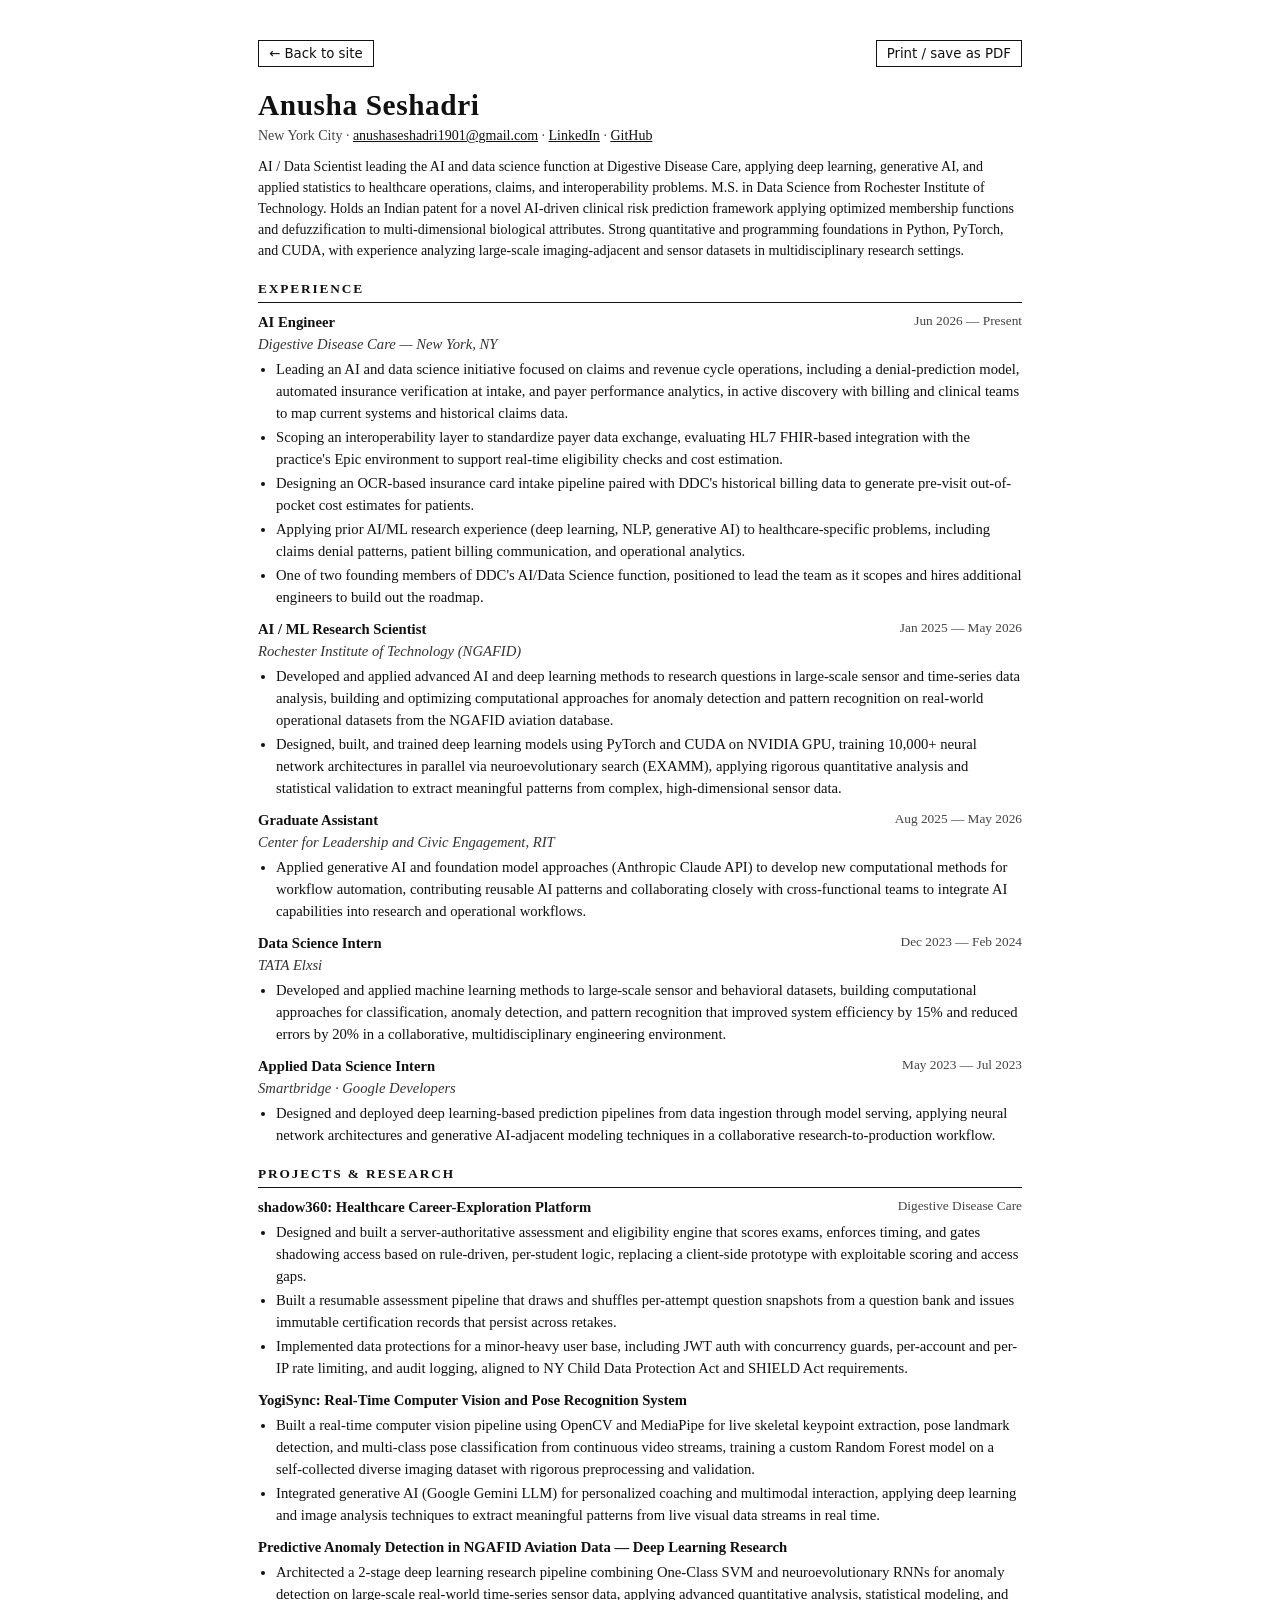
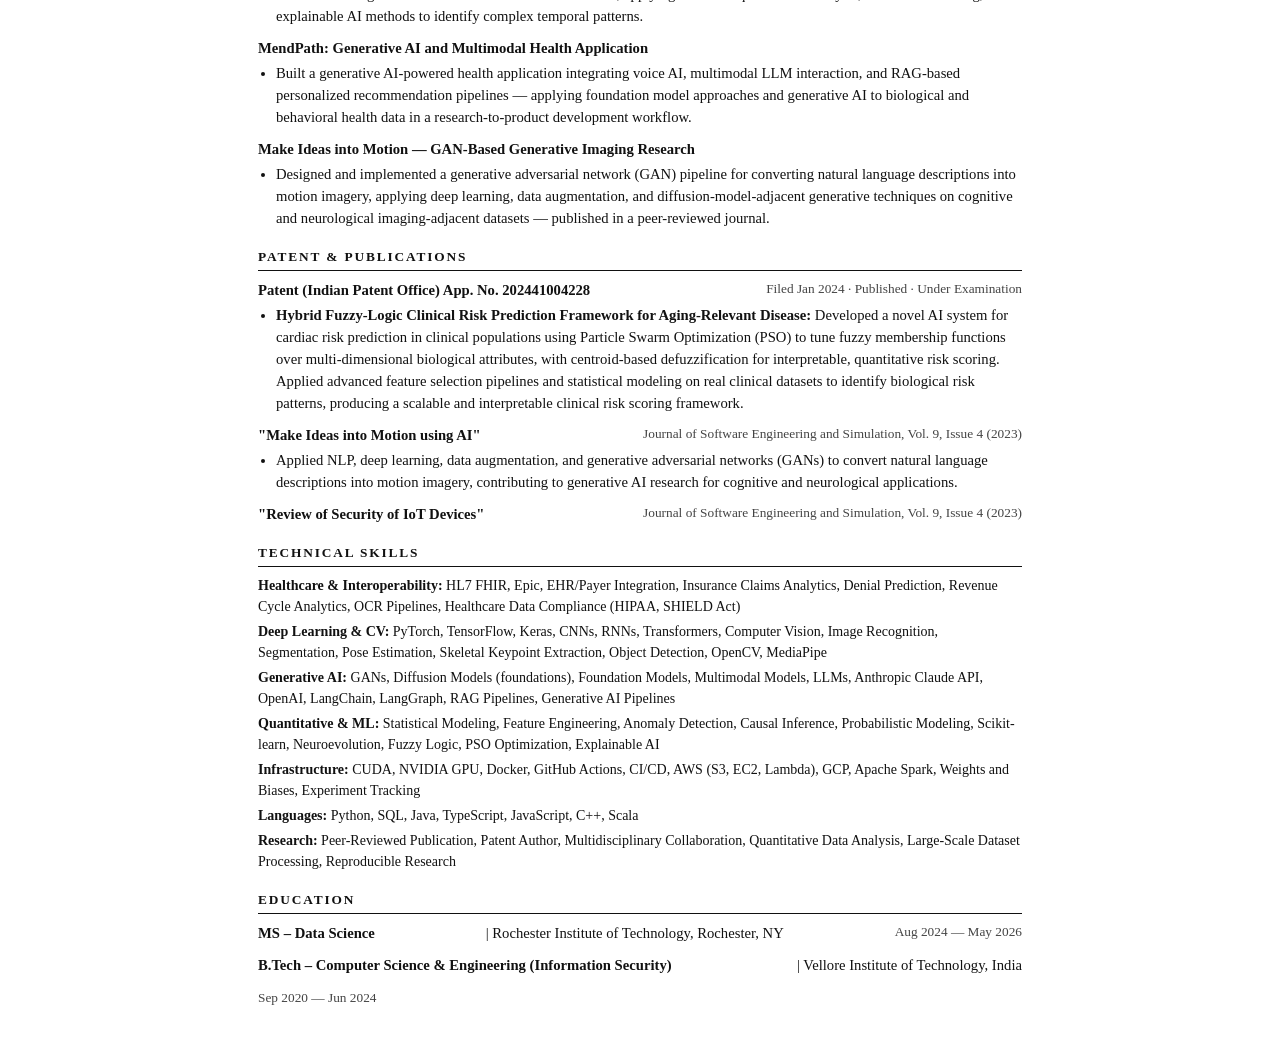
<file: resume.html>
<!DOCTYPE html>
<html lang="en">
<head>
<meta charset="utf-8"/>
<meta name="viewport" content="width=device-width, initial-scale=1"/>
<title>Résumé — Anusha Seshadri</title>
<meta name="description" content="Anusha Seshadri — résumé. AI Engineer at Digestive Disease Care; M.S. Data Science, RIT."/>
<meta name="robots" content="noindex"/>
<style>
  *{box-sizing:border-box;margin:0;padding:0}
  body{font:11pt/1.5 Georgia,'Times New Roman',serif;color:#111;background:#fff;max-width:820px;margin:0 auto;padding:40px 28px}
  h1{font-size:22pt;letter-spacing:.02em;line-height:1.1}
  .sub{font-size:10.5pt;color:#444;margin:4px 0 10px}
  .sub a{color:#111}
  .summary{font-size:10.5pt;margin-bottom:6px}
  h2{font-size:10pt;text-transform:uppercase;letter-spacing:.14em;border-bottom:1.5px solid #111;padding-bottom:3px;margin:18px 0 8px}
  .item{margin-bottom:10px}
  .head{display:flex;justify-content:space-between;gap:12px;flex-wrap:wrap}
  .head b{font-size:11pt}
  .head span{color:#444;font-size:10pt;white-space:nowrap}
  .org{font-style:italic;color:#333}
  ul{padding-left:18px;margin-top:3px}
  li{margin-bottom:2px}
  .skills p{margin-bottom:4px;font-size:10.5pt}
  .bar{display:flex;justify-content:space-between;align-items:center;margin-bottom:22px;font:10pt system-ui,sans-serif}
  .bar a,.bar button{font:inherit;color:#111;text-decoration:none;border:1.5px solid #111;background:#fff;padding:5px 10px;cursor:pointer}
  .bar button:hover,.bar a:hover{background:#111;color:#fff}
  @media print{.bar{display:none}body{padding:0;max-width:none}a{color:#111;text-decoration:none}h2{break-after:avoid}.item{break-inside:avoid}}
</style>
</head>
<body>

<div class="bar">
  <a href="index.html">← Back to site</a>
  <button type="button" onclick="window.print()">Print / save as PDF</button>
</div>

<h1>Anusha Seshadri</h1>
<p class="sub">New York City · <a href="mailto:anushaseshadri1901@gmail.com">anushaseshadri1901@gmail.com</a> · <a href="https://www.linkedin.com/in/anusha-seshadri-9021a3215/">LinkedIn</a> · <a href="https://github.com/Anusha19011901">GitHub</a></p>
<p class="summary">AI / Data Scientist leading the AI and data science function at Digestive Disease Care, applying deep learning, generative AI, and applied statistics to healthcare operations, claims, and interoperability problems. M.S. in Data Science from Rochester Institute of Technology. Holds an Indian patent for a novel AI-driven clinical risk prediction framework applying optimized membership functions and defuzzification to multi-dimensional biological attributes. Strong quantitative and programming foundations in Python, PyTorch, and CUDA, with experience analyzing large-scale imaging-adjacent and sensor datasets in multidisciplinary research settings.</p>

<h2>Experience</h2>
<div class="item">
  <div class="head"><b>AI Engineer</b><span>Jun 2026 — Present</span></div>
  <div class="org">Digestive Disease Care — New York, NY</div>
  <ul>
    <li>Leading an AI and data science initiative focused on claims and revenue cycle operations, including a denial-prediction model, automated insurance verification at intake, and payer performance analytics, in active discovery with billing and clinical teams to map current systems and historical claims data.</li>
    <li>Scoping an interoperability layer to standardize payer data exchange, evaluating HL7 FHIR-based integration with the practice's Epic environment to support real-time eligibility checks and cost estimation.</li>
    <li>Designing an OCR-based insurance card intake pipeline paired with DDC's historical billing data to generate pre-visit out-of-pocket cost estimates for patients.</li>
    <li>Applying prior AI/ML research experience (deep learning, NLP, generative AI) to healthcare-specific problems, including claims denial patterns, patient billing communication, and operational analytics.</li>
    <li>One of two founding members of DDC's AI/Data Science function, positioned to lead the team as it scopes and hires additional engineers to build out the roadmap.</li>
  </ul>
</div>
<div class="item">
  <div class="head"><b>AI / ML Research Scientist</b><span>Jan 2025 — May 2026</span></div>
  <div class="org">Rochester Institute of Technology (NGAFID)</div>
  <ul>
    <li>Developed and applied advanced AI and deep learning methods to research questions in large-scale sensor and time-series data analysis, building and optimizing computational approaches for anomaly detection and pattern recognition on real-world operational datasets from the NGAFID aviation database.</li>
    <li>Designed, built, and trained deep learning models using PyTorch and CUDA on NVIDIA GPU, training 10,000+ neural network architectures in parallel via neuroevolutionary search (EXAMM), applying rigorous quantitative analysis and statistical validation to extract meaningful patterns from complex, high-dimensional sensor data.</li>
  </ul>
</div>
<div class="item">
  <div class="head"><b>Graduate Assistant</b><span>Aug 2025 — May 2026</span></div>
  <div class="org">Center for Leadership and Civic Engagement, RIT</div>
  <ul>
    <li>Applied generative AI and foundation model approaches (Anthropic Claude API) to develop new computational methods for workflow automation, contributing reusable AI patterns and collaborating closely with cross-functional teams to integrate AI capabilities into research and operational workflows.</li>
  </ul>
</div>
<div class="item">
  <div class="head"><b>Data Science Intern</b><span>Dec 2023 — Feb 2024</span></div>
  <div class="org">TATA Elxsi</div>
  <ul>
    <li>Developed and applied machine learning methods to large-scale sensor and behavioral datasets, building computational approaches for classification, anomaly detection, and pattern recognition that improved system efficiency by 15% and reduced errors by 20% in a collaborative, multidisciplinary engineering environment.</li>
  </ul>
</div>
<div class="item">
  <div class="head"><b>Applied Data Science Intern</b><span>May 2023 — Jul 2023</span></div>
  <div class="org">Smartbridge · Google Developers</div>
  <ul>
    <li>Designed and deployed deep learning-based prediction pipelines from data ingestion through model serving, applying neural network architectures and generative AI-adjacent modeling techniques in a collaborative research-to-production workflow.</li>
  </ul>
</div>

<h2>Projects &amp; research</h2>
<div class="item">
  <div class="head"><b>shadow360: Healthcare Career-Exploration Platform</b><span>Digestive Disease Care</span></div>
  <ul>
    <li>Designed and built a server-authoritative assessment and eligibility engine that scores exams, enforces timing, and gates shadowing access based on rule-driven, per-student logic, replacing a client-side prototype with exploitable scoring and access gaps.</li>
    <li>Built a resumable assessment pipeline that draws and shuffles per-attempt question snapshots from a question bank and issues immutable certification records that persist across retakes.</li>
    <li>Implemented data protections for a minor-heavy user base, including JWT auth with concurrency guards, per-account and per-IP rate limiting, and audit logging, aligned to NY Child Data Protection Act and SHIELD Act requirements.</li>
  </ul>
</div>
<div class="item">
  <div class="head"><b>YogiSync: Real-Time Computer Vision and Pose Recognition System</b></div>
  <ul>
    <li>Built a real-time computer vision pipeline using OpenCV and MediaPipe for live skeletal keypoint extraction, pose landmark detection, and multi-class pose classification from continuous video streams, training a custom Random Forest model on a self-collected diverse imaging dataset with rigorous preprocessing and validation.</li>
    <li>Integrated generative AI (Google Gemini LLM) for personalized coaching and multimodal interaction, applying deep learning and image analysis techniques to extract meaningful patterns from live visual data streams in real time.</li>
  </ul>
</div>
<div class="item">
  <div class="head"><b>Predictive Anomaly Detection in NGAFID Aviation Data — Deep Learning Research</b></div>
  <ul><li>Architected a 2-stage deep learning research pipeline combining One-Class SVM and neuroevolutionary RNNs for anomaly detection on large-scale real-world time-series sensor data, applying advanced quantitative analysis, statistical modeling, and explainable AI methods to identify complex temporal patterns.</li></ul>
</div>
<div class="item">
  <div class="head"><b>MendPath: Generative AI and Multimodal Health Application</b></div>
  <ul><li>Built a generative AI-powered health application integrating voice AI, multimodal LLM interaction, and RAG-based personalized recommendation pipelines — applying foundation model approaches and generative AI to biological and behavioral health data in a research-to-product development workflow.</li></ul>
</div>
<div class="item">
  <div class="head"><b>Make Ideas into Motion — GAN-Based Generative Imaging Research</b></div>
  <ul><li>Designed and implemented a generative adversarial network (GAN) pipeline for converting natural language descriptions into motion imagery, applying deep learning, data augmentation, and diffusion-model-adjacent generative techniques on cognitive and neurological imaging-adjacent datasets — published in a peer-reviewed journal.</li></ul>
</div>

<h2>Patent &amp; publications</h2>
<div class="item"><div class="head"><b>Patent (Indian Patent Office) App. No. 202441004228</b><span>Filed Jan 2024 · Published · Under Examination</span></div><ul><li><b>Hybrid Fuzzy-Logic Clinical Risk Prediction Framework for Aging-Relevant Disease:</b> Developed a novel AI system for cardiac risk prediction in clinical populations using Particle Swarm Optimization (PSO) to tune fuzzy membership functions over multi-dimensional biological attributes, with centroid-based defuzzification for interpretable, quantitative risk scoring. Applied advanced feature selection pipelines and statistical modeling on real clinical datasets to identify biological risk patterns, producing a scalable and interpretable clinical risk scoring framework.</li></ul></div>
<div class="item"><div class="head"><b>"Make Ideas into Motion using AI"</b><span>Journal of Software Engineering and Simulation, Vol. 9, Issue 4 (2023)</span></div><ul><li>Applied NLP, deep learning, data augmentation, and generative adversarial networks (GANs) to convert natural language descriptions into motion imagery, contributing to generative AI research for cognitive and neurological applications.</li></ul></div>
<div class="item"><div class="head"><b>"Review of Security of IoT Devices"</b><span>Journal of Software Engineering and Simulation, Vol. 9, Issue 4 (2023)</span></div></div>

<h2>Technical skills</h2>
<div class="skills">
  <p><b>Healthcare &amp; Interoperability:</b> HL7 FHIR, Epic, EHR/Payer Integration, Insurance Claims Analytics, Denial Prediction, Revenue Cycle Analytics, OCR Pipelines, Healthcare Data Compliance (HIPAA, SHIELD Act)</p>
  <p><b>Deep Learning &amp; CV:</b> PyTorch, TensorFlow, Keras, CNNs, RNNs, Transformers, Computer Vision, Image Recognition, Segmentation, Pose Estimation, Skeletal Keypoint Extraction, Object Detection, OpenCV, MediaPipe</p>
  <p><b>Generative AI:</b> GANs, Diffusion Models (foundations), Foundation Models, Multimodal Models, LLMs, Anthropic Claude API, OpenAI, LangChain, LangGraph, RAG Pipelines, Generative AI Pipelines</p>
  <p><b>Quantitative &amp; ML:</b> Statistical Modeling, Feature Engineering, Anomaly Detection, Causal Inference, Probabilistic Modeling, Scikit-learn, Neuroevolution, Fuzzy Logic, PSO Optimization, Explainable AI</p>
  <p><b>Infrastructure:</b> CUDA, NVIDIA GPU, Docker, GitHub Actions, CI/CD, AWS (S3, EC2, Lambda), GCP, Apache Spark, Weights and Biases, Experiment Tracking</p>
  <p><b>Languages:</b> Python, SQL, Java, TypeScript, JavaScript, C++, Scala</p>
  <p><b>Research:</b> Peer-Reviewed Publication, Patent Author, Multidisciplinary Collaboration, Quantitative Data Analysis, Large-Scale Dataset Processing, Reproducible Research</p>
</div>

<h2>Education</h2>
<div class="item"><div class="head"><b>MS – Data Science</b> | Rochester Institute of Technology, Rochester, NY<span>Aug 2024 — May 2026</span></div></div>
<div class="item"><div class="head"><b>B.Tech – Computer Science &amp; Engineering (Information Security)</b> | Vellore Institute of Technology, India<span>Sep 2020 — Jun 2024</span></div></div>

</body>
</html>
</file>
<file: styles.css>
/* ============================================================
   ANUSHA SESHADRI — design system
   ink-on-paper panels · inverse mode for featured work
   motion: minimal. quick stepped reveals, hover lifts, cursor.
   ============================================================ */

:root {
  --paper: #f3efe6;
  --ink:   #141414;
  --red:   #d5281b;
  --mute:  #6f6a62;
  --tone:  rgba(20,20,20,.55);

  --font-display: 'Anton', Impact, 'Arial Narrow', sans-serif;
  --font-body:    'Zen Kaku Gothic New', 'Hiragino Sans', system-ui, sans-serif;
  --font-mono:    'DotGothic16', 'Courier New', monospace;

  --snap: steps(3, end);
  --bw: 3px;
  --shadow: 8px 8px 0 var(--ink);
  --gutter: clamp(16px, 4vw, 56px);
  --maxw: 1280px;
}

/* inverse — dark panel, same red */
.inverse {
  --paper: #0a0a0a;
  --ink:   #efe9dc;
  --mute:  #8a8479;
  --tone:  rgba(239,233,220,.45);
  background: var(--paper);
  color: var(--ink);
}

*, *::before, *::after { box-sizing: border-box; margin: 0; padding: 0; }
html { scroll-behavior: smooth; -webkit-text-size-adjust: 100%; }
body {
  font-family: var(--font-body);
  background: var(--paper);
  color: var(--ink);
  line-height: 1.65;
  font-size: 1.02rem;
  overflow-x: hidden;
  min-height: 100vh;
}
::selection { background: var(--red); color: #fff; }
img { max-width: 100%; display: block; }
a { color: inherit; text-decoration: none; }
button { font: inherit; color: inherit; background: none; border: 0; cursor: pointer; }

@media (pointer: fine) {
  body.has-cursor, body.has-cursor a, body.has-cursor button,
  body.has-cursor input, body.has-cursor textarea { cursor: none; }
}

/* ============================================================
   Typography
   ============================================================ */
.display { font-family: var(--font-display); text-transform: uppercase; line-height: .88; font-weight: 400; }
.mono { font-family: var(--font-mono); letter-spacing: .02em; }
.eyebrow {
  font-family: var(--font-mono);
  font-size: .78rem;
  text-transform: uppercase;
  letter-spacing: .14em;
  display: inline-flex; align-items: center; gap: .6em;
}
.eyebrow::before { content: ''; width: 1.6em; height: var(--bw); background: var(--red); }
.h-section {
  font-family: var(--font-display);
  text-transform: uppercase;
  font-size: clamp(2.6rem, 7.5vw, 6rem);
  line-height: .9;
  margin: .25em 0 .5em;
}
.h-section .sub {
  display: block;
  font-family: var(--font-mono);
  font-size: .2em;
  letter-spacing: .25em;
  color: var(--red);
  margin-bottom: .6em;
}
.lede { font-size: clamp(1.05rem, 1.6vw, 1.3rem); max-width: 46ch; line-height: 1.6; }
.mute { color: var(--mute); }
.red  { color: var(--red); }

/* ============================================================
   Layout
   ============================================================ */
.wrap { width: min(100% - 2 * var(--gutter), var(--maxw)); margin-inline: auto; }
section { padding-block: clamp(3.5rem, 8vw, 7rem); position: relative; }
.section--tight { padding-block: clamp(2rem, 4vw, 3.5rem); }
.rule-top { border-top: var(--bw) solid var(--ink); }

/* ============================================================
   Nav
   ============================================================ */
.nav { position: sticky; top: 0; z-index: 50; background: var(--paper); border-bottom: var(--bw) solid var(--ink); }
.nav__in { display: flex; align-items: center; justify-content: space-between; gap: 1.5rem; min-height: 64px; }
.nav__brand { font-family: var(--font-display); text-transform: uppercase; font-size: 1.25rem; letter-spacing: .02em; }
.nav__links { display: flex; gap: clamp(.8rem, 2.5vw, 2rem); list-style: none; }
.nav__links a {
  font-family: var(--font-mono); font-size: .82rem; text-transform: uppercase; letter-spacing: .12em;
  padding: .35em 0; position: relative;
}
.nav__links a::after {
  content: ''; position: absolute; left: 0; right: 100%; bottom: 0;
  height: var(--bw); background: var(--red);
  transition: right 160ms var(--snap);
}
.nav__links a:hover::after, .nav__links a[aria-current="page"]::after { right: 0; }
.nav__links a[aria-current="page"] { color: var(--red); }
.nav__tools { display: flex; gap: .5rem; align-items: center; }
@media (max-width: 720px) {
  .nav__in { flex-wrap: wrap; row-gap: .4rem; padding-block: .6rem; }
  .nav__brand { font-size: 1.05rem; }
  .nav__in > nav { order: 3; width: 100%; }
  .nav__links { justify-content: space-between; border-top: 2px solid var(--ink); padding-top: .5rem; }
  .nav__links a { font-size: .74rem; }
  .nav__tools .btn--sm { padding: .45em .6em; font-size: .66rem; }
}

/* ============================================================
   Buttons / tags
   ============================================================ */
.btn {
  display: inline-flex; align-items: center; gap: .6em;
  font-family: var(--font-mono); font-size: .9rem; text-transform: uppercase; letter-spacing: .12em;
  padding: .8em 1.4em;
  border: var(--bw) solid var(--ink);
  background: var(--paper); color: var(--ink);
  box-shadow: 5px 5px 0 var(--ink);
  transition: transform 120ms var(--snap), box-shadow 120ms var(--snap);
  user-select: none;
}
.btn:hover { transform: translate(-2px, -2px); box-shadow: 8px 8px 0 var(--ink); }
.btn:active { transform: translate(4px, 4px); box-shadow: 0 0 0 var(--ink); }
.btn--ink { background: var(--ink); color: var(--paper); }
.btn--red { background: var(--red); color: #fff; border-color: var(--red); }
.btn--sm { font-size: .72rem; padding: .55em 1em; box-shadow: 3px 3px 0 var(--ink); }
.btn--sm:hover { box-shadow: 5px 5px 0 var(--ink); }

.tags { display: flex; flex-wrap: wrap; gap: .45rem; }
.tag {
  font-family: var(--font-mono); font-size: .7rem; text-transform: uppercase; letter-spacing: .1em;
  border: 2px solid var(--ink); padding: .25em .6em; line-height: 1.4; background: var(--paper);
}

/* ============================================================
   Panels
   ============================================================ */
.panels { display: grid; grid-template-columns: repeat(12, minmax(0, 1fr)); gap: 14px; }
.panels--roomy { gap: clamp(20px, 3vw, 40px); }
.panels .divider { padding-top: clamp(1rem, 2vw, 1.5rem); }
.panel {
  position: relative;
  border: var(--bw) solid var(--ink);
  background: var(--paper); color: var(--ink);
  overflow: hidden; min-width: 0;
}
.panel--shadow { box-shadow: var(--shadow); }
.panel--featured { box-shadow: 8px 8px 0 var(--red); }
.panel__in { padding: clamp(1.1rem, 2.4vw, 2rem); position: relative; z-index: 1; }
.s12{grid-column:span 12}.s8{grid-column:span 8}.s7{grid-column:span 7}.s6{grid-column:span 6}
.s5{grid-column:span 5}.s4{grid-column:span 4}
@media (max-width: 860px) { .s8,.s7,.s6,.s5,.s4 { grid-column: span 12; } .panels { gap: 12px; } .panels--roomy { gap: 22px; } }

/* halftone overlay */
.tone::after {
  content: ''; position: absolute; inset: 0;
  background-image: radial-gradient(var(--tone) .9px, transparent 1.1px);
  background-size: 5px 5px; opacity: .28; pointer-events: none; z-index: 0;
}
.tone--corner::after {
  -webkit-mask: linear-gradient(135deg, #000 0%, transparent 55%);
          mask: linear-gradient(135deg, #000 0%, transparent 55%);
  opacity: .5;
}
/* fine horizontal rules (static) */
.lines {
  position: absolute; inset: 0;
  background: repeating-linear-gradient(180deg, var(--ink) 0 1px, transparent 1px 7px);
  -webkit-mask: linear-gradient(90deg, #000, transparent 60%);
          mask: linear-gradient(90deg, #000, transparent 60%);
  opacity: .18; pointer-events: none;
}

/* ============================================================
   Title card + project panel
   ============================================================ */
.tcard { display: grid; gap: .35rem; }
.tcard__ep { font-family: var(--font-mono); font-size: .78rem; letter-spacing: .18em; color: var(--red); text-transform: uppercase; }
.tcard__title { font-family: var(--font-display); text-transform: uppercase; font-size: clamp(1.7rem, 3.4vw, 2.7rem); line-height: .92; }
.tcard__sub { font-family: var(--font-mono); font-size: .8rem; letter-spacing: .06em; color: var(--mute); text-transform: uppercase; }

.ep { display: grid; grid-template-rows: auto 1fr auto; min-height: 100%; }
.ep__still { border-bottom: var(--bw) solid var(--ink); background: var(--paper); aspect-ratio: 16 / 9; position: relative; overflow: hidden; }
.ep__still svg { width: 100%; height: 100%; display: block; }
.ep__body { padding: clamp(1rem, 2.2vw, 1.6rem); display: grid; gap: .9rem; align-content: start; }
.ep__desc { font-size: .95rem; line-height: 1.6; }
.ep__foot { padding: .9rem clamp(1rem, 2.2vw, 1.6rem); border-top: 2px solid var(--ink); display: flex; justify-content: space-between; align-items: center; gap: 1rem; }
.ep__body .kv { font-size: .78rem; }
.panel.ep { transition: transform 120ms var(--snap), box-shadow 120ms var(--snap); }
.panel.ep:hover { transform: translate(-3px, -3px); box-shadow: 10px 10px 0 var(--ink); }
.panel.ep.panel--featured:hover { box-shadow: 10px 10px 0 var(--red); }

.ep--h { grid-template-rows: none; grid-template-columns: minmax(0,1.15fr) minmax(0,1fr); }
.ep--h .ep__still { border-bottom: 0; border-right: var(--bw) solid var(--ink); aspect-ratio: auto; min-height: 320px; }
.ep--h > div { display: grid; grid-template-rows: 1fr auto; }
.ep--h .kv { margin-block: .2rem; }
@media (max-width: 860px) {
  .ep--h { grid-template-columns: minmax(0,1fr); }
  .ep--h .ep__still { border-right: 0; border-bottom: var(--bw) solid var(--ink); aspect-ratio: 16 / 9; min-height: 0; }
}

.kv { display: grid; grid-template-columns: max-content 1fr; gap: .35rem 1.25rem; font-family: var(--font-mono); font-size: .85rem; }
.kv dt { color: var(--red); letter-spacing: .12em; text-transform: uppercase; }
.kv dd { letter-spacing: .02em; }

.panel.mini { transition: transform 120ms var(--snap), box-shadow 120ms var(--snap); display: block; }
.panel.mini:hover { transform: translate(-3px, -3px); box-shadow: 8px 8px 0 var(--ink); }
.ep__desc code { font-family: var(--font-mono); font-size: .92em; }

/* home-page project tiles */
.s3 { grid-column: span 3; }
.tiles { gap: 14px; }
.tile { display: grid; grid-template-rows: auto 1fr; }
.tile__still { border-bottom: var(--bw) solid var(--ink); background: var(--paper); aspect-ratio: 16 / 10; position: relative; overflow: hidden; }
.tile__still svg { width: 100%; height: 100%; display: block; position: relative; z-index: 1; }
.tile .panel__in { display: grid; gap: .35rem; align-content: start; padding: .9rem 1rem 1rem; }
.tile__title { font-family: var(--font-display); text-transform: uppercase; font-size: 1.25rem; line-height: .95; font-weight: 400; }
.tile__cat {
  font-family: var(--font-mono); font-size: .66rem; letter-spacing: .16em; text-transform: uppercase; color: var(--red);
  opacity: 0; transform: translateY(4px);
  transition: opacity 120ms var(--snap), transform 120ms var(--snap);
}
.tile:hover .tile__cat, .tile:focus-visible .tile__cat { opacity: 1; transform: none; }
.panel.mini.panel--featured:hover { box-shadow: 10px 10px 0 var(--red); }
@media (max-width: 860px) { .s3 { grid-column: span 6; } }
@media (max-width: 480px) { .tiles { gap: 10px; } .tile .panel__in { padding: .7rem .8rem .8rem; } .tile__title { font-size: 1.05rem; } .tile__cat { opacity: 1; transform: none; } .tiles__cap { display: none; } }

/* slim patent banner */
.banner__in { display: flex; align-items: center; justify-content: space-between; gap: 1.5rem; padding-block: 1.1rem; }
.banner__title { font-family: var(--font-display); text-transform: uppercase; font-size: clamp(1.5rem, 2.6vw, 2.1rem); line-height: 1; margin: .3rem 0 .35rem; font-weight: 400; }
.banner__sub { font-size: .92rem; max-width: 60ch; }
.banner .btn { flex-shrink: 0; }
@media (max-width: 720px) { .banner__in { flex-direction: column; align-items: flex-start; } }

/* ============================================================
   Reveal — one quick stepped fade, that's it
   ============================================================ */
[data-reveal] { opacity: 0; transform: translateY(10px); }
[data-reveal].in { animation: pop 200ms var(--snap) both; animation-delay: calc(var(--i, 0) * 60ms); }
@keyframes pop { to { opacity: 1; transform: none; } }

/* ============================================================
   Hero
   ============================================================ */
.hero {
  position: relative;
  display: grid; align-items: start;
  padding-block: clamp(1.5rem, 3vw, 2.5rem) clamp(2rem, 4vw, 3rem);
  overflow: hidden;
  border-bottom: var(--bw) solid var(--ink);
}
.hero__grid { position: relative; z-index: 1; display: grid; grid-template-columns: auto minmax(0,1fr); gap: clamp(1rem, 3vw, 3rem); align-items: end; }
.hero__vertical {
  writing-mode: vertical-rl;
  font-family: var(--font-mono); font-size: .78rem; letter-spacing: .3em; text-transform: uppercase;
  border-left: var(--bw) solid var(--ink); padding-left: .8em;
  align-self: start; min-height: 300px; color: var(--mute);
}
.hero__name {
  font-family: var(--font-display); text-transform: uppercase;
  font-size: clamp(3.6rem, 12vw, 11rem); line-height: 1; letter-spacing: -.005em;
  display: grid;
}
.hero__name { margin-top: .14em; }
.hero__name span { display: block; }
.hero__name .l2 { padding-left: .18em; }
.hero__name .outline { color: transparent; -webkit-text-stroke: 1.5px var(--ink); }
.hero__meta {
  display: grid; grid-template-columns: minmax(0,1fr) auto; gap: 2rem; align-items: end;
  margin-top: clamp(1rem, 2.5vw, 2rem); padding-top: 1rem; border-top: var(--bw) solid var(--ink);
}
.hero__lede { max-width: 52ch; font-size: clamp(1rem, 1.5vw, 1.2rem); }
.hero__cta { display: flex; gap: .8rem; flex-wrap: wrap; }
@media (max-width: 860px) {
  .hero__grid { grid-template-columns: minmax(0,1fr); }
  .hero__vertical { display: none; }
  .hero__meta { grid-template-columns: minmax(0,1fr); }
}

/* static fact strip */
.strip {
  background: var(--ink); color: var(--paper);
  border-bottom: var(--bw) solid var(--ink);
  font-family: var(--font-mono); font-size: .78rem; letter-spacing: .14em; text-transform: uppercase;
  padding: 1.4em 0;
}
.strip__in { display: flex; flex-wrap: wrap; gap: .5em 2.2em; }
.strip__in span::before { content: '—'; color: var(--red); margin-right: 2.2em; }
.strip__in span:first-child::before { content: none; }

/* ============================================================
   Patent section
   ============================================================ */
.scroll-grid { display: grid; grid-template-columns: minmax(0,1.1fr) minmax(0,.9fr); gap: clamp(1.5rem, 4vw, 4rem); align-items: center; }
.scroll-art svg { width: 100%; height: auto; display: block; }
@media (max-width: 860px) { .scroll-grid { grid-template-columns: minmax(0,1fr); } }

/* ============================================================
   Case study (patent.html)
   ============================================================ */
/* tighter vertical rhythm on the case study page only */
.cs section { padding-block: clamp(2rem, 4vw, 3.25rem); }
.cs .h-section { margin: .1em 0 .35em; }
.cs .grid-2 { gap: clamp(1.25rem, 3vw, 3rem); }
.cs .lede + * { margin-top: 1.2rem; }
.prose { max-width: 62ch; }
.prose p + p, .prose p + ul, .prose ul + p, .prose p + .panel { margin-top: .9rem; }
.todo { color: var(--red); font-family: var(--font-mono); font-size: .8em; letter-spacing: .1em; text-transform: uppercase; }

.steps { list-style: none; display: grid; grid-template-columns: repeat(3, minmax(0, 1fr)); gap: clamp(14px, 2vw, 24px); counter-reset: step; }
.step { transition: transform 120ms var(--snap), box-shadow 120ms var(--snap); }
.step:hover { transform: translate(-3px, -3px); box-shadow: 8px 8px 0 var(--ink); }
.step__title { font-family: var(--font-body); font-weight: 500; text-transform: uppercase; letter-spacing: .04em; font-size: 1.15rem; line-height: 1.2; margin: .4rem 0 .6rem; }
.step p { font-size: .92rem; line-height: 1.55; }
@media (max-width: 860px) { .steps { grid-template-columns: minmax(0, 1fr); } }

.chart { border: var(--bw) solid var(--ink); background: var(--paper); padding: .6rem .6rem .9rem; display: grid; gap: .8rem; }
.chart svg { width: 100%; height: auto; display: block; }
.legend { display: flex; flex-wrap: wrap; gap: .4rem 1.2rem; font-size: .72rem; letter-spacing: .1em; text-transform: uppercase; padding-inline: .4rem; }
.legend span { display: inline-flex; align-items: center; gap: .5em; }
.legend__sw { width: 1.8em; height: 0; border-top: 2px dashed var(--ink); opacity: .6; }
.legend__sw--gauss { border-top-style: dotted; }
.legend__sw--hybrid { border-top: 3px solid var(--red); opacity: 1; }
.sliders { display: grid; grid-template-columns: repeat(3, minmax(0, 1fr)); gap: .5rem .9rem; padding: .6rem .4rem 0; border-top: 2px solid var(--ink); }
.sliders label { display: grid; gap: .2rem; font-family: var(--font-mono); font-size: .74rem; letter-spacing: .12em; text-transform: uppercase; }
.sliders output { color: var(--red); margin-left: .3em; }
.sliders input[type=range] { width: 100%; accent-color: var(--red); margin: 0; }
@media (max-width: 480px) { .sliders { grid-template-columns: repeat(2, minmax(0, 1fr)); } }

/* figures */
.fig { border: var(--bw) solid var(--ink); background: #fff; margin: 0; }
.fig img { width: 100%; height: auto; display: block; }
.fig figcaption { font-family: var(--font-mono); font-size: .72rem; letter-spacing: .08em; color: var(--mute); padding: .55rem .8rem; border-top: 2px solid var(--ink); background: var(--paper); }
.figs { margin-top: 1.6rem; align-items: start; }
.cs .prose ul li + li { margin-top: .35rem; }
.tbl-wrap { overflow-x: auto; border: var(--bw) solid var(--ink); margin-top: .8rem; }
.tbl { width: 100%; border-collapse: collapse; font-family: var(--font-mono); font-size: .78rem; letter-spacing: .04em; }
.tbl th, .tbl td { padding: .6em .8em; text-align: left; border-bottom: 2px solid var(--ink); vertical-align: top; }
.tbl th { white-space: nowrap; }
.tbl th { background: var(--ink); color: var(--paper); text-transform: uppercase; letter-spacing: .12em; font-weight: 400; }
.tbl tbody tr:last-child td { border-bottom: 0; }

/* ============================================================
   CTA band
   ============================================================ */
.next { position: relative; overflow: hidden; border-block: var(--bw) solid var(--ink); }
.next__lines { font-family: var(--font-display); text-transform: uppercase; font-size: clamp(1.4rem, 3vw, 2.4rem); line-height: 1.05; display: grid; gap: .1em; }
.next__lines span { display: block; }
.next__lines .cut { color: var(--red); }

/* ============================================================
   About
   ============================================================ */
.sheet { display: grid; grid-template-columns: minmax(280px, 400px) minmax(0,1fr); gap: clamp(2rem, 5vw, 5rem); align-items: start; }
@media (max-width: 860px) { .sheet { grid-template-columns: minmax(0,1fr); } }
.sheet__side { max-width: 400px; }
.portrait {
  position: relative; border: var(--bw) solid var(--ink); box-shadow: var(--shadow);
  transform: rotate(-1.5deg); background: var(--ink); overflow: hidden;
  width: min(100%, 320px); aspect-ratio: 4 / 5;
}
.portrait img {
  width: 100%; height: 100%; object-fit: cover; object-position: center 22%;
  filter: grayscale(1) contrast(1.15);
  transition: filter 160ms var(--snap);
}
.profile { margin-top: 2rem; padding-top: 1.5rem; border-top: var(--bw) solid var(--ink); }
.portrait:hover img { filter: none; }
.portrait::after {
  content: ''; position: absolute; inset: 0;
  background-image: radial-gradient(rgba(0,0,0,.7) .9px, transparent 1.1px);
  background-size: 4px 4px; opacity: .35; pointer-events: none; mix-blend-mode: multiply;
}
.portrait__tag {
  position: absolute; top: 14px; left: -6px; z-index: 2;
  background: var(--red); color: #fff;
  font-family: var(--font-mono); font-size: .72rem; letter-spacing: .2em; text-transform: uppercase;
  padding: .4em .9em .4em 1.1em; border: var(--bw) solid var(--ink);
}
.portrait__num {
  position: absolute; right: 12px; bottom: 10px; z-index: 2;
  font-family: var(--font-mono); font-size: .75rem; letter-spacing: .15em;
  color: var(--paper); background: var(--ink); padding: .25em .6em;
}

.tl { display: grid; border-left: var(--bw) solid var(--ink); }
.tl__item { position: relative; padding: 0 0 2.2rem 1.6rem; }
.tl__item::before {
  content: ''; position: absolute; left: calc(-1 * var(--bw) - 7px); top: .45rem;
  width: 14px; height: 14px; background: var(--paper); border: var(--bw) solid var(--ink);
}
.tl__item:first-child::before { background: var(--red); }
.tl__head { display: flex; flex-wrap: wrap; align-items: baseline; gap: .4rem 1rem; }
.tl__role { font-family: var(--font-display); text-transform: uppercase; font-size: 1.5rem; }
.tl__org { font-weight: 700; }
.tl__date { font-family: var(--font-mono); font-size: .75rem; letter-spacing: .12em; color: var(--red); }
.tl ul { margin-top: .5rem; padding-left: 1.1rem; font-size: .93rem; }
.tl li { margin-bottom: .25rem; }

.skillgrid { display: grid; grid-template-columns: repeat(auto-fit, minmax(240px, 1fr)); gap: 14px; }
.skillgrid .panel__in { padding: 1.1rem 1.2rem; }
.skillgrid h4 { font-family: var(--font-mono); font-size: .75rem; letter-spacing: .16em; text-transform: uppercase; color: var(--red); margin-bottom: .6rem; }
.skillgrid ul { list-style: none; display: flex; flex-wrap: wrap; gap: .35rem .7rem; font-size: .88rem; }
.skillgrid li::before { content: '· '; color: var(--mute); }

/* ============================================================
   Contact
   ============================================================ */
.form { display: grid; gap: 1rem; }
.field { display: grid; gap: .35rem; }
.field label { font-family: var(--font-mono); font-size: .72rem; letter-spacing: .16em; text-transform: uppercase; }
.field input, .field textarea {
  font: inherit; color: var(--ink); background: var(--paper);
  border: var(--bw) solid var(--ink); padding: .75em .9em; outline: none; resize: vertical;
  transition: box-shadow 100ms var(--snap), transform 100ms var(--snap);
}
.field input:focus, .field textarea:focus { box-shadow: 5px 5px 0 var(--red); transform: translate(-2px,-2px); }
.links-col { display: grid; gap: .6rem; }
.link-row {
  display: flex; align-items: center; justify-content: space-between;
  border: var(--bw) solid var(--ink); padding: .9rem 1rem;
  font-family: var(--font-mono); letter-spacing: .08em; font-size: .9rem;
  transition: transform 100ms var(--snap), box-shadow 100ms var(--snap), background 100ms var(--snap), color 100ms var(--snap);
}
.link-row:hover { transform: translate(-2px,-2px); box-shadow: 5px 5px 0 var(--ink); background: var(--ink); color: var(--paper); }
.link-row small { color: var(--red); font-size: .7rem; letter-spacing: .15em; }

/* ============================================================
   Footer
   ============================================================ */
.footer { border-top: var(--bw) solid var(--ink); padding: 2.2rem 0 2rem; }
.footer__in { display: flex; justify-content: space-between; align-items: center; gap: 1.5rem; flex-wrap: wrap; }
.footer__links { display: flex; gap: 1.2rem; font-family: var(--font-mono); font-size: .78rem; letter-spacing: .12em; text-transform: uppercase; }
.footer__links a:hover { color: var(--red); }
.footer__note { font-family: var(--font-mono); font-size: .75rem; color: var(--mute); letter-spacing: .06em; }

/* ============================================================
   Cursor
   ============================================================ */
.cursor {
  position: fixed; left: 0; top: 0; z-index: 10000;
  width: 14px; height: 14px;
  background: var(--ink); border: 2px solid var(--paper);
  pointer-events: none; transform: translate(-50%, -50%);
  transition: width 90ms var(--snap), height 90ms var(--snap), background 90ms var(--snap);
  display: none; opacity: 0;
}
body.has-cursor .cursor { display: block; }
.cursor.is-link { width: 34px; height: 34px; background: var(--red); }
.cursor.is-text { width: 3px; height: 26px; }
.cursor__label {
  position: absolute; left: 22px; top: 50%; transform: translateY(-50%);
  font-family: var(--font-mono); font-size: .68rem; letter-spacing: .18em; text-transform: uppercase;
  background: var(--ink); color: var(--paper); padding: .2em .5em; white-space: nowrap; display: none;
}
.cursor.has-label .cursor__label { display: block; }

/* ============================================================
   Terminal drawer
   ============================================================ */
.term {
  position: fixed; left: 0; right: 0; bottom: 0; z-index: 8000;
  height: min(62vh, 560px);
  background: #0a0a0a; color: #efe9dc;
  border-top: var(--bw) solid #efe9dc;
  transform: translateY(100%);
  transition: transform 180ms steps(4, end);
  display: grid; grid-template-rows: auto 1fr auto;
  font-family: var(--font-mono);
}
.term.open { transform: translateY(0); }
.term__bar {
  display: flex; align-items: center; justify-content: space-between;
  padding: .55rem 1rem; border-bottom: 2px solid #efe9dc;
  font-size: .75rem; letter-spacing: .18em; text-transform: uppercase;
}
.term__bar b { color: #d5281b; margin-right: .8em; }
.term__close { color: #efe9dc; font-family: var(--font-mono); letter-spacing: .15em; font-size: .72rem; border: 2px solid #efe9dc; padding: .2em .6em; }
.term__close:hover { background: #d5281b; border-color: #d5281b; color: #fff; }
.term__out { overflow-y: auto; padding: .9rem 1rem; font-size: .92rem; line-height: 1.55; }
.term__out p { white-space: pre-wrap; color: #cfc8b8; }
.term__in { display: flex; align-items: center; gap: .6rem; padding: .7rem 1rem; border-top: 2px solid #efe9dc; }
.term__in .prompt { color: #d5281b; }
.term__in input { flex: 1; background: transparent; border: 0; outline: none; color: #efe9dc; font: inherit; caret-color: #d5281b; }
.term__in input::placeholder { color: #55514a; }
.term .hint { color: #55514a; font-size: .78rem; }

/* achievement + toast */
.achv {
  position: fixed; right: 24px; bottom: 24px; z-index: 9500;
  background: var(--paper); color: var(--ink);
  border: var(--bw) solid var(--ink); box-shadow: 8px 8px 0 var(--red);
  padding: .9rem 1.1rem; max-width: 320px;
  display: grid; grid-template-columns: auto 1fr; gap: .9rem; align-items: center;
  animation: pop 200ms var(--snap) both;
}
.achv__icon { font-family: var(--font-display); font-size: 1.6rem; color: var(--red); border: 3px solid var(--red); padding: .1em .35em; line-height: 1; }
.achv__k { font-family: var(--font-mono); font-size: .62rem; letter-spacing: .2em; text-transform: uppercase; color: var(--red); }
.achv__t { font-family: var(--font-display); text-transform: uppercase; font-size: 1.15rem; line-height: 1; }
.achv__s { font-family: var(--font-mono); font-size: .7rem; color: var(--mute); margin-top: .2rem; }
.toast {
  position: fixed; left: 50%; bottom: 28px; transform: translateX(-50%); z-index: 9500;
  background: var(--ink); color: var(--paper); border: var(--bw) solid var(--ink);
  font-family: var(--font-mono); font-size: .78rem; letter-spacing: .15em; text-transform: uppercase;
  padding: .55em 1.1em; box-shadow: 5px 5px 0 var(--red);
}

/* ============================================================
   Utilities
   ============================================================ */
.grid-2 { display: grid; grid-template-columns: minmax(0,1fr) minmax(0,1fr); gap: clamp(1.5rem, 4vw, 4rem); align-items: start; }
@media (max-width: 860px) { .grid-2 { grid-template-columns: minmax(0,1fr); } }
.row { display: flex; flex-wrap: wrap; gap: 1rem; align-items: center; }
.sp { justify-content: space-between; }

@media (prefers-reduced-motion: reduce) {
  *, *::before, *::after { animation: none !important; transition: none !important; }
  [data-reveal] { opacity: 1 !important; transform: none !important; }
  html { scroll-behavior: auto; }
}
@media print {
  .nav, .footer, .term, .cursor, .strip { display: none !important; }
  body { background: #fff; color: #000; }
}
</file>
